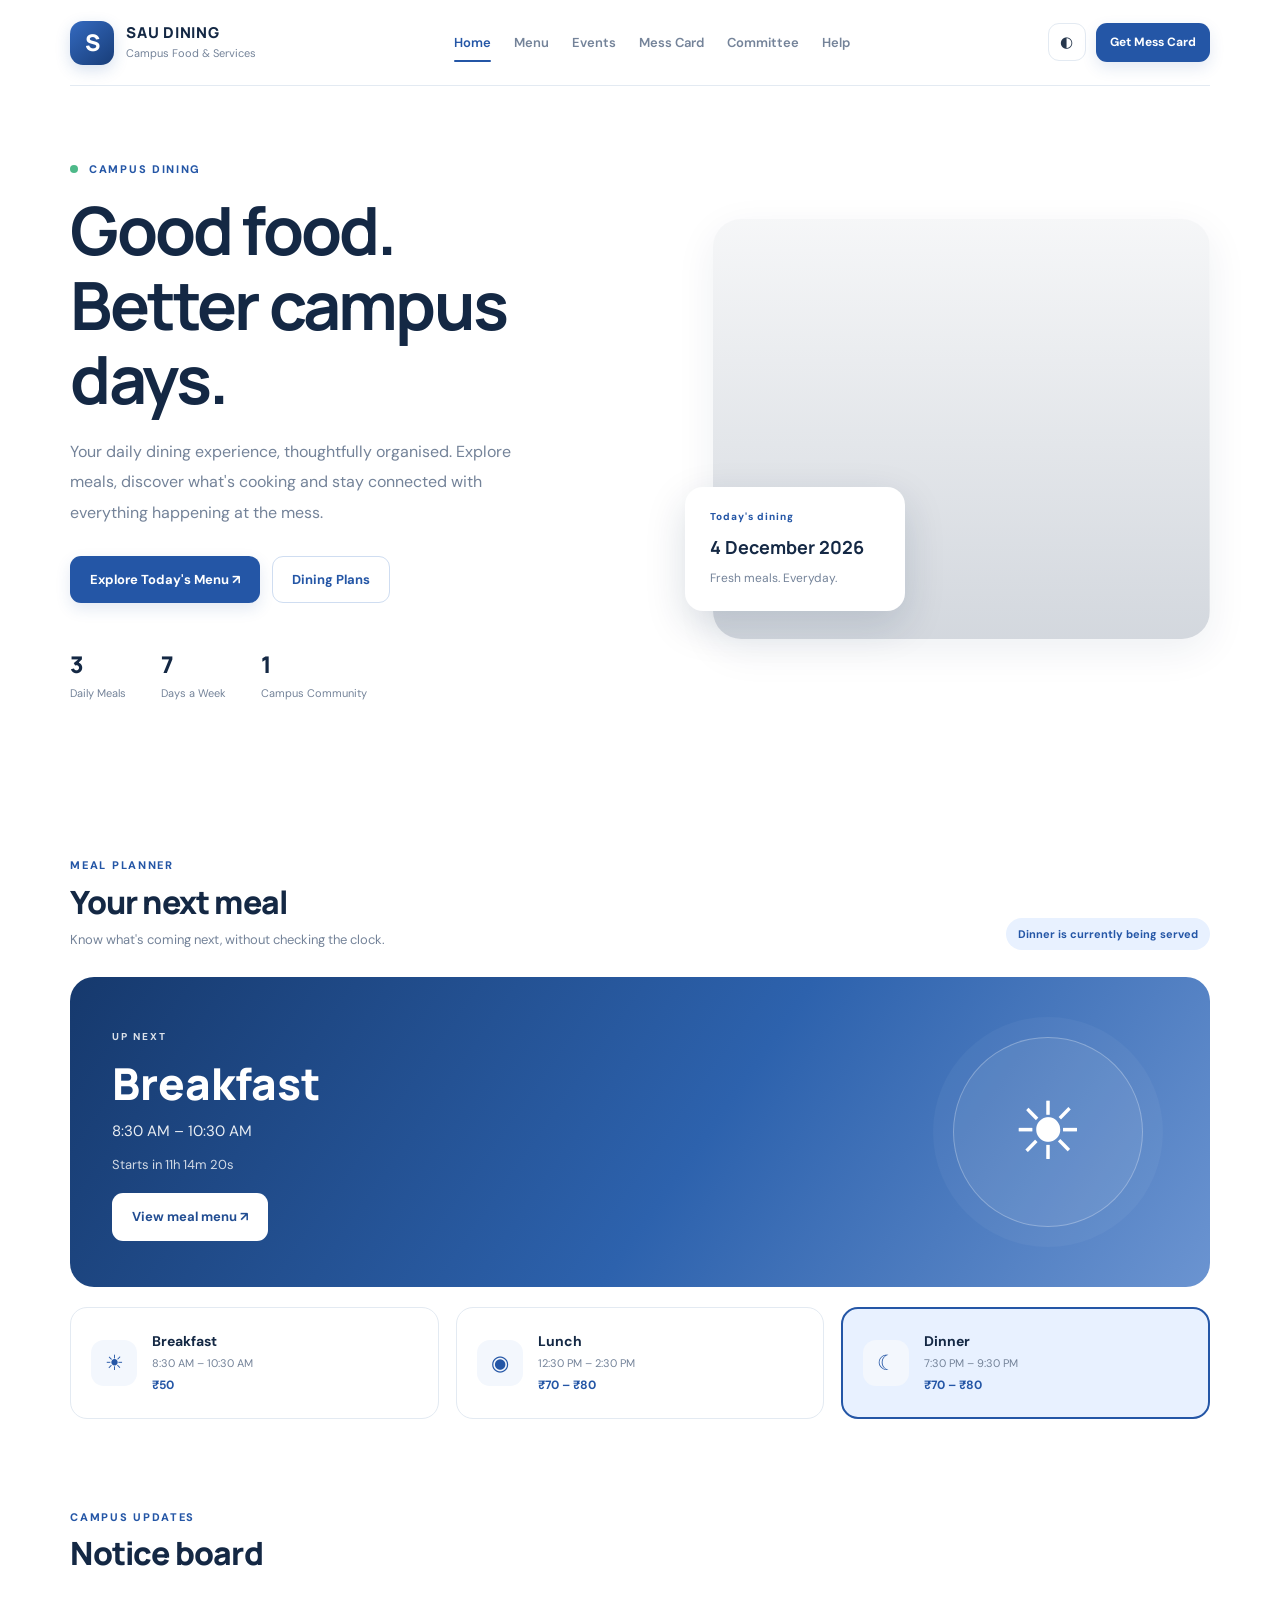
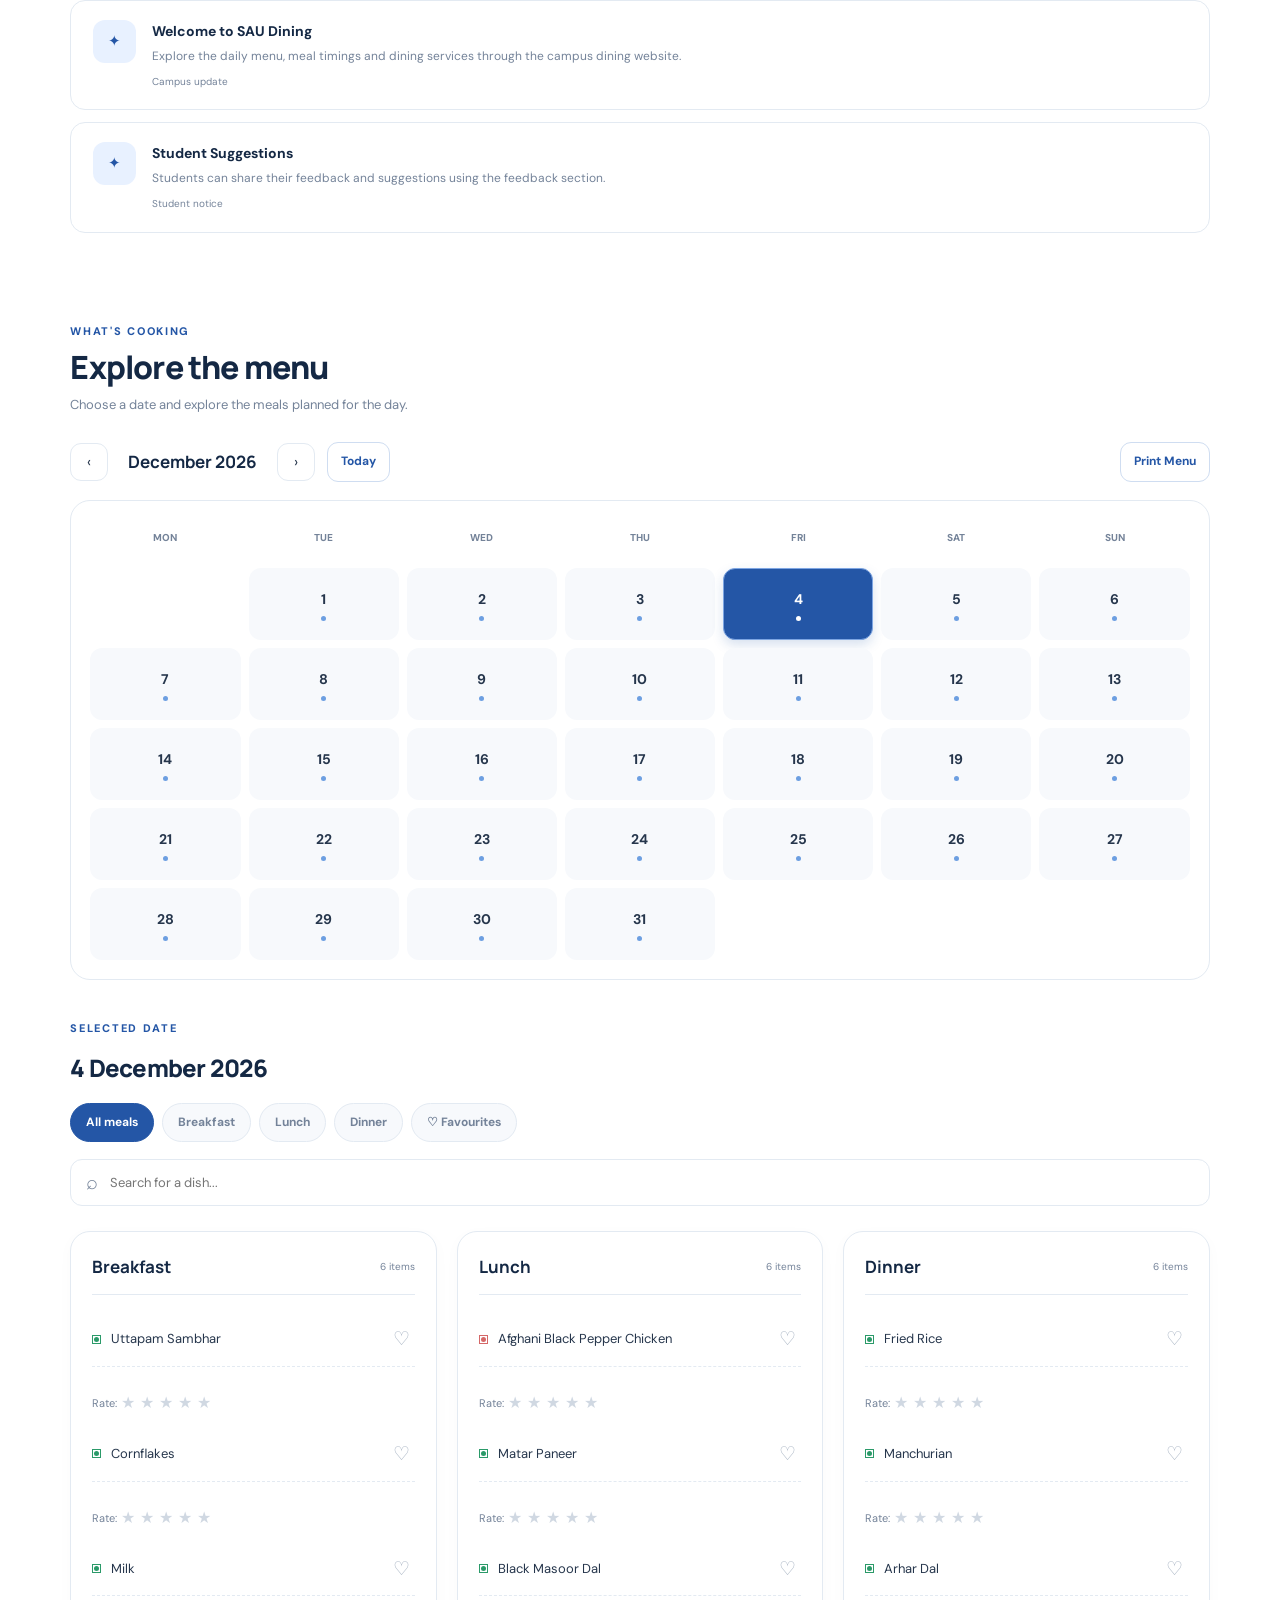
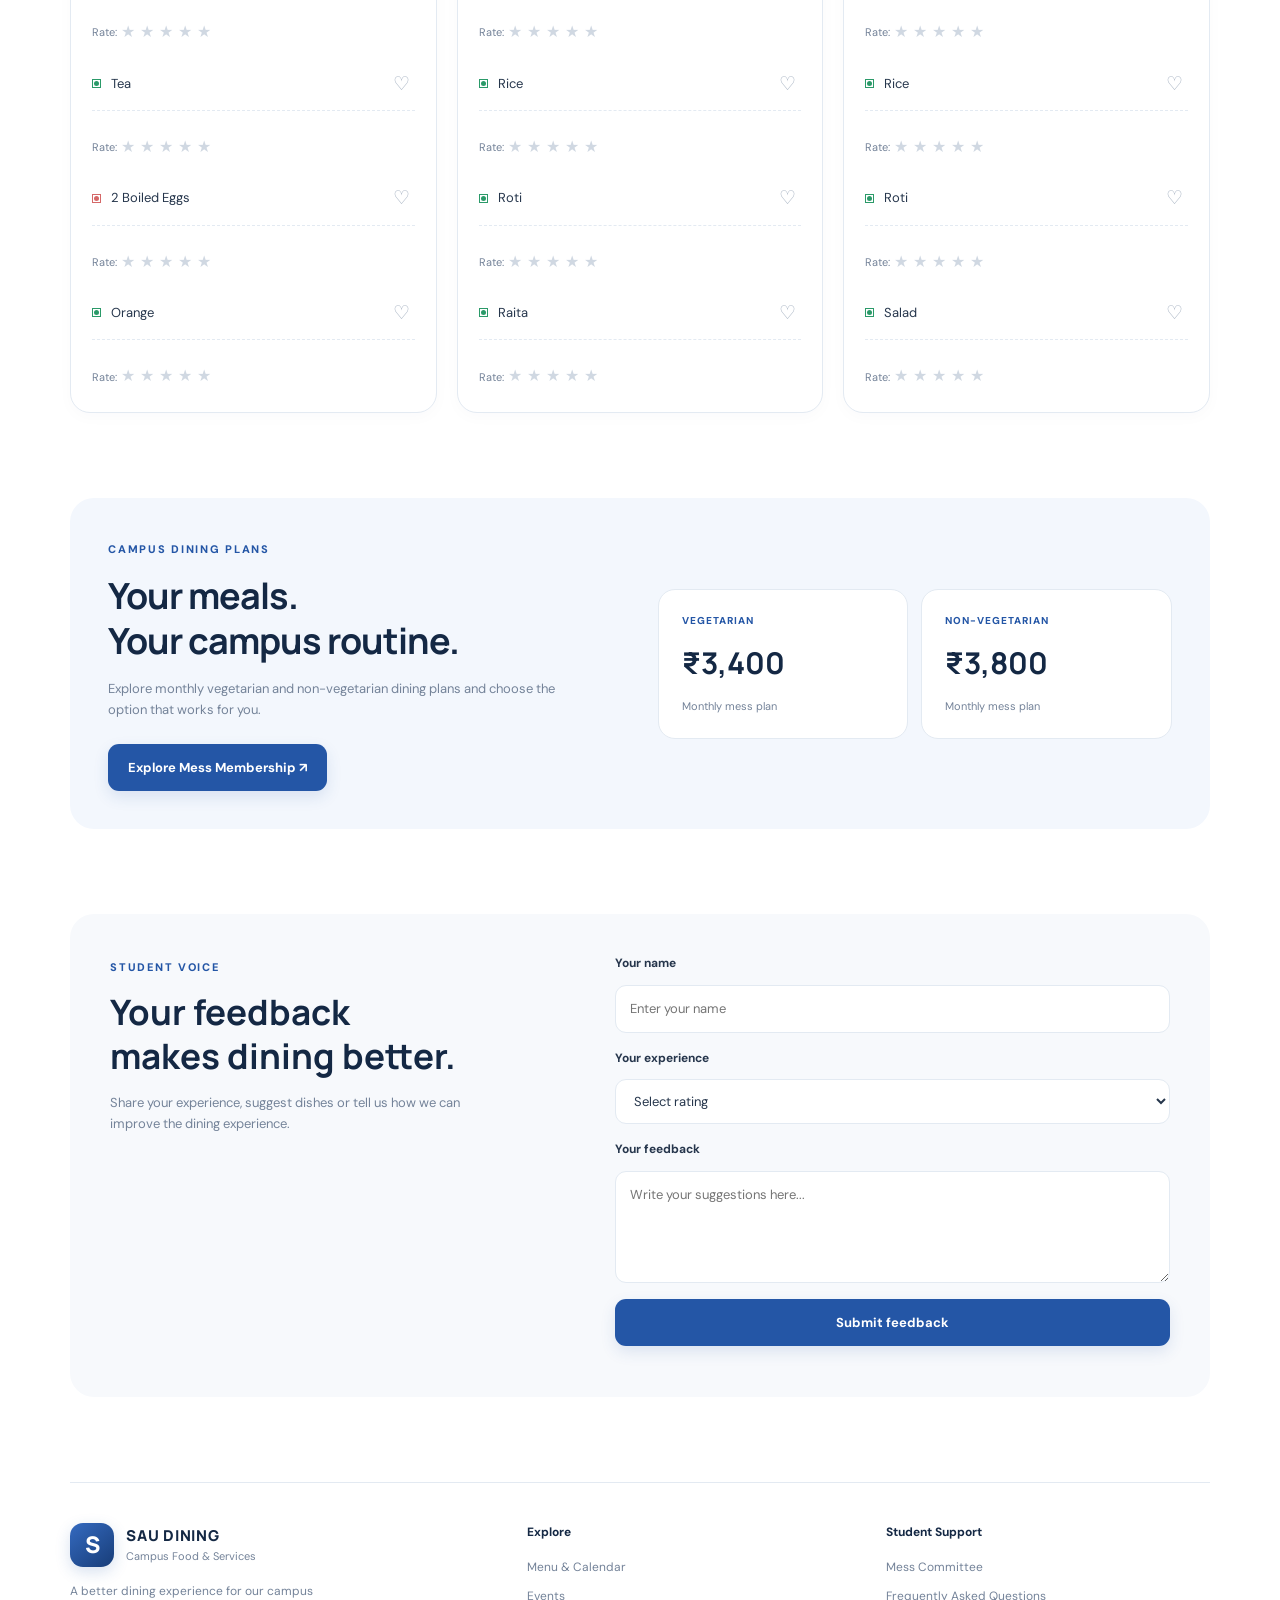
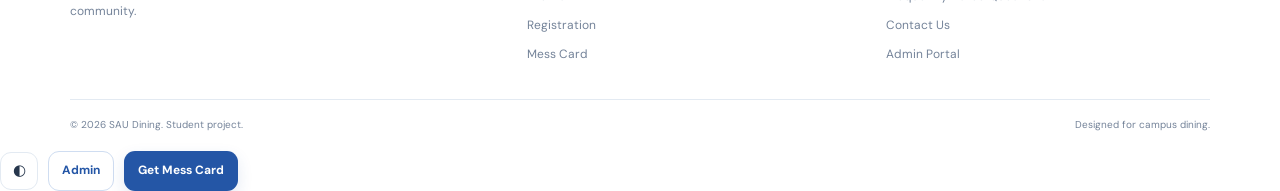
<file: index.html>
<!DOCTYPE html>
<html lang="en">
<head>
  <meta charset="UTF-8">
  <meta name="viewport" content="width=device-width, initial-scale=1.0">
  <title>SAU Dining | Campus Food & Menu</title>
  <meta name="description" content="South Asian University dining menu, meal timings, food plans and student dining services.">
  <link rel="preconnect" href="https://fonts.googleapis.com">
  <link rel="preconnect" href="https://fonts.gstatic.com" crossorigin>
  <link href="https://fonts.googleapis.com/css2?family=DM+Sans:wght@400;500;600;700&family=Manrope:wght@400;500;600;700;800&display=swap" rel="stylesheet">
  <link rel="stylesheet" href="assets/css/style.css">
</head>

<body data-page="home">

<div class="site-shell">

  <header class="topbar">
    <a href="index.html" class="brand">
      <span class="brand-mark">S</span>
      <span class="brand-text">
        <strong>SAU DINING</strong>
        <small>Campus Food & Services</small>
      </span>
    </a>

    <button class="mobile-menu-btn" id="mobileMenuBtn" aria-label="Open menu">☰</button>

    <nav class="main-nav" id="mainNav">
      <a class="nav-link active" href="index.html">Home</a>
      <a class="nav-link" href="#menuSection">Menu</a>
      <a class="nav-link" href="events.html">Events</a>
      <a class="nav-link" href="mess-card.html">Mess Card</a>
      <a class="nav-link" href="committee.html">Committee</a>
      <a class="nav-link" href="faq.html">Help</a>
    </nav>

    <div class="header-actions">
      <button class="icon-button" id="themeToggle" title="Toggle theme">◐</button>
      <a class="button button-primary button-small" href="mess-card.html">Get Mess Card</a>
    </div>
  </header>

  <main>

    <section class="hero-section">
      <div class="hero-copy">
        <span class="eyebrow">
          <span class="live-dot"></span>
          CAMPUS DINING
        </span>

        <h1>Good food.<br>Better campus days.</h1>

        <p>
          Your daily dining experience, thoughtfully organised.
          Explore meals, discover what's cooking and stay connected
          with everything happening at the mess.
        </p>

        <div class="hero-actions">
          <a href="#menuSection" class="button button-primary">Explore Today's Menu ↗</a>
          <a href="mess-card.html" class="button button-outline">Dining Plans</a>
        </div>

        <div class="hero-mini-stats">
          <div>
            <strong>3</strong>
            <span>Daily Meals</span>
          </div>
          <div>
            <strong>7</strong>
            <span>Days a Week</span>
          </div>
          <div>
            <strong>1</strong>
            <span>Campus Community</span>
          </div>
        </div>
      </div>

      <div class="hero-visual">
        <div class="hero-food-image"></div>
        <div class="hero-floating-card">
          <span class="floating-label">Today's dining</span>
          <strong id="heroDate">Loading date...</strong>
          <span class="floating-subtext">Fresh meals. Everyday.</span>
        </div>
      </div>
    </section>

    <!-- SMART NEXT MEAL -->
    <section class="next-meal-section">
      <div class="section-heading">
        <div>
          <span class="eyebrow">MEAL PLANNER</span>
          <h2>Your next meal</h2>
          <p>Know what's coming next, without checking the clock.</p>
        </div>
        <span class="status-pill" id="mealStatus">Updating</span>
      </div>

      <div class="next-meal-card" id="nextMealCard">
        <div class="next-meal-content">
          <span class="next-meal-overline">UP NEXT</span>
          <h2 id="nextMealName">Breakfast</h2>
          <p id="nextMealTiming">8:30 AM – 10:30 AM</p>
          <p id="nextMealCountdown" class="countdown">Calculating...</p>
          <a href="#menuSection" class="button button-light">View meal menu ↗</a>
        </div>

        <div class="next-meal-illustration">
          <div class="meal-circle">
            <span id="nextMealIcon">☀</span>
          </div>
        </div>
      </div>

      <div class="meal-timings-grid">
        <article class="timing-card" data-meal="breakfast">
          <span class="timing-icon">☀</span>
          <div>
            <strong>Breakfast</strong>
            <p>8:30 AM – 10:30 AM</p>
            <span>₹50</span>
          </div>
        </article>

        <article class="timing-card" data-meal="lunch">
          <span class="timing-icon">◉</span>
          <div>
            <strong>Lunch</strong>
            <p>12:30 PM – 2:30 PM</p>
            <span>₹70 – ₹80</span>
          </div>
        </article>

        <article class="timing-card" data-meal="dinner">
          <span class="timing-icon">☾</span>
          <div>
            <strong>Dinner</strong>
            <p>7:30 PM – 9:30 PM</p>
            <span>₹70 – ₹80</span>
          </div>
        </article>
      </div>
    </section>

    <!-- ANNOUNCEMENTS -->
    <section class="announcement-section" id="announcementsSection">
      <div class="section-heading">
        <div>
          <span class="eyebrow">CAMPUS UPDATES</span>
          <h2>Notice board</h2>
        </div>
      </div>

      <div class="announcement-list" id="announcementList">
        <div class="empty-state">Loading announcements...</div>
      </div>
    </section>

    <!-- MENU -->
    <section class="menu-section" id="menuSection">
      <div class="section-heading">
        <div>
          <span class="eyebrow">WHAT'S COOKING</span>
          <h2>Explore the menu</h2>
          <p>Choose a date and explore the meals planned for the day.</p>
        </div>
      </div>

      <div class="menu-toolbar">
        <div class="calendar-controls">
          <button class="icon-button" id="prevMonth" aria-label="Previous month">‹</button>
          <strong id="calendarMonth">Month</strong>
          <button class="icon-button" id="nextMonth" aria-label="Next month">›</button>
          <button class="button button-outline button-small" id="todayBtn">Today</button>
        </div>

        <button class="button button-outline button-small" id="printMenuBtn">Print Menu</button>
      </div>

      <div class="calendar-panel">
        <div class="calendar-weekdays">
          <span>MON</span><span>TUE</span><span>WED</span>
          <span>THU</span><span>FRI</span><span>SAT</span><span>SUN</span>
        </div>
        <div class="calendar-grid" id="calendarGrid"></div>
      </div>

      <div class="selected-date-heading">
        <div>
          <span class="eyebrow">SELECTED DATE</span>
          <h3 id="selectedDateTitle">Today's Menu</h3>
        </div>
      </div>

      <div class="meal-filter-row">
        <button class="filter-button active" data-meal-filter="all">All meals</button>
        <button class="filter-button" data-meal-filter="breakfast">Breakfast</button>
        <button class="filter-button" data-meal-filter="lunch">Lunch</button>
        <button class="filter-button" data-meal-filter="dinner">Dinner</button>
        <button class="filter-button" id="favouritesFilter">♡ Favourites</button>
      </div>

      <div class="menu-search">
        <span>⌕</span>
        <input type="search" id="menuSearch" placeholder="Search for a dish...">
      </div>

      <div class="menu-meals-container" id="menuMealsContainer">
        <div class="empty-state">Loading menu...</div>
      </div>
    </section>

    <!-- MESS MEMBERSHIP PREVIEW -->
    <section class="membership-preview">
      <div class="membership-preview-copy">
        <span class="eyebrow">CAMPUS DINING PLANS</span>
        <h2>Your meals.<br>Your campus routine.</h2>
        <p>
          Explore monthly vegetarian and non-vegetarian dining plans
          and choose the option that works for you.
        </p>
        <a href="mess-card.html" class="button button-primary">Explore Mess Membership ↗</a>
      </div>

      <div class="membership-price-preview">
        <div class="price-preview">
          <span>VEGETARIAN</span>
          <strong>₹3,400</strong>
          <small>Monthly mess plan</small>
        </div>
        <div class="price-preview">
          <span>NON-VEGETARIAN</span>
          <strong>₹3,800</strong>
          <small>Monthly mess plan</small>
        </div>
      </div>
    </section>

    <!-- FEEDBACK -->
    <section class="feedback-section" id="feedbackSection">
      <div class="feedback-layout">
        <div class="feedback-copy">
          <span class="eyebrow">STUDENT VOICE</span>
          <h2>Your feedback<br>makes dining better.</h2>
          <p>
            Share your experience, suggest dishes or tell us how
            we can improve the dining experience.
          </p>
        </div>

        <form id="feedbackForm" class="feedback-form">
          <label for="feedbackName">Your name</label>
          <input id="feedbackName" name="name" type="text" placeholder="Enter your name" required>

          <label for="feedbackRating">Your experience</label>
          <select id="feedbackRating" name="rating" required>
            <option value="">Select rating</option>
            <option value="5">Excellent</option>
            <option value="4">Very good</option>
            <option value="3">Good</option>
            <option value="2">Needs improvement</option>
            <option value="1">Poor</option>
          </select>

          <label for="feedbackMessage">Your feedback</label>
          <textarea id="feedbackMessage" name="message" rows="4" placeholder="Write your suggestions here..." required></textarea>

          <button class="button button-primary button-full" type="submit">Submit feedback</button>
          <p class="form-status" id="feedbackStatus"></p>
        </form>
      </div>
    </section>

  </main>

  <!-- FOOTER -->
  <footer class="site-footer">
    <div class="footer-main">
      <div class="footer-brand">
        <a href="index.html" class="brand">
          <span class="brand-mark">S</span>
          <span class="brand-text">
            <strong>SAU DINING</strong>
            <small>Campus Food & Services</small>
          </span>
        </a>
        <p>A better dining experience for our campus community.</p>
      </div>

      <div class="footer-links">
        <strong>Explore</strong>
        <a href="index.html#menuSection">Menu & Calendar</a>
        <a href="events.html">Events</a>
        <a href="registration.html">Registration</a>
        <a href="mess-card.html">Mess Card</a>
      </div>

      <div class="footer-links">
        <strong>Student Support</strong>
        <a href="committee.html">Mess Committee</a>
        <a href="faq.html">Frequently Asked Questions</a>
        <a href="contacts.html">Contact Us</a>
        <a href="admin.html">Admin Portal</a>
      </div>
    </div>

    <div class="footer-bottom">
      <span>© <span id="footerYear"></span> SAU Dining. Student project.</span>
      <span>Designed for campus dining.</span>
    </div>
  </footer>

</div>

<div id="toastContainer" class="toast-container"></div>



<div class="header-actions">
  <button class="icon-button" id="themeToggle" title="Toggle theme">◐</button>
  <a href="admin.html" class="button button-outline button-small">Admin</a>
  <a href="mess-card.html" class="button button-primary button-small">Get Mess Card</a>
</div>
<script src="assets/js/script.js"></script>

</body>
</html>
</file>
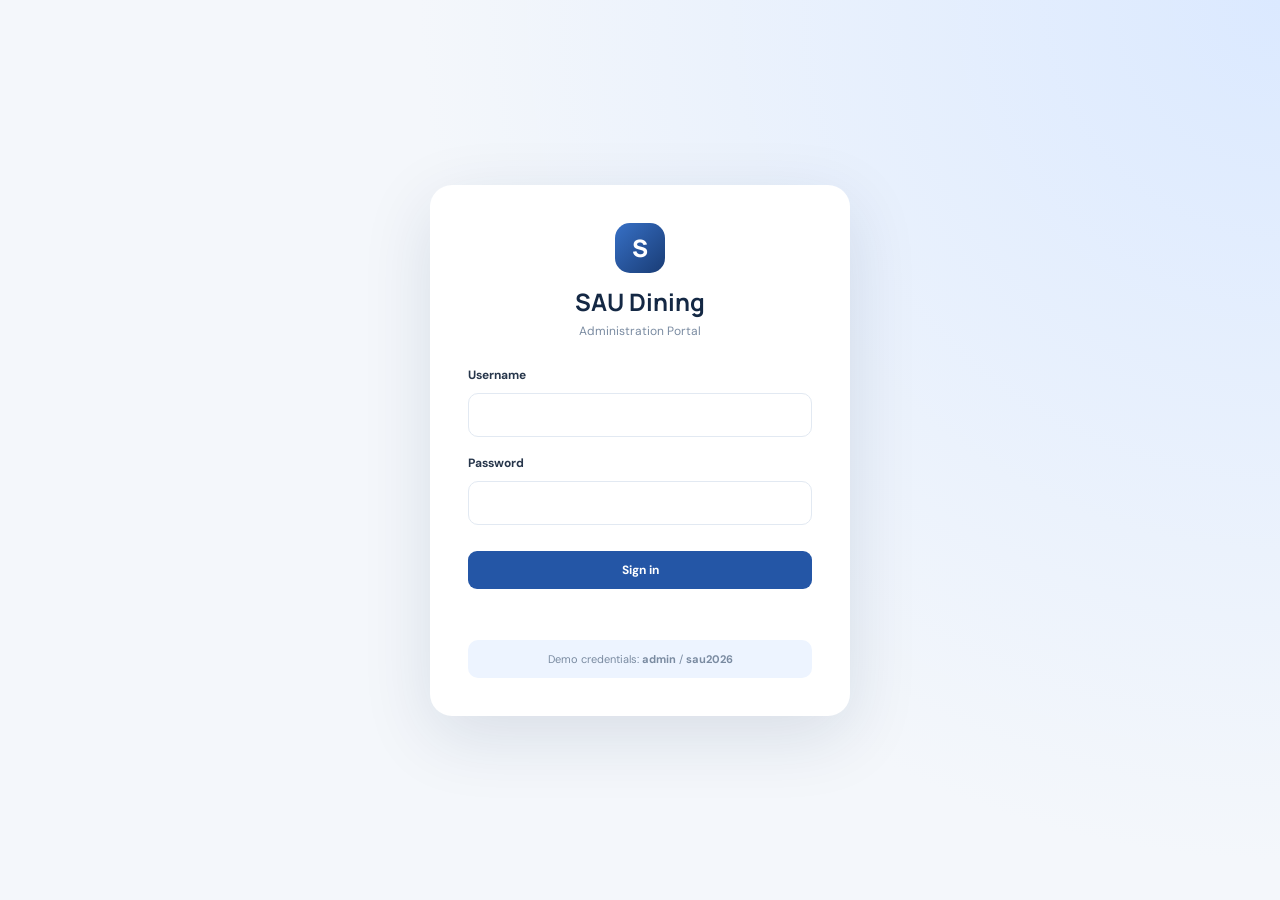
<file: admin.html>
<!DOCTYPE html>
<html lang="en">
<head>
<meta charset="UTF-8">
<meta name="viewport" content="width=device-width, initial-scale=1">
<title>SAU Dining | Admin Portal</title>
<link href="https://fonts.googleapis.com/css2?family=DM+Sans:wght@400;500;600;700&family=Manrope:wght@400;700;800&display=swap" rel="stylesheet">
<link rel="stylesheet" href="assets/css/admin.css">
</head>
<body>

<div class="admin-login-screen" id="loginScreen">
<div class="login-card">
<div class="login-brand">
<div class="admin-logo">S</div>
<h1>SAU Dining</h1>
<p>Administration Portal</p>
</div>

<form id="adminLoginForm">
<label for="adminUsername">Username</label>
<input id="adminUsername" autocomplete="username" required>

<label for="adminPassword">Password</label>
<input id="adminPassword" type="password" autocomplete="current-password" required>

<button class="admin-button primary full" type="submit">Sign in</button>
<p id="loginError" class="admin-error"></p>
</form>

<div class="login-note">
Demo credentials: <strong>admin</strong> / <strong>sau2026</strong>
</div>
</div>
</div>

<div class="admin-app hidden" id="adminApp">

<aside class="admin-sidebar">
<div class="admin-sidebar-brand">
<div class="admin-logo">S</div>
<div><strong>SAU Dining</strong><small>Admin Console</small></div>
</div>

<nav class="admin-navigation">
<button class="admin-nav active" data-panel="overview">▦ Overview</button>
<button class="admin-nav" data-panel="menu">☷ Menu Manager</button>
<button class="admin-nav" data-panel="announcements">✦ Announcements</button>
<button class="admin-nav" data-panel="data">▤ Student Data</button>
</nav>

<div class="admin-sidebar-bottom">
<a href="index.html" class="admin-nav">↗ View Website</a>
<button id="adminLogout" class="admin-nav">⇥ Sign Out</button>
</div>
</aside>

<main class="admin-main">

<header class="admin-header">
<div>
<span class="admin-kicker">ADMINISTRATION</span>
<h1 id="adminPageTitle">Dashboard Overview</h1>
</div>
<div class="admin-header-actions">
<button class="admin-button outline" id="exportMenuBtn">Export Menu JSON</button>
<button class="admin-button primary" id="saveDraftBtn">Save Changes</button>
</div>
</header>

<div class="admin-notice">
<strong>Local editing mode.</strong>
Changes are stored in this browser. Export your menu JSON and replace
the website's menu.json to publish updates.
</div>

<!-- OVERVIEW -->
<section class="admin-panel active" id="panel-overview">
<div class="admin-stat-grid">
<div class="admin-stat-card"><span>Menu Days</span><strong id="statMenuDays">7</strong><small>Weekly menu structure</small></div>
<div class="admin-stat-card"><span>Announcements</span><strong id="statAnnouncements">0</strong><small>Saved notices</small></div>
<div class="admin-stat-card"><span>Feedback</span><strong id="statFeedback">0</strong><small>Browser records</small></div>
<div class="admin-stat-card"><span>Questions</span><strong id="statQuestions">0</strong><small>Student submissions</small></div>
</div>

<div class="admin-card">
<div class="admin-card-heading">
<div><h2>Quick actions</h2><p>Manage dining information from here.</p></div>
</div>
<div class="admin-quick-actions">
<button class="admin-quick-action" data-goto="menu"><span>☷</span><strong>Edit Menu</strong><small>Update dishes and meals</small></button>
<button class="admin-quick-action" data-goto="announcements"><span>✦</span><strong>Announcements</strong><small>Create dining notices</small></button>
<button class="admin-quick-action" data-goto="data"><span>▤</span><strong>Student Records</strong><small>Review local submissions</small></button>
</div>
</div>

<div class="admin-card">
<div class="admin-card-heading"><div><h2>Meal timings & rates</h2><p>Displayed on the student website.</p></div></div>
<div class="admin-rate-grid">
<div><strong>Breakfast</strong><span>8:30 AM – 10:30 AM</span><b>₹50</b></div>
<div><strong>Lunch</strong><span>12:30 PM – 2:30 PM</span><b>₹70–₹80</b></div>
<div><strong>Dinner</strong><span>7:30 PM – 9:30 PM</span><b>₹70–₹80</b></div>
</div>
</div>

<div class="admin-card">
<div class="admin-card-heading"><div><h2>Menu data status</h2><p>Loaded from menu.json or saved local draft.</p></div></div>
<p id="menuStatus" class="admin-status">Loading menu...</p>
<button id="reloadMenuBtn" class="admin-button outline">Reload Original menu.json</button>
</div>
</section>

<!-- MENU MANAGER -->
<section class="admin-panel" id="panel-menu">

<div class="admin-card">
<div class="admin-card-heading">
<div><h2>Menu editor</h2><p>Select a date and meal to manage dishes.</p></div>
</div>

<div class="admin-form-grid">
<div>
<label for="adminMenuDate">Menu date</label>
<input type="date" id="adminMenuDate">
</div>

<div>
<label for="adminMealSelect">Meal</label>
<select id="adminMealSelect">
<option value="breakfast">Breakfast</option>
<option value="lunch">Lunch</option>
<option value="dinner">Dinner</option>
</select>
</div>

<div class="admin-form-grid">
<div>
<label for="adminDishName">Dish name</label>
<input id="adminDishName" placeholder="Enter dish name">
</div>
<div>
<label for="adminDishType">Dish category</label>
<select id="adminDishType">
<option value="veg">Vegetarian</option>
<option value="nonveg">Non-vegetarian</option>
</select>
</div>
</div>

<button id="addDishBtn" class="admin-button primary">+ Add Dish</button>
<button id="copyWeekBtn" class="admin-button outline">Fill selected month from weekly menu</button>
<button id="clearDayBtn" class="admin-button danger">Clear selected meal</button>
</div>

<div class="admin-card">
<div class="admin-card-heading">
<div><h2>Selected menu</h2><p>Remove dishes using the delete control.</p></div>
</div>
<div id="adminDishList" class="admin-dish-list"></div>
</div>

<div class="admin-card">
<div class="admin-card-heading">
<div><h2>Menu data tools</h2><p>Import or export JSON files.</p></div>
</div>
<div class="admin-tools">
<label class="admin-button outline file-button">
Import menu JSON
<input type="file" id="importMenuFile" accept=".json,application/json">
</label>
<button id="exportMenuBtn" class="admin-button outline">Download menu.json</button>
<button id="resetDraftBtn" class="admin-button danger">Delete local draft</button>
</div>
</div>

</section>

<!-- ANNOUNCEMENTS -->
<section class="admin-panel" id="panel-announcements">

<div class="admin-card">
<div class="admin-card-heading"><div><h2>Create announcement</h2><p>Write a message to display on the homepage.</p></div></div>

<form id="announcementForm">
<label for="announcementTitle">Announcement title</label>
<input id="announcementTitle" required placeholder="Enter announcement title">

<label for="announcementMessage">Announcement message</label>
<textarea id="announcementMessage" rows="4" required placeholder="Write your message"></textarea>

<label for="announcementDate">Display date</label>
<input id="announcementDate" placeholder="Campus update">

<button class="admin-button primary" type="submit">Add announcement</button>
</form>
</div>

<div class="admin-card">
<div class="admin-card-heading"><div><h2>Current announcements</h2></div></div>
<div id="adminAnnouncementList"></div>
</div>
</section>

<!-- DATA -->
<section class="admin-panel" id="panel-data">
<div class="admin-card">
<div class="admin-card-heading"><div><h2>Student data</h2><p>Records stored in this browser only.</p></div></div>
</div>

<div class="admin-data-tabs">
<button class="admin-data-tab active" data-data-type="feedback">Feedback</button>
<button class="admin-data-tab" data-data-type="registrations">Registrations</button>
<button class="admin-data-tab" data-data-type="questions">Questions</button>
<button class="admin-data-tab" data-data-type="messApplications">Mess Applications</button>
<button class="admin-data-tab" data-data-type="contacts">Contact Messages</button>
</div>

<div class="admin-card">
<div id="adminRecords"></div>
<button class="admin-button outline" id="exportRecordsBtn">Export displayed data</button>
<button class="admin-button danger" id="clearRecordsBtn">Clear displayed records</button>
</div>
</section>

</main>
</div>

<script src="assets/js/admin.js"></script>
</body>
</html>
</file>
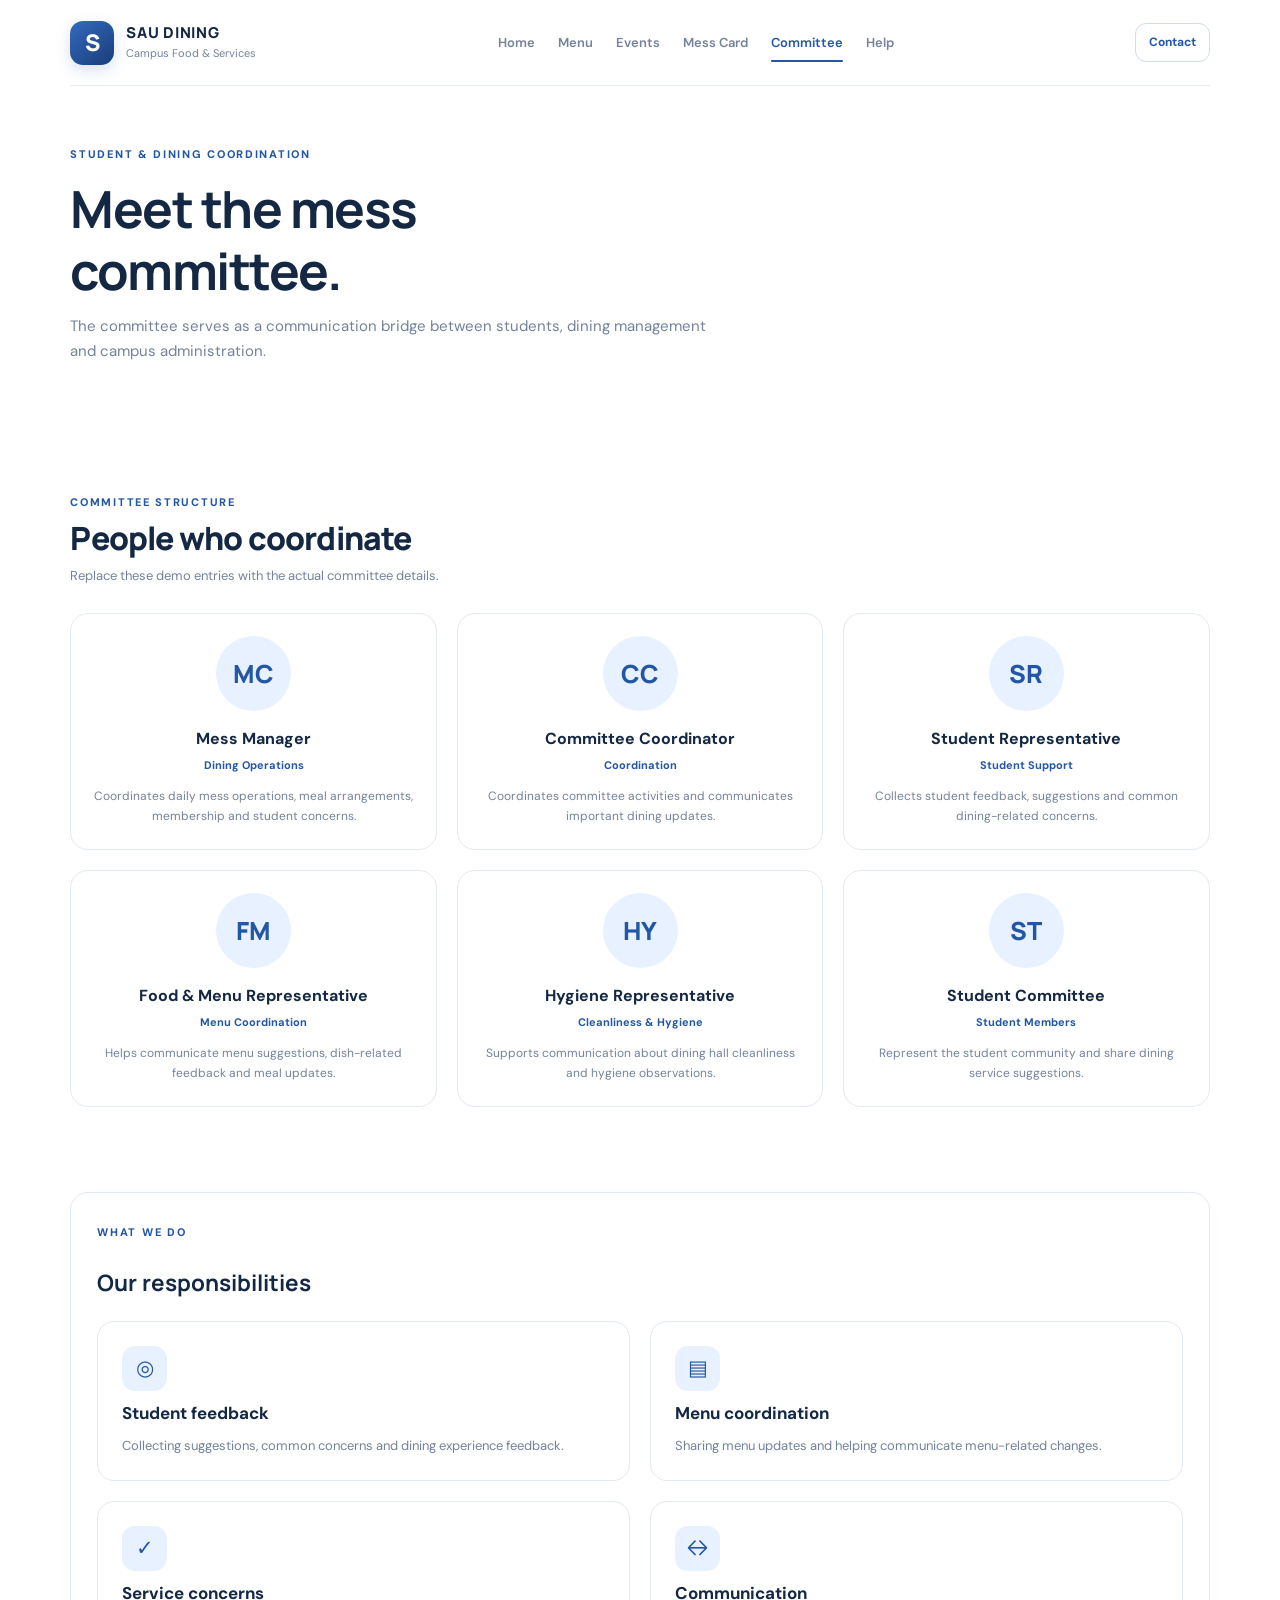
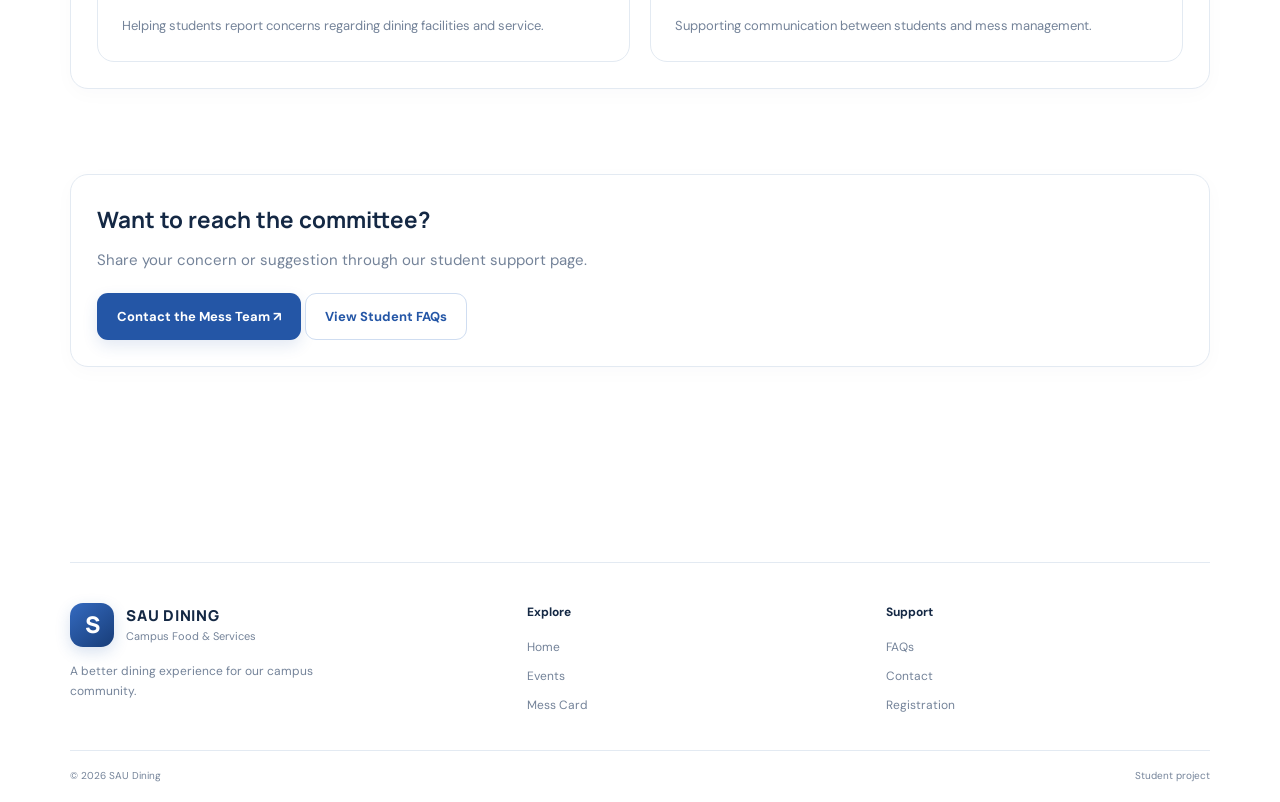
<file: committee.html>
<!DOCTYPE html>
<html lang="en">
<head>
<meta charset="UTF-8">
<meta name="viewport" content="width=device-width, initial-scale=1">
<title>Mess Committee | SAU Dining</title>
<link href="https://fonts.googleapis.com/css2?family=DM+Sans:wght@400;500;600;700&family=Manrope:wght@400;700;800&display=swap" rel="stylesheet">
<link rel="stylesheet" href="assets/css/style.css">
</head>
<body data-page="committee">
<div class="site-shell">
<header class="topbar">
<a href="index.html" class="brand">
<span class="brand-mark">S</span>
<span class="brand-text"><strong>SAU DINING</strong><small>Campus Food & Services</small></span>
</a>
<button class="mobile-menu-btn" id="mobileMenuBtn">☰</button>
<nav class="main-nav" id="mainNav">
<a class="nav-link" href="index.html">Home</a>
<a class="nav-link" href="index.html#menuSection">Menu</a>
<a class="nav-link" href="events.html">Events</a>
<a class="nav-link" href="mess-card.html">Mess Card</a>
<a class="nav-link active" href="committee.html">Committee</a>
<a class="nav-link" href="faq.html">Help</a>
</nav>
<div class="header-actions">
<a href="contacts.html" class="button button-outline button-small">Contact</a>
</div>
</header>

<section class="page-hero">
<span class="eyebrow">STUDENT & DINING COORDINATION</span>
<h1>Meet the mess<br>committee.</h1>
<p>The committee serves as a communication bridge between students, dining management and campus administration.</p>
</section>

<main class="page-content">

<section>
<div class="section-heading">
<div>
<span class="eyebrow">COMMITTEE STRUCTURE</span>
<h2>People who coordinate</h2>
<p>Replace these demo entries with the actual committee details.</p>
</div>
</div>

<div class="card-grid">
<article class="member-card">
<div class="member-avatar">MC</div>
<h3>Mess Manager</h3>
<span class="member-role">Dining Operations</span>
<p>Coordinates daily mess operations, meal arrangements, membership and student concerns.</p>
</article>

<article class="member-card">
<div class="member-avatar">CC</div>
<h3>Committee Coordinator</h3>
<span class="member-role">Coordination</span>
<p>Coordinates committee activities and communicates important dining updates.</p>
</article>

<article class="member-card">
<div class="member-avatar">SR</div>
<h3>Student Representative</h3>
<span class="member-role">Student Support</span>
<p>Collects student feedback, suggestions and common dining-related concerns.</p>
</article>

<article class="member-card">
<div class="member-avatar">FM</div>
<h3>Food & Menu Representative</h3>
<span class="member-role">Menu Coordination</span>
<p>Helps communicate menu suggestions, dish-related feedback and meal updates.</p>
</article>

<article class="member-card">
<div class="member-avatar">HY</div>
<h3>Hygiene Representative</h3>
<span class="member-role">Cleanliness & Hygiene</span>
<p>Supports communication about dining hall cleanliness and hygiene observations.</p>
</article>

<article class="member-card">
<div class="member-avatar">ST</div>
<h3>Student Committee</h3>
<span class="member-role">Student Members</span>
<p>Represent the student community and share dining service suggestions.</p>
</article>
</div>
</section>

<section>
<div class="content-card">
<span class="eyebrow">WHAT WE DO</span>
<h2 style="font-family:var(--heading);color:var(--navy);margin:8px 0 20px">Our responsibilities</h2>
<div class="card-grid two-column">
<div class="info-card">
<div class="card-icon">◎</div>
<h3>Student feedback</h3>
<p>Collecting suggestions, common concerns and dining experience feedback.</p>
</div>
<div class="info-card">
<div class="card-icon">▤</div>
<h3>Menu coordination</h3>
<p>Sharing menu updates and helping communicate menu-related changes.</p>
</div>
<div class="info-card">
<div class="card-icon">✓</div>
<h3>Service concerns</h3>
<p>Helping students report concerns regarding dining facilities and service.</p>
</div>
<div class="info-card">
<div class="card-icon">↔</div>
<h3>Communication</h3>
<p>Supporting communication between students and mess management.</p>
</div>
</div>
</div>
</section>

<section>
<div class="content-card">
<h2 style="font-family:var(--heading);color:var(--navy)">Want to reach the committee?</h2>
<p style="color:var(--muted);margin:10px 0 20px">Share your concern or suggestion through our student support page.</p>
<a href="contacts.html" class="button button-primary">Contact the Mess Team ↗</a>
<a href="faq.html" class="button button-outline">View Student FAQs</a>
</div>
</section>

</main>

<footer class="site-footer">
<div class="footer-main">
<div class="footer-brand">
<a href="index.html" class="brand"><span class="brand-mark">S</span><span class="brand-text"><strong>SAU DINING</strong><small>Campus Food & Services</small></span></a>
<p>A better dining experience for our campus community.</p>
</div>
<div class="footer-links"><strong>Explore</strong><a href="index.html">Home</a><a href="events.html">Events</a><a href="mess-card.html">Mess Card</a></div>
<div class="footer-links"><strong>Support</strong><a href="faq.html">FAQs</a><a href="contacts.html">Contact</a><a href="registration.html">Registration</a></div>
</div>
<div class="footer-bottom"><span>© 2026 SAU Dining</span><span>Student project</span></div>
</footer>
</div>
<div id="toastContainer" class="toast-container"></div>
<script src="assets/js/script.js"></script>
</body>
</html>
</file>
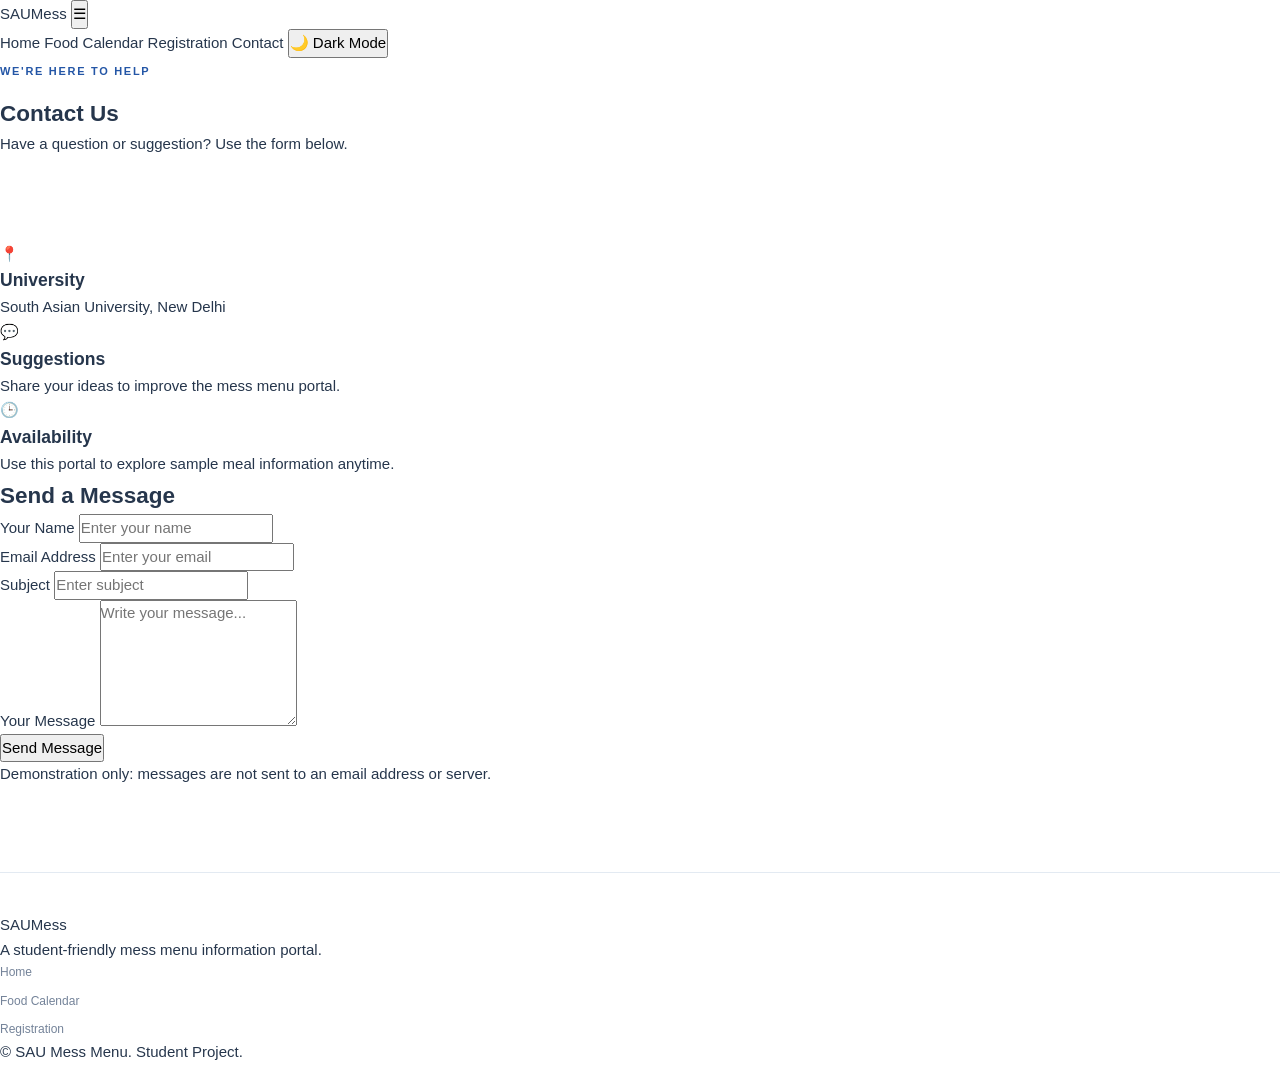
<file: contact.html>
<!DOCTYPE html>
<html lang="en">
<head>
    <meta charset="UTF-8">
    <meta name="viewport" content="width=device-width, initial-scale=1.0">
    <title>Contact Us | SAU Mess Menu</title>
    <link rel="stylesheet" href="style.css">
    <script src="script.js" defer></script>
</head>
<body>

<header class="site-header">
    <nav class="navbar container">
        <a href="index.html" class="logo">SAU<span>Mess</span></a>
        <button class="menu-toggle" id="menuToggle" aria-label="Toggle navigation">☰</button>
        <div class="nav-links" id="navLinks">
            <a href="index.html">Home</a>
            <a href="events.html">Food Calendar</a>
            <a href="registration.html">Registration</a>
            <a class="active" href="contact.html">Contact</a>
            <button class="theme-toggle" id="themeToggle" type="button">🌙 Dark Mode</button>
        </div>
    </nav>
</header>

<main class="container page-main">
    <section class="page-heading">
        <span class="eyebrow">WE'RE HERE TO HELP</span>
        <h1>Contact Us</h1>
        <p>Have a question or suggestion? Use the form below.</p>
    </section>

    <section class="contact-layout section">
        <div class="contact-info">
            <div class="contact-card">
                <span class="feature-icon">📍</span>
                <h3>University</h3>
                <p>South Asian University, New Delhi</p>
            </div>
            <div class="contact-card">
                <span class="feature-icon">💬</span>
                <h3>Suggestions</h3>
                <p>Share your ideas to improve the mess menu portal.</p>
            </div>
            <div class="contact-card">
                <span class="feature-icon">🕒</span>
                <h3>Availability</h3>
                <p>Use this portal to explore sample meal information anytime.</p>
            </div>
        </div>

        <form id="contactForm" class="panel form-card">
            <h2>Send a Message</h2>

            <div class="form-group">
                <label for="contactName">Your Name</label>
                <input type="text" id="contactName" placeholder="Enter your name" required>
            </div>

            <div class="form-group">
                <label for="contactEmail">Email Address</label>
                <input type="email" id="contactEmail" placeholder="Enter your email" required>
            </div>

            <div class="form-group">
                <label for="contactSubject">Subject</label>
                <input type="text" id="contactSubject" placeholder="Enter subject" required>
            </div>

            <div class="form-group">
                <label for="contactMessage">Your Message</label>
                <textarea id="contactMessage" rows="5" placeholder="Write your message..." required></textarea>
            </div>

            <button type="submit" class="btn btn-primary">Send Message</button>
            <p id="contactResponse" class="form-message" aria-live="polite"></p>

            <p class="small-note">
                Demonstration only: messages are not sent to an email address or server.
            </p>
        </form>
    </section>
</main>

<footer class="site-footer">
    <div class="container footer-content">
        <div>
            <a href="index.html" class="logo footer-logo">SAU<span>Mess</span></a>
            <p>A student-friendly mess menu information portal.</p>
        </div>
        <div class="footer-links">
            <a href="index.html">Home</a>
            <a href="events.html">Food Calendar</a>
            <a href="registration.html">Registration</a>
        </div>
    </div>
    <p class="copyright">© <span class="current-year"></span> SAU Mess Menu. Student Project.</p>
</footer>

</body>
</html>
</file>
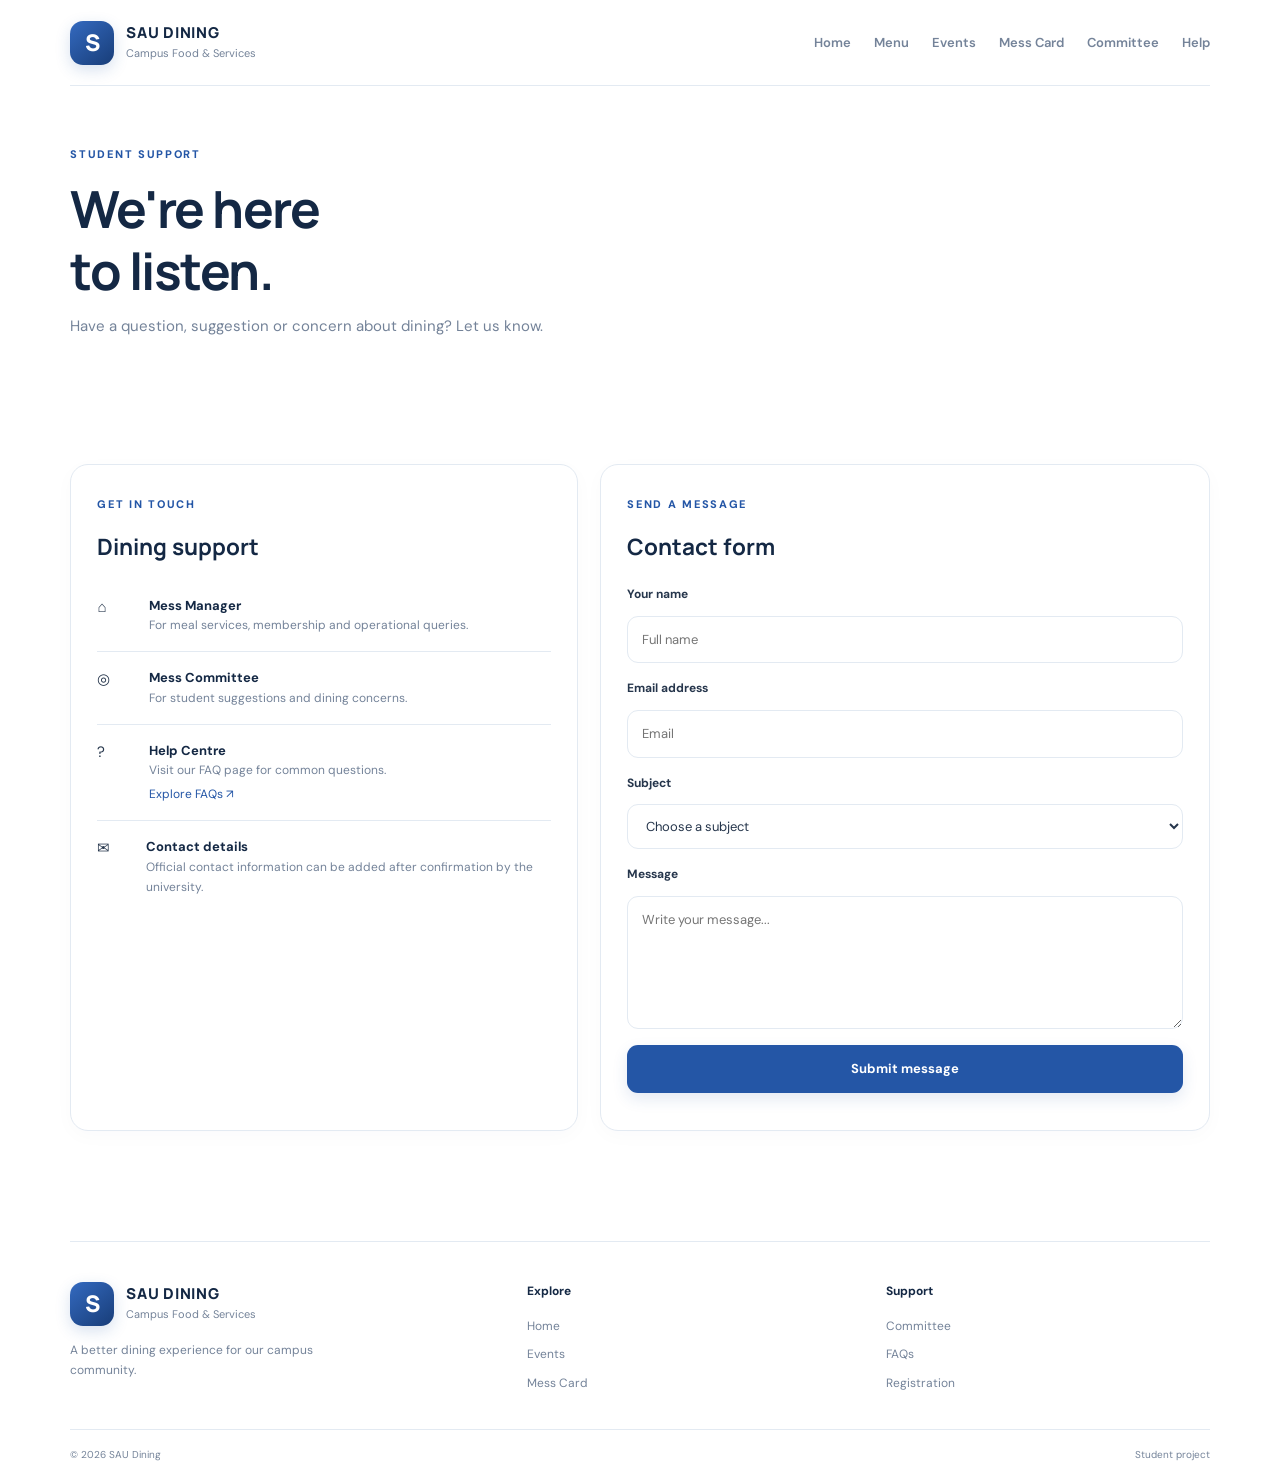
<file: contacts.html>
<!DOCTYPE html>
<html lang="en">
<head>
<meta charset="UTF-8">
<meta name="viewport" content="width=device-width, initial-scale=1">
<title>Contact | SAU Dining</title>
<link href="https://fonts.googleapis.com/css2?family=DM+Sans:wght@400;500;600;700&family=Manrope:wght@400;700;800&display=swap" rel="stylesheet">
<link rel="stylesheet" href="assets/css/style.css">
</head>
<body data-page="contact">
<div class="site-shell">
<header class="topbar">
<a href="index.html" class="brand">
<span class="brand-mark">S</span>
<span class="brand-text"><strong>SAU DINING</strong><small>Campus Food & Services</small></span>
</a>
<button class="mobile-menu-btn" id="mobileMenuBtn">☰</button>
<nav class="main-nav" id="mainNav">
<a class="nav-link" href="index.html">Home</a>
<a class="nav-link" href="index.html#menuSection">Menu</a>
<a class="nav-link" href="events.html">Events</a>
<a class="nav-link" href="mess-card.html">Mess Card</a>
<a class="nav-link" href="committee.html">Committee</a>
<a class="nav-link" href="faq.html">Help</a>
</nav>
</header>

<section class="page-hero">
<span class="eyebrow">STUDENT SUPPORT</span>
<h1>We're here<br>to listen.</h1>
<p>Have a question, suggestion or concern about dining? Let us know.</p>
</section>

<main class="page-content">
<div class="contact-grid">

<div class="content-card">
<span class="eyebrow">GET IN TOUCH</span>
<h2 style="font-family:var(--heading);color:var(--navy);margin-bottom:15px">Dining support</h2>

<div class="contact-detail">
<div class="card-icon">⌂</div>
<div><strong>Mess Manager</strong><p>For meal services, membership and operational queries.</p></div>
</div>

<div class="contact-detail">
<div class="card-icon">◎</div>
<div><strong>Mess Committee</strong><p>For student suggestions and dining concerns.</p></div>
</div>

<div class="contact-detail">
<div class="card-icon">?</div>
<div><strong>Help Centre</strong><p>Visit our FAQ page for common questions.</p><a href="faq.html" style="color:var(--primary);font-size:12px">Explore FAQs ↗</a></div>
</div>

<div class="contact-detail">
<div class="card-icon">✉</div>
<div><strong>Contact details</strong><p>Official contact information can be added after confirmation by the university.</p></div>
</div>
</div>

<div class="content-card">
<span class="eyebrow">SEND A MESSAGE</span>
<h2 style="font-family:var(--heading);color:var(--navy);margin-bottom:20px">Contact form</h2>

<form id="contactForm" class="standard-form">
<label for="contactName">Your name</label>
<input id="contactName" required placeholder="Full name">

<label for="contactEmail">Email address</label>
<input id="contactEmail" type="email" required placeholder="Email">

<label for="contactSubject">Subject</label>
<select id="contactSubject" required>
<option value="">Choose a subject</option>
<option>Menu query</option>
<option>Mess membership</option>
<option>Food feedback</option>
<option>Dining facility</option>
<option>Other</option>
</select>

<label for="contactMessage">Message</label>
<textarea id="contactMessage" rows="5" required placeholder="Write your message..."></textarea>

<button class="button button-primary button-full" type="submit">Submit message</button>
<p class="form-status" id="contactStatus"></p>
</form>
</div>

</div>
</main>

<footer class="site-footer">
<div class="footer-main">
<div class="footer-brand"><a href="index.html" class="brand"><span class="brand-mark">S</span><span class="brand-text"><strong>SAU DINING</strong><small>Campus Food & Services</small></span></a><p>A better dining experience for our campus community.</p></div>
<div class="footer-links"><strong>Explore</strong><a href="index.html">Home</a><a href="events.html">Events</a><a href="mess-card.html">Mess Card</a></div>
<div class="footer-links"><strong>Support</strong><a href="committee.html">Committee</a><a href="faq.html">FAQs</a><a href="registration.html">Registration</a></div>
</div>
<div class="footer-bottom"><span>© 2026 SAU Dining</span><span>Student project</span></div>
</footer>
</div>
<div id="toastContainer" class="toast-container"></div>
<script src="assets/js/script.js"></script>
</body>
</html>
</file>
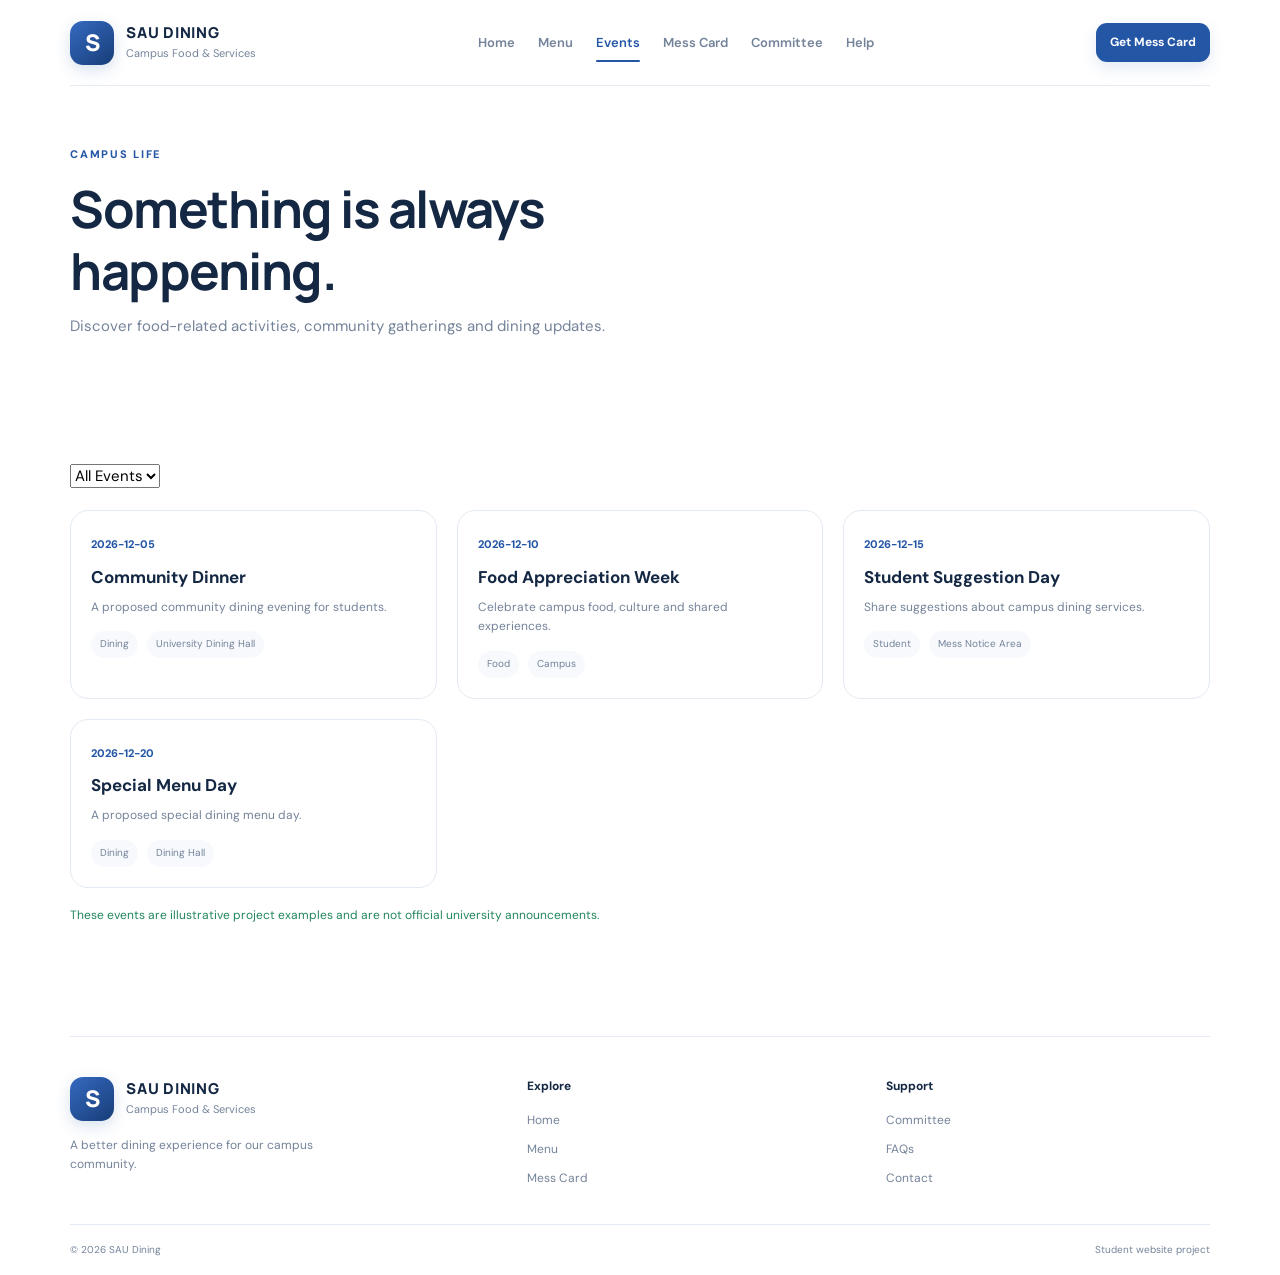
<file: events.html>
<!DOCTYPE html>
<html lang="en">
<head>
<meta charset="UTF-8">
<meta name="viewport" content="width=device-width, initial-scale=1.0">
<title>Events | SAU Dining</title>
<link href="https://fonts.googleapis.com/css2?family=DM+Sans:wght@400;500;600;700&family=Manrope:wght@400;700;800&display=swap" rel="stylesheet">
<link rel="stylesheet" href="assets/css/style.css">
</head>
<body data-page="events">
<div class="site-shell">
<header class="topbar">
<a href="index.html" class="brand">
<span class="brand-mark">S</span>
<span class="brand-text"><strong>SAU DINING</strong><small>Campus Food & Services</small></span>
</a>
<button class="mobile-menu-btn" id="mobileMenuBtn">☰</button>
<nav class="main-nav" id="mainNav">
<a class="nav-link" href="index.html">Home</a>
<a class="nav-link" href="index.html#menuSection">Menu</a>
<a class="nav-link active" href="events.html">Events</a>
<a class="nav-link" href="mess-card.html">Mess Card</a>
<a class="nav-link" href="committee.html">Committee</a>
<a class="nav-link" href="faq.html">Help</a>
</nav>
<div class="header-actions">
<a href="mess-card.html" class="button button-primary button-small">Get Mess Card</a>
</div>
</header>

<section class="page-hero">
<span class="eyebrow">CAMPUS LIFE</span>
<h1>Something is always<br>happening.</h1>
<p>Discover food-related activities, community gatherings and dining updates.</p>
</section>

<main class="page-content">
<div class="events-filter">
<select id="eventFilter">
<option value="all">All Events</option>
<option value="Dining">Dining</option>
<option value="Food">Food</option>
<option value="Student">Student</option>
</select>
</div>

<div class="card-grid" id="eventsGrid"></div>
<p class="form-status" style="margin-top:18px">
These events are illustrative project examples and are not official university announcements.
</p>
</main>

<footer class="site-footer">
<div class="footer-main">
<div class="footer-brand">
<a href="index.html" class="brand"><span class="brand-mark">S</span><span class="brand-text"><strong>SAU DINING</strong><small>Campus Food & Services</small></span></a>
<p>A better dining experience for our campus community.</p>
</div>
<div class="footer-links">
<strong>Explore</strong>
<a href="index.html">Home</a>
<a href="index.html#menuSection">Menu</a>
<a href="mess-card.html">Mess Card</a>
</div>
<div class="footer-links">
<strong>Support</strong>
<a href="committee.html">Committee</a>
<a href="faq.html">FAQs</a>
<a href="contacts.html">Contact</a>
</div>
</div>
<div class="footer-bottom"><span>© <span id="eventYear"></span> SAU Dining</span><span>Student website project</span></div>
</footer>
</div>
<div id="toastContainer" class="toast-container"></div>
<script src="assets/js/script.js"></script>
</body>
</html>
</file>
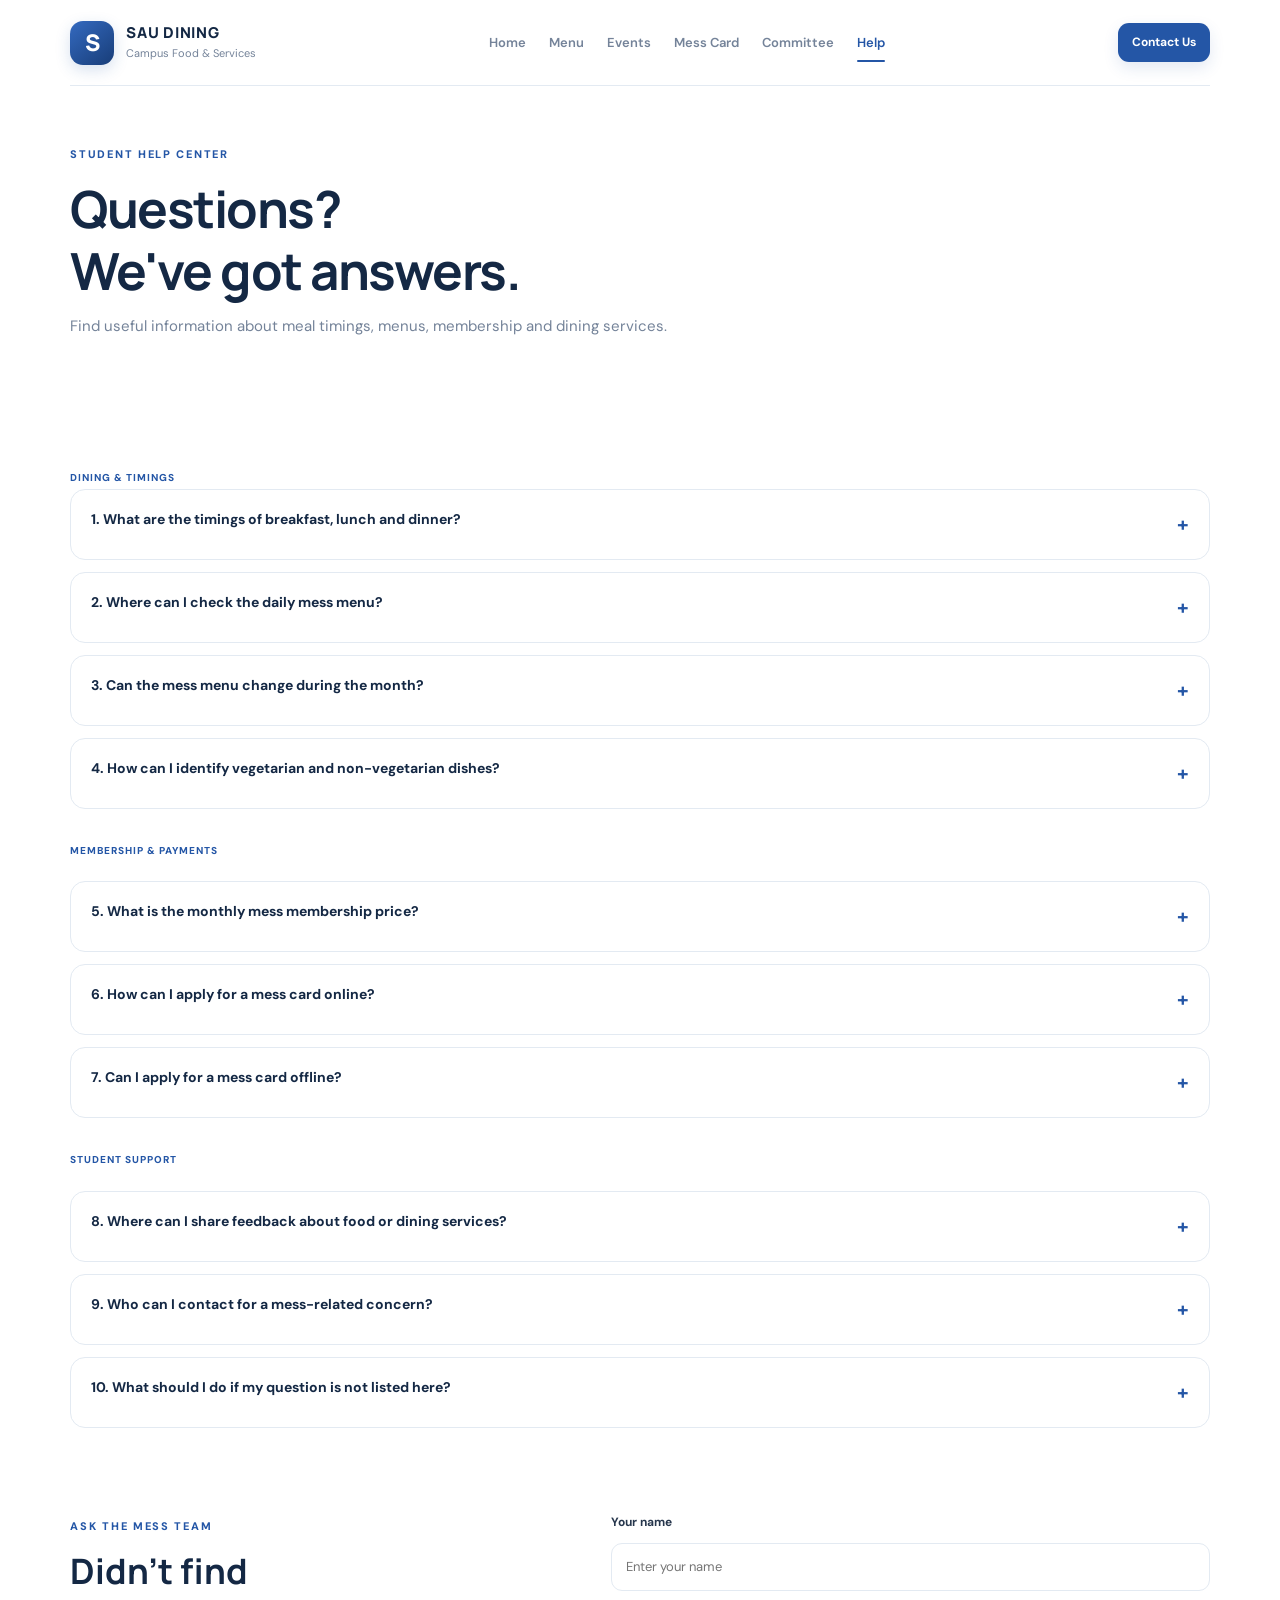
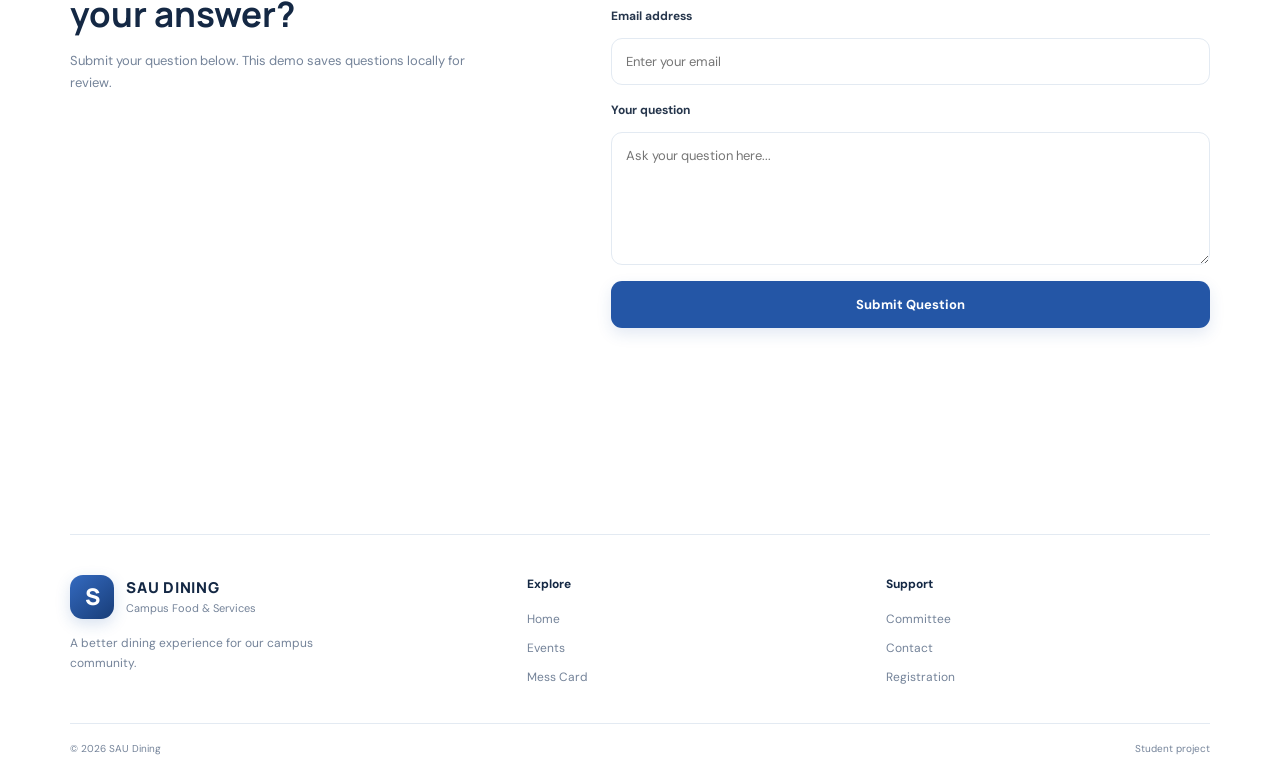
<file: faq.html>
<!DOCTYPE html>
<html lang="en">
<head>
<meta charset="UTF-8">
<meta name="viewport" content="width=device-width, initial-scale=1">
<title>FAQs | SAU Dining</title>
<link href="https://fonts.googleapis.com/css2?family=DM+Sans:wght@400;500;600;700&family=Manrope:wght@400;700;800&display=swap" rel="stylesheet">
<link rel="stylesheet" href="assets/css/style.css">
</head>
<body data-page="faq">
<div class="site-shell">
<header class="topbar">
<a href="index.html" class="brand">
<span class="brand-mark">S</span>
<span class="brand-text"><strong>SAU DINING</strong><small>Campus Food & Services</small></span>
</a>
<button class="mobile-menu-btn" id="mobileMenuBtn">☰</button>
<nav class="main-nav" id="mainNav">
<a class="nav-link" href="index.html">Home</a>
<a class="nav-link" href="index.html#menuSection">Menu</a>
<a class="nav-link" href="events.html">Events</a>
<a class="nav-link" href="mess-card.html">Mess Card</a>
<a class="nav-link" href="committee.html">Committee</a>
<a class="nav-link active" href="faq.html">Help</a>
</nav>
<div class="header-actions">
<a href="contacts.html" class="button button-primary button-small">Contact Us</a>
</div>
</header>

<section class="page-hero">
<span class="eyebrow">STUDENT HELP CENTER</span>
<h1>Questions?<br>We've got answers.</h1>
<p>Find useful information about meal timings, menus, membership and dining services.</p>
</section>

<main class="page-content">

<section>
<span class="faq-category">DINING & TIMINGS</span>
<div class="faq-list">

<details class="faq-item">
<summary>1. What are the timings of breakfast, lunch and dinner?</summary>
<div class="faq-answer">
<p>Breakfast is served from 8:30 AM to 10:30 AM, lunch from 12:30 PM to 2:30 PM and dinner from 7:30 PM to 9:30 PM, according to the demonstration schedule on this website.</p>
<p>Students should check official mess notices if timings change.</p>
</div>
</details>

<details class="faq-item">
<summary>2. Where can I check the daily mess menu?</summary>
<div class="faq-answer">
<p>Open the Home page and go to the Menu section. You can use the calendar to select a date and view breakfast, lunch and dinner planned for that day.</p>
<p>You can also use the dish search and meal filters to quickly find menu items.</p>
</div>
</details>

<details class="faq-item">
<summary>3. Can the mess menu change during the month?</summary>
<div class="faq-answer">
<p>Yes. Menu items may change due to availability, operational requirements or other circumstances. The menu displayed on this website is a project demonstration and should not replace official mess notices.</p>
</div>
</details>

<details class="faq-item">
<summary>4. How can I identify vegetarian and non-vegetarian dishes?</summary>
<div class="faq-answer">
<p>Each dish has a small category marker. A green marker indicates vegetarian dishes and a red marker indicates non-vegetarian dishes in the current menu display.</p>
</div>
</details>

<span class="faq-category">MEMBERSHIP & PAYMENTS</span>

<details class="faq-item">
<summary>5. What is the monthly mess membership price?</summary>
<div class="faq-answer">
<p>The illustrative monthly membership rates displayed on this website are ₹3,400 for the vegetarian plan and ₹3,800 for the non-vegetarian plan.</p>
<p>These amounts are demonstration rates and should be verified with mess management before making any payment.</p>
</div>
</details>

<details class="faq-item">
<summary>6. How can I apply for a mess card online?</summary>
<div class="faq-answer">
<p>Open the Mess Card page, select your plan and fill in your name, student ID, email and course details. The website then displays a simulated payment screen for demonstration purposes.</p>
<p>This version does not process actual payments or issue official mess cards.</p>
</div>
</details>

<details class="faq-item">
<summary>7. Can I apply for a mess card offline?</summary>
<div class="faq-answer">
<p>Yes, the demonstration process is to visit the mess manager, provide your student details, select a membership plan and complete payment through the officially available method.</p>
<p>After verification, ask the mess manager about membership confirmation and card collection.</p>
</div>
</details>

<span class="faq-category">STUDENT SUPPORT</span>

<details class="faq-item">
<summary>8. Where can I share feedback about food or dining services?</summary>
<div class="faq-answer">
<p>Use the feedback form on the homepage. You can share your experience, rate it and suggest changes.</p>
<p>In this demo version, feedback is stored locally in the browser and is not automatically delivered to the mess administration.</p>
</div>
</details>

<details class="faq-item">
<summary>9. Who can I contact for a mess-related concern?</summary>
<div class="faq-answer">
<p>You can visit the Contacts page to use the student support form. You can also approach the mess manager or the relevant committee representative in person.</p>
<p>Actual official contact details should be added once confirmed.</p>
</div>
</details>

<details class="faq-item">
<summary>10. What should I do if my question is not listed here?</summary>
<div class="faq-answer">
<p>Scroll down to the Ask a Question section. Enter your name, email and query. Your question will be saved locally in this demonstration website.</p>
<p>For an urgent real-life issue, contact the appropriate university or mess official directly.</p>
</div>
</details>
</div>
</section>

<section>
<div class="feedback-layout">
<div class="feedback-copy">
<span class="eyebrow">ASK THE MESS TEAM</span>
<h2>Didn't find<br>your answer?</h2>
<p>Submit your question below. This demo saves questions locally for review.</p>
</div>

<form id="faqQuestionForm" class="feedback-form">
<label for="questionName">Your name</label>
<input id="questionName" required placeholder="Enter your name">

<label for="questionEmail">Email address</label>
<input id="questionEmail" type="email" required placeholder="Enter your email">

<label for="questionText">Your question</label>
<textarea id="questionText" rows="5" required placeholder="Ask your question here..."></textarea>

<button type="submit" class="button button-primary button-full">Submit Question</button>
<p class="form-status" id="questionStatus"></p>
</form>
</div>
</section>

</main>

<footer class="site-footer">
<div class="footer-main">
<div class="footer-brand">
<a href="index.html" class="brand"><span class="brand-mark">S</span><span class="brand-text"><strong>SAU DINING</strong><small>Campus Food & Services</small></span></a>
<p>A better dining experience for our campus community.</p>
</div>
<div class="footer-links"><strong>Explore</strong><a href="index.html">Home</a><a href="events.html">Events</a><a href="mess-card.html">Mess Card</a></div>
<div class="footer-links"><strong>Support</strong><a href="committee.html">Committee</a><a href="contacts.html">Contact</a><a href="registration.html">Registration</a></div>
</div>
<div class="footer-bottom"><span>© 2026 SAU Dining</span><span>Student project</span></div>
</footer>
</div>
<div id="toastContainer" class="toast-container"></div>
<script src="assets/js/script.js"></script>
</body>
</html>
</file>
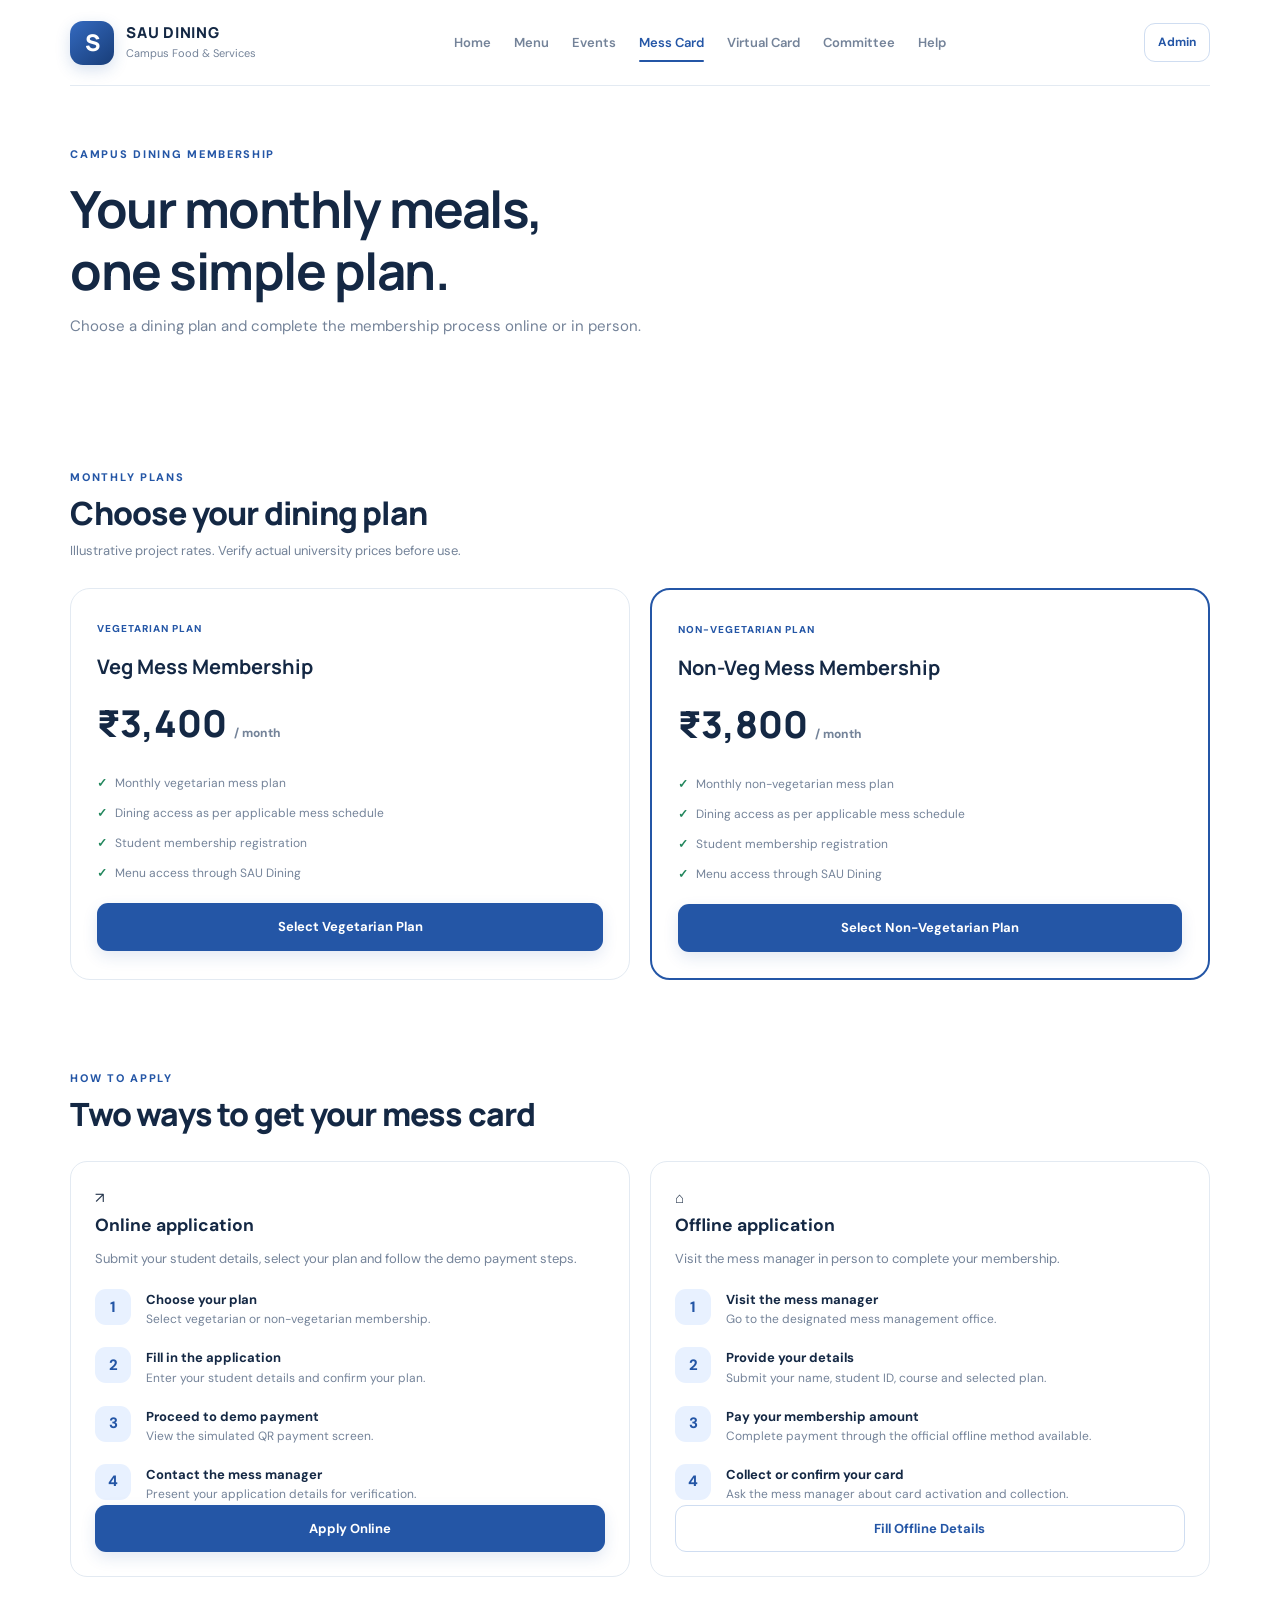
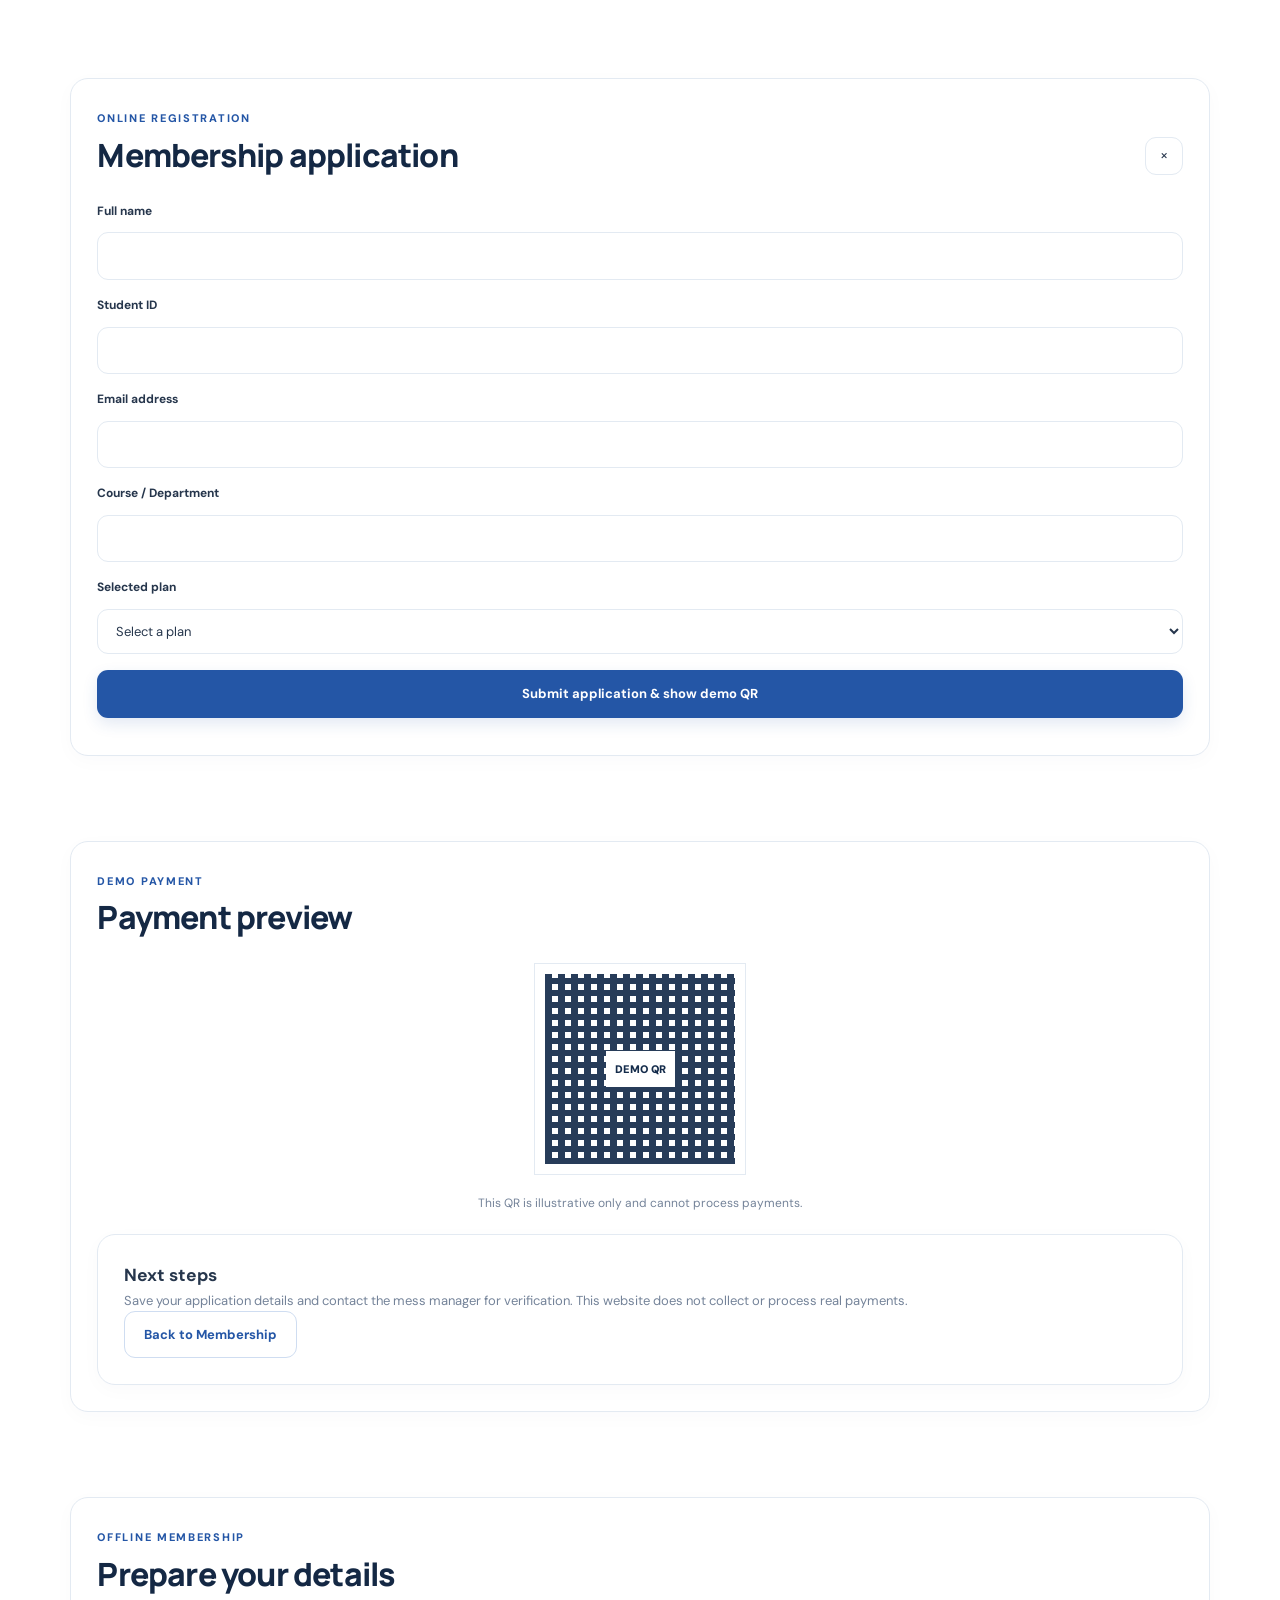
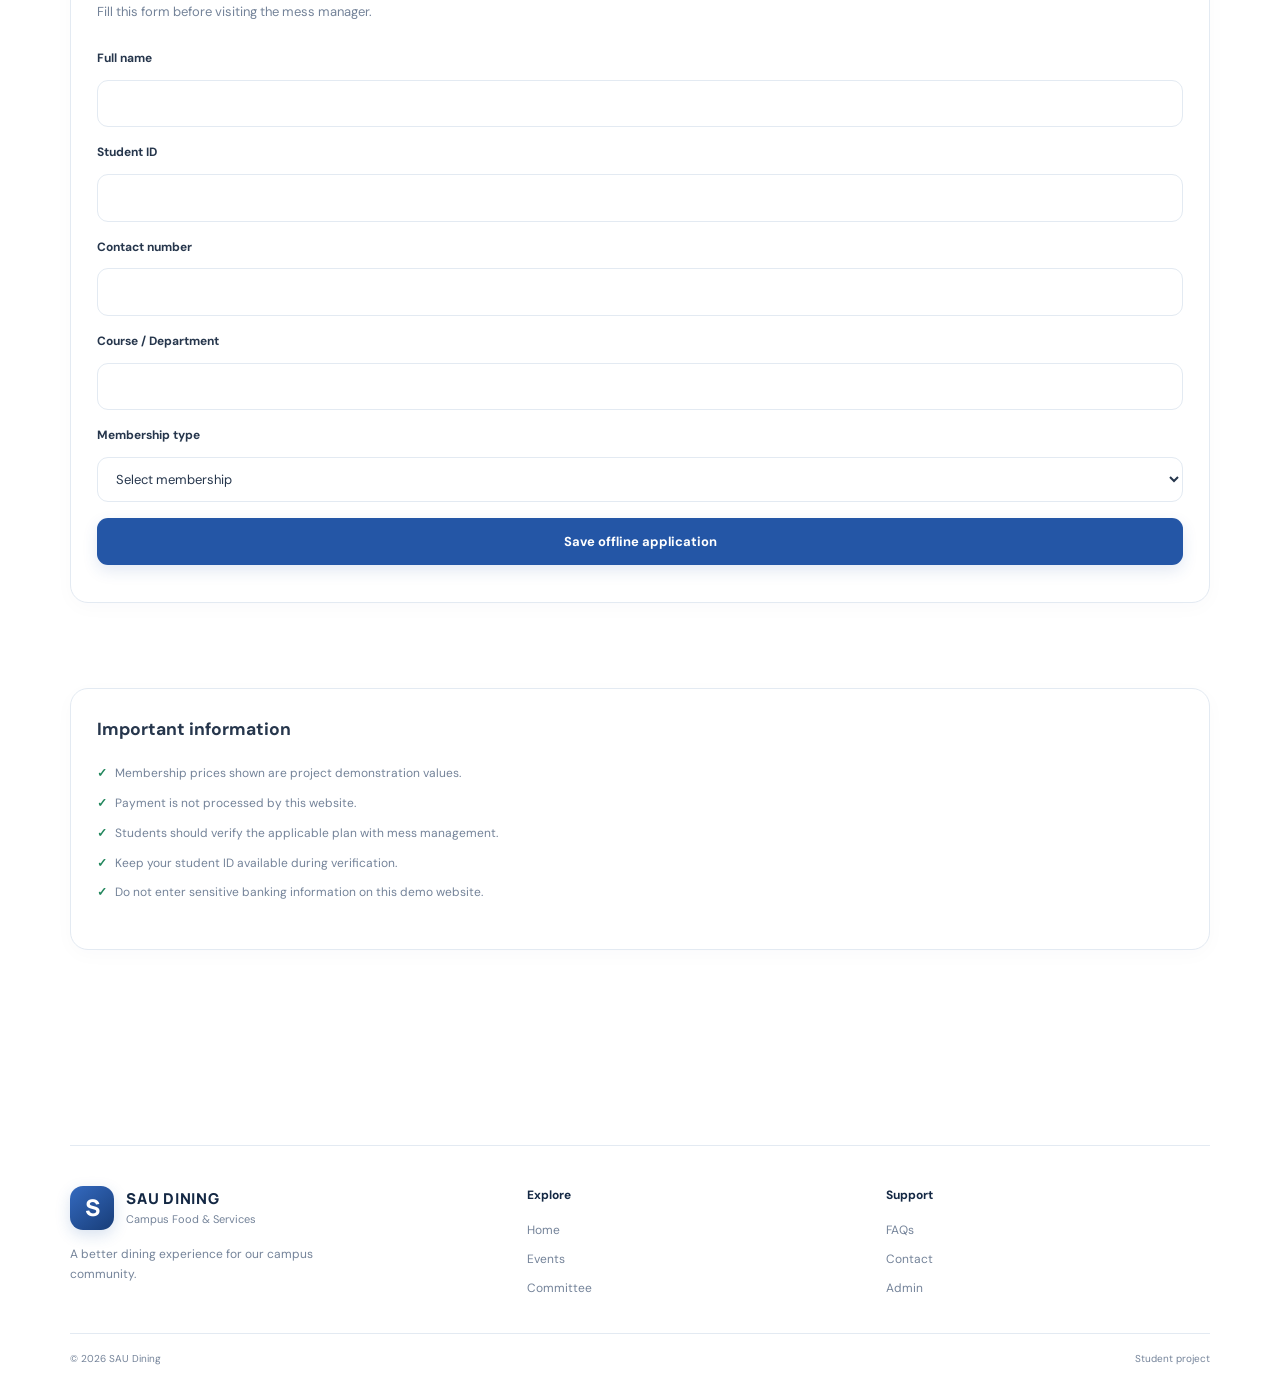
<file: mess-card.html>
<!DOCTYPE html>
<html lang="en">
<head>
<meta charset="UTF-8">
<meta name="viewport" content="width=device-width, initial-scale=1.0">
<title>Mess Membership | SAU Dining</title>
<link href="https://fonts.googleapis.com/css2?family=DM+Sans:wght@400;500;600;700&family=Manrope:wght@400;700;800&display=swap" rel="stylesheet">
<link rel="stylesheet" href="assets/css/style.css">
</head>
<body data-page="mess-card">

<div class="site-shell">
<header class="topbar">
<a href="index.html" class="brand">
<span class="brand-mark">S</span>
<span class="brand-text"><strong>SAU DINING</strong><small>Campus Food & Services</small></span>
</a>
<button class="mobile-menu-btn" id="mobileMenuBtn">☰</button>
<nav class="main-nav" id="mainNav">
<a class="nav-link" href="index.html">Home</a>
<a class="nav-link" href="index.html#menuSection">Menu</a>
<a class="nav-link" href="events.html">Events</a>
<a class="nav-link active" href="mess-card.html">Mess Card</a>
<a class="nav-link" href="virtual-card.html">Virtual Card</a>
<a class="nav-link" href="committee.html">Committee</a>
<a class="nav-link" href="faq.html">Help</a>
</nav>
<div class="header-actions">
<a href="admin.html" class="button button-outline button-small">Admin</a>
</div>
</header>

<section class="page-hero">
<span class="eyebrow">CAMPUS DINING MEMBERSHIP</span>
<h1>Your monthly meals,<br>one simple plan.</h1>
<p>Choose a dining plan and complete the membership process online or in person.</p>
</section>

<main class="page-content">

<section>
<div class="section-heading">
<div>
<span class="eyebrow">MONTHLY PLANS</span>
<h2>Choose your dining plan</h2>
<p>Illustrative project rates. Verify actual university prices before use.</p>
</div>
</div>

<div class="card-grid two-column">
<article class="plan-card">
<span class="plan-label">VEGETARIAN PLAN</span>
<h3>Veg Mess Membership</h3>
<div class="plan-price">₹3,400 <small>/ month</small></div>
<ul class="plan-features">
<li>Monthly vegetarian mess plan</li>
<li>Dining access as per applicable mess schedule</li>
<li>Student membership registration</li>
<li>Menu access through SAU Dining</li>
</ul>
<button class="button button-primary button-full choosePlan" data-plan="Vegetarian" data-price="3400">Select Vegetarian Plan</button>
</article>

<article class="plan-card recommended">
<span class="plan-label">NON-VEGETARIAN PLAN</span>
<h3>Non-Veg Mess Membership</h3>
<div class="plan-price">₹3,800 <small>/ month</small></div>
<ul class="plan-features">
<li>Monthly non-vegetarian mess plan</li>
<li>Dining access as per applicable mess schedule</li>
<li>Student membership registration</li>
<li>Menu access through SAU Dining</li>
</ul>
<button class="button button-primary button-full choosePlan" data-plan="Non-Vegetarian" data-price="3800">Select Non-Vegetarian Plan</button>
</article>
</div>
</section>

<section>
<div class="section-heading">
<div>
<span class="eyebrow">HOW TO APPLY</span>
<h2>Two ways to get your mess card</h2>
</div>
</div>

<div class="card-grid two-column">
<article class="payment-method-card">
<div class="card-icon">↗</div>
<h3>Online application</h3>
<p>Submit your student details, select your plan and follow the demo payment steps.</p>
<div class="steps-list">
<div class="step-item"><span class="step-number">1</span><div><h4>Choose your plan</h4><p>Select vegetarian or non-vegetarian membership.</p></div></div>
<div class="step-item"><span class="step-number">2</span><div><h4>Fill in the application</h4><p>Enter your student details and confirm your plan.</p></div></div>
<div class="step-item"><span class="step-number">3</span><div><h4>Proceed to demo payment</h4><p>View the simulated QR payment screen.</p></div></div>
<div class="step-item"><span class="step-number">4</span><div><h4>Contact the mess manager</h4><p>Present your application details for verification.</p></div></div>
</div>
<button class="button button-primary button-full" id="onlinePaymentBtn">Apply Online</button>
</article>

<article class="payment-method-card">
<div class="card-icon">⌂</div>
<h3>Offline application</h3>
<p>Visit the mess manager in person to complete your membership.</p>
<div class="steps-list">
<div class="step-item"><span class="step-number">1</span><div><h4>Visit the mess manager</h4><p>Go to the designated mess management office.</p></div></div>
<div class="step-item"><span class="step-number">2</span><div><h4>Provide your details</h4><p>Submit your name, student ID, course and selected plan.</p></div></div>
<div class="step-item"><span class="step-number">3</span><div><h4>Pay your membership amount</h4><p>Complete payment through the official offline method available.</p></div></div>
<div class="step-item"><span class="step-number">4</span><div><h4>Collect or confirm your card</h4><p>Ask the mess manager about card activation and collection.</p></div></div>
</div>
<a href="#offlineApplication" class="button button-outline button-full">Fill Offline Details</a>
</article>
</div>
</section>

<!-- ONLINE APPLICATION -->
<section id="onlineApplication" class="content-card hidden">
<div class="section-heading">
<div>
<span class="eyebrow">ONLINE REGISTRATION</span>
<h2>Membership application</h2>
</div>
<button class="icon-button" id="closeOnlineForm">×</button>
</div>

<form id="messOnlineForm" class="standard-form">
<label for="onlineName">Full name</label>
<input id="onlineName" required>

<label for="onlineStudentId">Student ID</label>
<input id="onlineStudentId" required>

<label for="onlineEmail">Email address</label>
<input id="onlineEmail" type="email" required>

<label for="onlineCourse">Course / Department</label>
<input id="onlineCourse" required>

<label for="onlinePlan">Selected plan</label>
<select id="onlinePlan" required>
<option value="">Select a plan</option>
<option value="Vegetarian">Vegetarian — ₹3,400</option>
<option value="Non-Vegetarian">Non-Vegetarian — ₹3,800</option>
</select>

<button type="submit" class="button button-primary button-full">Submit application & show demo QR</button>
<p class="form-status" id="onlineFormStatus"></p>
</form>
</section>

<!-- DEMO PAYMENT SCREEN -->
<section id="demoPayment" class="content-card hidden">
<div class="section-heading">
<div>
<span class="eyebrow">DEMO PAYMENT</span>
<h2>Payment preview</h2>
</div>
</div>

<div style="text-align:center">
<p id="paymentPlanText"></p>
<div class="qr-demo" aria-label="Illustrative QR code, not a real payment QR"></div>
<strong id="paymentAmount" style="font-size:26px;color:var(--navy)"></strong>
<p style="font-size:12px;color:var(--muted);margin-top:8px">
This QR is illustrative only and cannot process payments.
</p>
</div>
<div class="content-card" style="margin-top:20px">
<h3>Next steps</h3>
<p style="color:var(--muted);font-size:13px">
Save your application details and contact the mess manager for
verification. This website does not collect or process real payments.
</p>
<button id="paymentDoneBtn" class="button button-outline">Back to Membership</button>
</div>
</section>

<!-- OFFLINE APPLICATION -->
<section id="offlineApplication" class="content-card">
<div class="section-heading">
<div>
<span class="eyebrow">OFFLINE MEMBERSHIP</span>
<h2>Prepare your details</h2>
<p>Fill this form before visiting the mess manager.</p>
</div>
</div>

<form id="messOfflineForm" class="standard-form">
<label for="offlineName">Full name</label>
<input id="offlineName" required>

<label for="offlineStudentId">Student ID</label>
<input id="offlineStudentId" required>

<label for="offlinePhone">Contact number</label>
<input id="offlinePhone" type="tel" required>

<label for="offlineCourse">Course / Department</label>
<input id="offlineCourse" required>

<label for="offlinePlan">Membership type</label>
<select id="offlinePlan" required>
<option value="">Select membership</option>
<option value="Vegetarian">Vegetarian — ₹3,400</option>
<option value="Non-Vegetarian">Non-Vegetarian — ₹3,800</option>
</select>

<button class="button button-primary" type="submit">Save offline application</button>
<p id="offlineStatus" class="form-status"></p>
</form>
</section>

<section>
<div class="content-card">
<h3>Important information</h3>
<ul class="plan-features">
<li>Membership prices shown are project demonstration values.</li>
<li>Payment is not processed by this website.</li>
<li>Students should verify the applicable plan with mess management.</li>
<li>Keep your student ID available during verification.</li>
<li>Do not enter sensitive banking information on this demo website.</li>
</ul>
</div>
</section>

</main>

<footer class="site-footer">
<div class="footer-main">
<div class="footer-brand">
<a href="index.html" class="brand"><span class="brand-mark">S</span><span class="brand-text"><strong>SAU DINING</strong><small>Campus Food & Services</small></span></a>
<p>A better dining experience for our campus community.</p>
</div>
<div class="footer-links">
<strong>Explore</strong>
<a href="index.html">Home</a>
<a href="events.html">Events</a>
<a href="committee.html">Committee</a>
</div>
<div class="footer-links">
<strong>Support</strong>
<a href="faq.html">FAQs</a>
<a href="contacts.html">Contact</a>
<a href="admin.html">Admin</a>
</div>
</div>
<div class="footer-bottom"><span>© 2026 SAU Dining</span><span>Student project</span></div>
</footer>
</div>

<div id="toastContainer" class="toast-container"></div>
<script src="assets/js/script.js"></script>
</body>
</html>
</file>
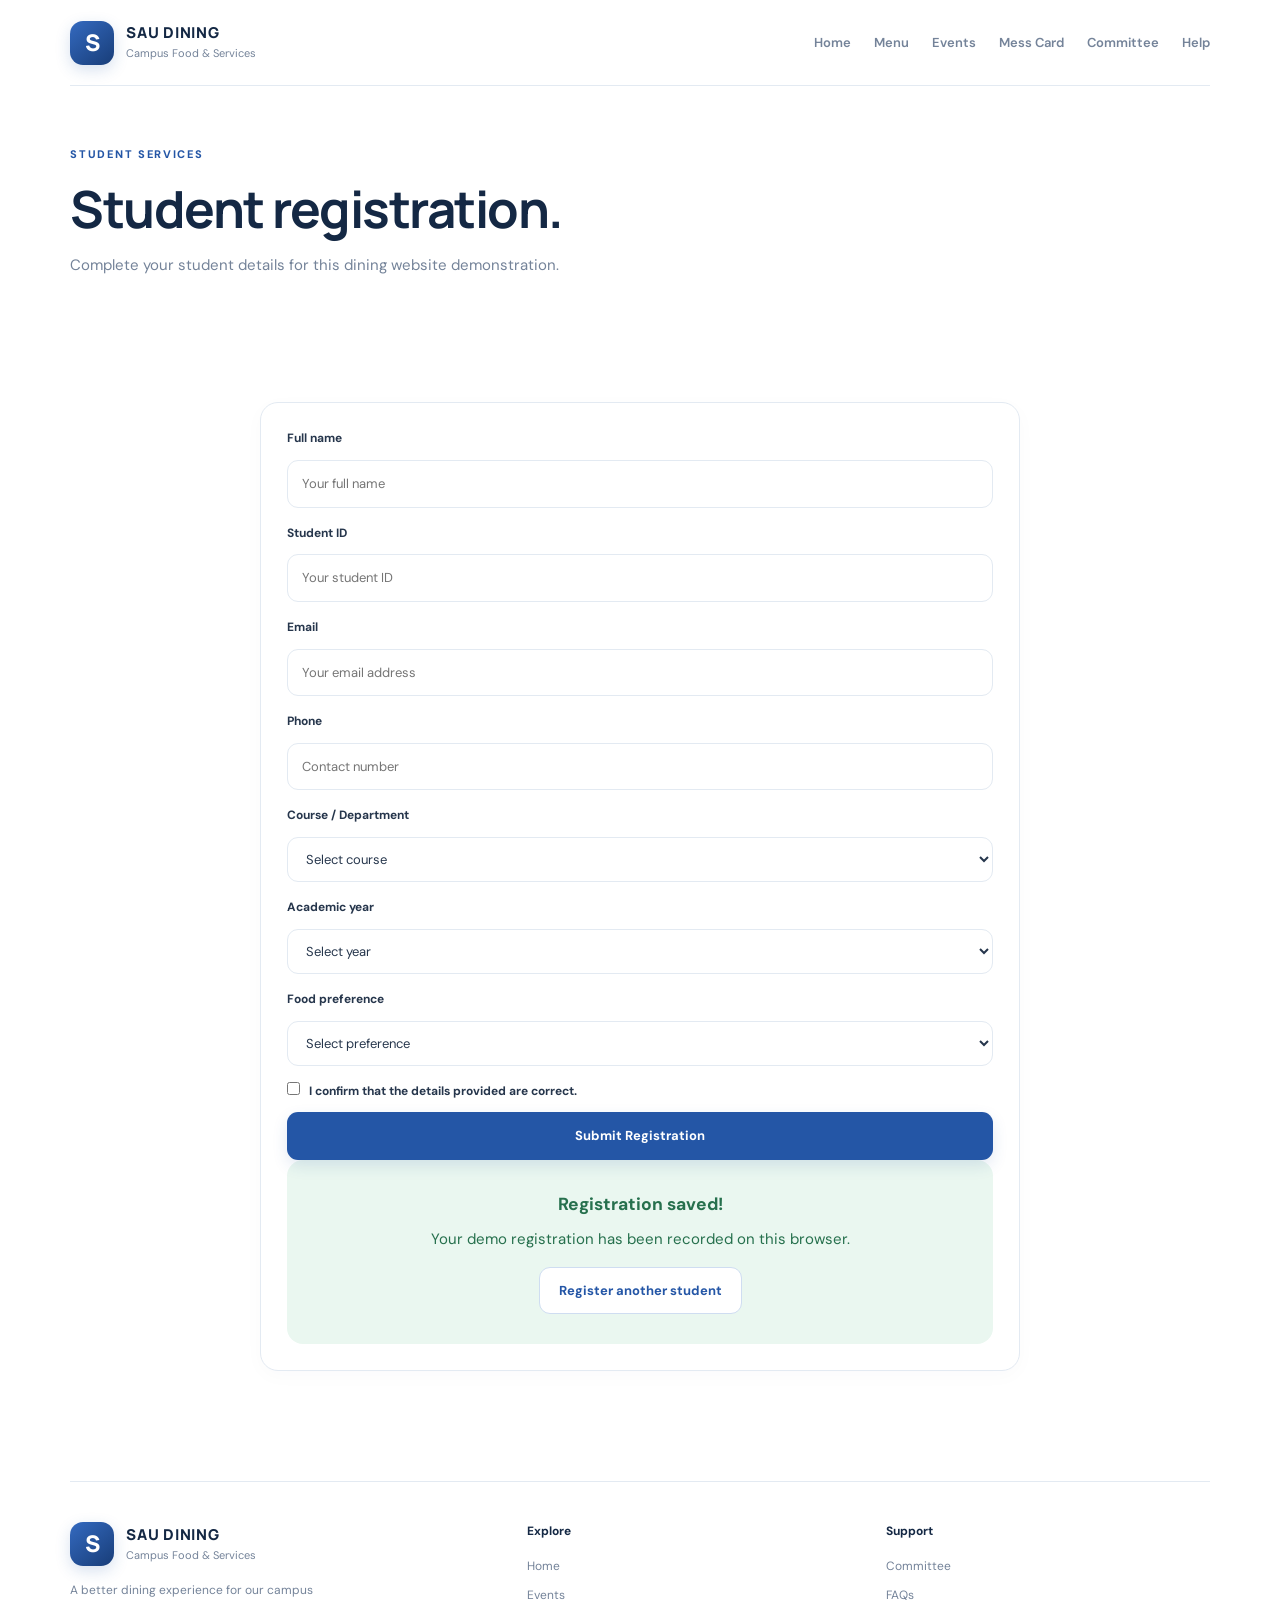
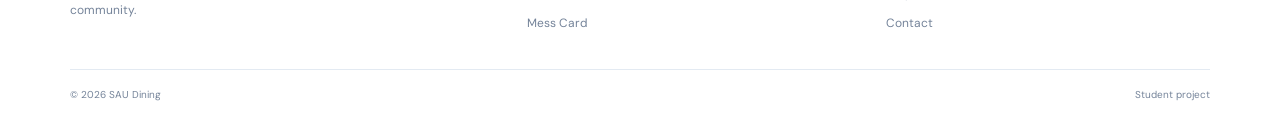
<file: registration.html>
<!DOCTYPE html>
<html lang="en">
<head>
<meta charset="UTF-8">
<meta name="viewport" content="width=device-width, initial-scale=1">
<title>Student Registration | SAU Dining</title>
<link href="https://fonts.googleapis.com/css2?family=DM+Sans:wght@400;500;600;700&family=Manrope:wght@400;700;800&display=swap" rel="stylesheet">
<link rel="stylesheet" href="assets/css/style.css">
</head>
<body data-page="registration">
<div class="site-shell">
<header class="topbar">
<a href="index.html" class="brand">
<span class="brand-mark">S</span>
<span class="brand-text"><strong>SAU DINING</strong><small>Campus Food & Services</small></span>
</a>
<button class="mobile-menu-btn" id="mobileMenuBtn">☰</button>
<nav class="main-nav" id="mainNav">
<a class="nav-link" href="index.html">Home</a>
<a class="nav-link" href="index.html#menuSection">Menu</a>
<a class="nav-link" href="events.html">Events</a>
<a class="nav-link" href="mess-card.html">Mess Card</a>
<a class="nav-link" href="committee.html">Committee</a>
<a class="nav-link" href="faq.html">Help</a>
</nav>
</header>

<section class="page-hero">
<span class="eyebrow">STUDENT SERVICES</span>
<h1>Student registration.</h1>
<p>Complete your student details for this dining website demonstration.</p>
</section>

<main class="page-content">
<div class="content-card" style="max-width:760px;margin:auto">
<form id="registrationForm" class="standard-form">

<label for="studentName">Full name</label>
<input id="studentName" required placeholder="Your full name">

<label for="studentId">Student ID</label>
<input id="studentId" required placeholder="Your student ID">

<label for="studentEmail">Email</label>
<input id="studentEmail" type="email" required placeholder="Your email address">

<label for="studentPhone">Phone</label>
<input id="studentPhone" type="tel" required placeholder="Contact number">

<label for="studentCourse">Course / Department</label>
<select id="studentCourse" required>
<option value="">Select course</option>
<option>B.Tech</option>
<option>M.Tech</option>
<option>M.Sc.</option>
<option>MA</option>
<option>PhD</option>
<option>Other</option>
</select>

<label for="studentYear">Academic year</label>
<select id="studentYear" required>
<option value="">Select year</option>
<option>First Year</option>
<option>Second Year</option>
<option>Third Year</option>
<option>Fourth Year</option>
<option>Other</option>
</select>

<label for="studentDiet">Food preference</label>
<select id="studentDiet" required>
<option value="">Select preference</option>
<option>Vegetarian</option>
<option>Non-Vegetarian</option>
<option>Other</option>
</select>

<label style="display:flex;align-items:flex-start;gap:9px">
<input type="checkbox" id="registrationConsent" required style="width:auto">
<span>I confirm that the details provided are correct.</span>
</label>

<button class="button button-primary button-full" type="submit">Submit Registration</button>
</form>

<div id="registrationSuccess" class="registration-success hidden">
<h3>Registration saved!</h3>
<p>Your demo registration has been recorded on this browser.</p>
<button id="registerAnother" class="button button-outline" style="margin-top:15px">Register another student</button>
</div>
</div>
</main>

<footer class="site-footer">
<div class="footer-main">
<div class="footer-brand"><a href="index.html" class="brand"><span class="brand-mark">S</span><span class="brand-text"><strong>SAU DINING</strong><small>Campus Food & Services</small></span></a><p>A better dining experience for our campus community.</p></div>
<div class="footer-links"><strong>Explore</strong><a href="index.html">Home</a><a href="events.html">Events</a><a href="mess-card.html">Mess Card</a></div>
<div class="footer-links"><strong>Support</strong><a href="committee.html">Committee</a><a href="faq.html">FAQs</a><a href="contacts.html">Contact</a></div>
</div>
<div class="footer-bottom"><span>© 2026 SAU Dining</span><span>Student project</span></div>
</footer>
</div>
<div id="toastContainer" class="toast-container"></div>
<script src="assets/js/script.js"></script>
</body>
</html>
</file>
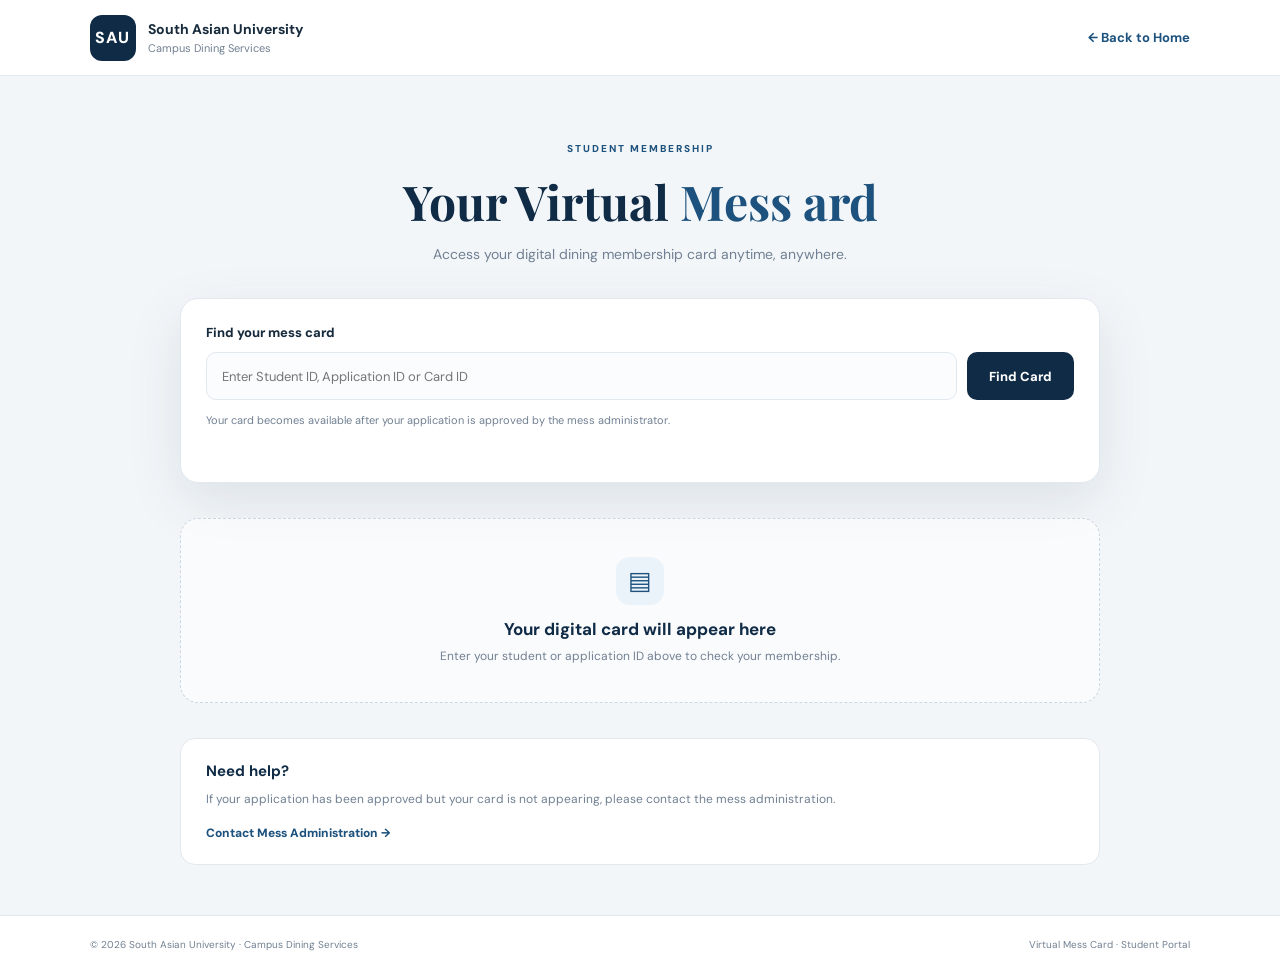
<file: virtual-card.html>
<!DOCTYPE html>
<html lang="en">
<head>
  <meta charset="UTF-8">
  <meta name="viewport" content="width=device-width, initial-scale=1.0">
  <title>Virtual Mess Card | SAU</title>
  <link rel="stylesheet" href="assets/css/virtual-card.css">
  <link rel="preconnect" href="https://fonts.googleapis.com">
  <link rel="preconnect" href="https://fonts.gstatic.com" crossorigin>
  <link href="https://fonts.googleapis.com/css2?family=DM+Sans:wght@400;500;600;700;800&family=Playfair+Display:wght@600;700&display=swap" rel="stylesheet">
</head>
<body>
  <header class="topbar">
    <a class="brand" href="index.html">
      <span class="brand-mark">SAU</span>
      <span>
        <strong>South Asian University</strong>
        <small>Campus Dining Services</small>
      </span>
    </a>
    <a class="back-link" href="index.html">← Back to Home</a>
  </header>

  <main class="page">
    <section class="intro">
      <span class="eyebrow">STUDENT MEMBERSHIP</span>
      <h1>Your Virtual <span>Mess ard</span></h1>
      <p>Access your digital dining membership card anytime, anywhere.</p>
    </section>

    <section class="search-panel">
      <label for="studentLookup">Find your mess card</label>
      <div class="search-row">
        <input
          type="text"
          id="studentLookup"
          placeholder="Enter Student ID, Application ID or Card ID"
          autocomplete="off"
        >
        <button id="searchButton" type="button">Find Card</button>
      </div>
      <p class="search-hint">Your card becomes available after your application is approved by the mess administrator.</p>
      <p id="searchMessage" class="message" aria-live="polite"></p>
    </section>

    <section id="cardSection" class="card-section" hidden>
      <div class="card-heading">
        <div>
          <span class="eyebrow">DIGITAL MEMBERSHIP</span>
          <h2>Your SAU Mess ID</h2>
        </div>
        <span id="statusBadge" class="status-badge">ACTIVE</span>
      </div>

      <article class="mess-card" id="printableCard">
        <div class="card-top">
          <div class="card-brand">
            <div class="card-logo">SAU</div>
            <div>
              <h3>SOUTH ASIAN UNIVERSITY</h3>
              <p>CAMPUS DINING SERVICES</p>
            </div>
          </div>
          <span class="card-type">VIRTUAL ID</span>
        </div>

        <div class="card-main">
          <div class="student-info">
            <span class="card-label">STUDENT MESS MEMBERSHIP</span>
            <h2 id="cardName">Student Name</h2>

            <div class="info-grid">
              <div>
                <span>STUDENT ID</span>
                <strong id="cardStudentId">—</strong>
              </div>
              <div>
                <span>CARD NUMBER</span>
                <strong id="cardNumber">—</strong>
              </div>
              <div>
                <span>MEMBERSHIP PLAN</span>
                <strong id="cardPlan">—</strong>
              </div>
              <div>
                <span>VALID UNTIL</span>
                <strong id="cardValidity">—</strong>
              </div>
            </div>
          </div>

          <div class="qr-area">
            <div class="qr-placeholder" aria-label="Decorative demo QR graphic">
              <span class="qr-corner top-left"></span>
              <span class="qr-corner top-right"></span>
              <span class="qr-corner bottom-left"></span>
              <span class="qr-pattern">SAU</span>
            </div>
            <small>DEMO QR</small>
          </div>
        </div>

        <div class="card-bottom">
          <span>OFFICIAL CAMPUS DINING MEMBERSHIP</span>
          <strong id="cardValidityLine">MEMBERSHIP ACTIVE</strong>
        </div>
      </article>

      <div class="card-actions">
        <button id="printButton" class="primary-button" type="button">Print / Save as PDF</button>
        <button id="resetButton" class="secondary-button" type="button">Search Another Card</button>
      </div>

      <p class="demo-note">
        This is a demonstration virtual card for the student project. The QR graphic is decorative
        and is not a scannable payment or identity QR code.
      </p>
    </section>

    <section id="emptyState" class="empty-state">
      <div class="empty-icon">▤</div>
      <h2>Your digital card will appear here</h2>
      <p>Enter your student or application ID above to check your membership.</p>
    </section>

    <section class="help-panel">
      <h3>Need help?</h3>
      <p>If your application has been approved but your card is not appearing, please contact the mess administration.</p>
      <a href="contacts.html">Contact Mess Administration →</a>
    </section>
  </main>

  <footer class="footer">
    <p>© 2026 South Asian University · Campus Dining Services</p>
    <span>Virtual Mess Card · Student Portal</span>
  </footer>

  <script src="assets/js/virtual-card.js"></script>
</body>
</html>
</file>
<file: assets/css/style.css>
/* =========================================================
   SAU DINING — PROFESSIONAL DESIGN SYSTEM
   Theme: Midnight Blue / Royal Blue / White
   ========================================================= */

:root {
  --primary: #2456a6;
  --primary-dark: #163b75;
  --primary-light: #e8f1ff;
  --blue-soft: #f3f7fd;
  --navy: #142844;
  --text: #26364c;
  --muted: #748399;
  --white: #ffffff;
  --border: #e3eaf2;
  --surface: #f7f9fc;
  --success: #22865c;
  --danger: #c44f55;
  --shadow: 0 12px 40px rgba(20, 45, 85, .07);
  --radius: 18px;
  --font: "DM Sans", sans-serif;
  --heading: "Manrope", sans-serif;
}

* {
  margin: 0;
  padding: 0;
  box-sizing: border-box;
}

html {
  scroll-behavior: smooth;
  scroll-padding-top: 100px;
}

body {
  font-family: var(--font);
  color: var(--text);
  background: var(--white);
  line-height: 1.65;
  font-size: 15px;
  transition: background .25s, color .25s;
}

body.dark-mode {
  --white: #111b2a;
  --surface: #182538;
  --blue-soft: #192b43;
  --primary-light: #1c3353;
  --text: #e7eef8;
  --muted: #a3b1c5;
  --border: #2c3b50;
  --navy: #e9f2ff;
  background: #101a29;
  color: var(--text);
}

button,
input,
select,
textarea {
  font: inherit;
}

button,
a {
  -webkit-tap-highlight-color: transparent;
}

button {
  cursor: pointer;
}

a {
  text-decoration: none;
  color: inherit;
}

img {
  max-width: 100%;
}

.site-shell {
  max-width: 1500px;
  margin: auto;
  padding: 0 5.5%;
}

/* TOP NAVIGATION */

.topbar {
  min-height: 86px;
  display: flex;
  align-items: center;
  justify-content: space-between;
  gap: 26px;
  border-bottom: 1px solid var(--border);
  position: relative;
  z-index: 10;
}

.brand {
  display: flex;
  align-items: center;
  gap: 12px;
  flex-shrink: 0;
}

.brand-mark {
  width: 44px;
  height: 44px;
  display: grid;
  place-items: center;
  border-radius: 13px;
  background: linear-gradient(140deg, #346ac0, #183d78);
  color: #fff;
  font-family: var(--heading);
  font-size: 23px;
  font-weight: 800;
  box-shadow: 0 5px 15px rgba(36, 86, 166, .18);
}

.brand-text {
  display: flex;
  flex-direction: column;
  line-height: 1.25;
}

.brand-text strong {
  font-family: var(--heading);
  font-size: 15px;
  font-weight: 800;
  color: var(--navy);
  letter-spacing: .7px;
}

.brand-text small {
  font-size: 11px;
  color: var(--muted);
  margin-top: 4px;
}

.main-nav {
  display: flex;
  align-items: center;
  justify-content: center;
  gap: 23px;
}

.nav-link {
  color: var(--muted);
  font-size: 13px;
  font-weight: 600;
  padding: 10px 0;
  position: relative;
  transition: color .2s;
}

.nav-link:hover,
.nav-link.active {
  color: var(--primary);
}

.nav-link.active::after {
  content: "";
  position: absolute;
  bottom: 1px;
  left: 0;
  right: 0;
  height: 2px;
  background: var(--primary);
  border-radius: 5px;
}

.header-actions {
  display: flex;
  align-items: center;
  gap: 10px;
}

.mobile-menu-btn {
  display: none;
  border: 0;
  background: var(--surface);
  color: var(--text);
  padding: 10px;
  border-radius: 10px;
}

.icon-button {
  width: 38px;
  height: 38px;
  display: inline-grid;
  place-items: center;
  border: 1px solid var(--border);
  background: var(--white);
  color: var(--text);
  border-radius: 11px;
  transition: .2s;
}

.icon-button:hover {
  border-color: var(--primary);
  color: var(--primary);
  background: var(--primary-light);
}

/* BUTTONS */

.button {
  display: inline-flex;
  justify-content: center;
  align-items: center;
  gap: 9px;
  border: 1px solid transparent;
  border-radius: 11px;
  padding: 12px 19px;
  font-weight: 700;
  font-size: 13px;
  transition: transform .2s, background .2s, box-shadow .2s;
}

.button:hover {
  transform: translateY(-2px);
}

.button-primary {
  background: var(--primary);
  color: #fff;
  box-shadow: 0 6px 15px rgba(36, 86, 166, .13);
}

.button-primary:hover {
  background: var(--primary-dark);
}

.button-outline {
  background: var(--white);
  color: var(--primary);
  border-color: #cfddf1;
}

.button-outline:hover {
  background: var(--primary-light);
}

.button-light {
  background: #fff;
  color: #214d92;
}

.button-small {
  padding: 9px 13px;
  font-size: 12px;
}

.button-full {
  width: 100%;
}

/* HERO */

.hero-section {
  padding: 70px 0 65px;
  display: grid;
  grid-template-columns: 1.08fr .92fr;
  align-items: center;
  gap: 60px;
}

.hero-copy {
  max-width: 660px;
}

.eyebrow {
  display: inline-block;
  color: var(--primary);
  font-size: 11px;
  font-weight: 800;
  letter-spacing: 1.7px;
  margin-bottom: 15px;
}

.live-dot {
  display: inline-block;
  width: 8px;
  height: 8px;
  border-radius: 50%;
  background: #4db989;
  margin-right: 6px;
}

.hero-copy h1 {
  font-family: var(--heading);
  font-size: clamp(42px, 5.2vw, 69px);
  line-height: 1.12;
  letter-spacing: -2.8px;
  color: var(--navy);
  margin-bottom: 20px;
}

.hero-copy > p {
  max-width: 490px;
  color: var(--muted);
  font-size: 16px;
  line-height: 1.9;
}

.hero-actions {
  display: flex;
  flex-wrap: wrap;
  gap: 12px;
  margin-top: 28px;
}

.hero-mini-stats {
  display: flex;
  gap: 35px;
  margin-top: 43px;
}

.hero-mini-stats div {
  display: flex;
  flex-direction: column;
}

.hero-mini-stats strong {
  color: var(--navy);
  font-family: var(--heading);
  font-size: 23px;
  font-weight: 800;
}

.hero-mini-stats span {
  font-size: 11px;
  color: var(--muted);
}

.hero-visual {
  position: relative;
  min-height: 420px;
}

.hero-food-image {
  position: absolute;
  inset: 0;
  border-radius: 28px;
  background:
    linear-gradient(180deg, rgba(12, 37, 72, .04), rgba(12, 37, 72, .18)),
    url("https://images.unsplash.com/photo-1547592180-85f173990554?auto=format&fit=crop&w=1000&q=85");
  background-size: cover;
  background-position: center;
  box-shadow: var(--shadow);
}

.hero-floating-card {
  position: absolute;
  left: -28px;
  bottom: 28px;
  background: var(--white);
  padding: 22px 25px;
  border-radius: 18px;
  box-shadow: 0 14px 40px rgba(15, 40, 75, .15);
  display: flex;
  flex-direction: column;
  min-width: 220px;
}

.floating-label {
  color: var(--primary);
  font-size: 10px;
  font-weight: 800;
  letter-spacing: 1px;
}

.hero-floating-card strong {
  font-family: var(--heading);
  color: var(--navy);
  font-size: 18px;
  margin: 7px 0;
}

.floating-subtext {
  font-size: 12px;
  color: var(--muted);
}

/* SECTION COMMON */

section {
  margin-bottom: 85px;
}

.section-heading {
  display: flex;
  justify-content: space-between;
  align-items: flex-end;
  gap: 20px;
  margin-bottom: 27px;
}

.section-heading .eyebrow {
  margin-bottom: 7px;
}

.section-heading h2,
.selected-date-heading h3 {
  font-family: var(--heading);
  color: var(--navy);
  font-weight: 800;
  letter-spacing: -.8px;
  font-size: 32px;
  line-height: 1.25;
}

.section-heading p {
  color: var(--muted);
  font-size: 13px;
  margin-top: 7px;
}

.status-pill {
  background: var(--primary-light);
  color: var(--primary);
  padding: 7px 12px;
  border-radius: 30px;
  font-size: 11px;
  font-weight: 700;
}

/* NEXT MEAL */

.next-meal-card {
  overflow: hidden;
  position: relative;
  min-height: 265px;
  padding: 35px 42px;
  border-radius: 24px;
  color: #fff;
  background: linear-gradient(125deg, #16396d 0%, #2d62ad 55%, #6b94d1 100%);
  display: flex;
  justify-content: space-between;
  align-items: center;
}

.next-meal-content {
  position: relative;
  z-index: 2;
}

.next-meal-overline {
  font-size: 10px;
  letter-spacing: 2px;
  font-weight: 800;
  opacity: .85;
}

.next-meal-content h2 {
  font-family: var(--heading);
  font-size: 44px;
  font-weight: 800;
  line-height: 1.2;
  margin: 9px 0;
}

.next-meal-content > p {
  font-size: 15px;
  opacity: .9;
}

.next-meal-content .countdown {
  font-size: 13px;
  margin: 10px 0 18px;
  opacity: .8;
}

.next-meal-illustration {
  display: flex;
  align-items: center;
  justify-content: center;
  width: 240px;
  height: 240px;
  position: relative;
}

.meal-circle {
  display: grid;
  place-items: center;
  width: 190px;
  height: 190px;
  border: 1px solid rgba(255, 255, 255, .27);
  border-radius: 50%;
  background: rgba(255, 255, 255, .1);
  box-shadow: 0 0 0 20px rgba(255, 255, 255, .04);
}

.meal-circle span {
  font-size: 80px;
}

.meal-timings-grid {
  display: grid;
  grid-template-columns: repeat(3, 1fr);
  gap: 17px;
  margin-top: 20px;
}

.timing-card {
  border: 1px solid var(--border);
  border-radius: 17px;
  padding: 20px;
  display: flex;
  align-items: center;
  gap: 15px;
  background: var(--white);
  transition: .2s;
}

.timing-card:hover {
  transform: translateY(-3px);
  box-shadow: var(--shadow);
}

.timing-card.current-meal {
  border: 2px solid var(--primary);
  background: var(--primary-light);
}

.timing-icon {
  width: 46px;
  height: 46px;
  border-radius: 13px;
  background: var(--blue-soft);
  display: grid;
  place-items: center;
  font-size: 21px;
  color: var(--primary);
}

.timing-card strong {
  font-size: 14px;
  color: var(--navy);
}

.timing-card p {
  font-size: 11px;
  color: var(--muted);
}

.timing-card div > span {
  color: var(--primary);
  font-weight: 700;
  font-size: 12px;
}

/* ANNOUNCEMENTS */

.announcement-list {
  display: grid;
  gap: 12px;
}

.announcement-item {
  display: flex;
  gap: 16px;
  align-items: flex-start;
  border: 1px solid var(--border);
  padding: 19px 22px;
  border-radius: 15px;
  background: var(--white);
}

.announcement-icon {
  width: 43px;
  height: 43px;
  border-radius: 12px;
  display: grid;
  place-items: center;
  background: var(--primary-light);
  color: var(--primary);
  flex-shrink: 0;
}

.announcement-item h3 {
  color: var(--navy);
  font-size: 14px;
  margin-bottom: 4px;
}

.announcement-item p {
  color: var(--muted);
  font-size: 12px;
}

.announcement-item time {
  display: block;
  color: var(--muted);
  font-size: 10px;
  margin-top: 7px;
}

/* CALENDAR */

.menu-toolbar {
  display: flex;
  justify-content: space-between;
  align-items: center;
  gap: 15px;
  flex-wrap: wrap;
  margin-bottom: 18px;
}

.calendar-controls {
  display: flex;
  align-items: center;
  gap: 12px;
}

.calendar-controls strong {
  min-width: 145px;
  text-align: center;
  font-family: var(--heading);
  color: var(--navy);
  font-size: 17px;
}

.calendar-panel {
  border: 1px solid var(--border);
  border-radius: 20px;
  padding: 19px;
  background: var(--white);
}

.calendar-weekdays,
.calendar-grid {
  display: grid;
  grid-template-columns: repeat(7, minmax(0, 1fr));
  gap: 8px;
}

.calendar-weekdays {
  margin-bottom: 12px;
}

.calendar-weekdays span {
  text-align: center;
  color: var(--muted);
  font-size: 10px;
  font-weight: 800;
  padding: 10px 0;
}

.calendar-day {
  min-height: 72px;
  border: 1px solid transparent;
  border-radius: 12px;
  background: var(--surface);
  color: var(--text);
  display: flex;
  flex-direction: column;
  align-items: center;
  justify-content: center;
  gap: 5px;
  transition: .2s;
}

.calendar-day:hover {
  border-color: var(--primary);
  background: var(--primary-light);
}

.calendar-day .day-number {
  font-size: 14px;
  font-weight: 700;
}

.calendar-day .day-dot {
  width: 5px;
  height: 5px;
  background: #6d9fe1;
  border-radius: 50%;
}

.calendar-day.today {
  border: 1px solid #7da5e2;
  color: var(--primary);
}

.calendar-day.selected {
  background: var(--primary);
  color: white;
  box-shadow: 0 5px 12px rgba(36, 86, 166, .18);
}

.calendar-day.selected .day-dot {
  background: white;
}

.calendar-day.empty {
  background: transparent;
  border: 0;
  pointer-events: none;
}

/* MENU CONTROLS */

.selected-date-heading {
  margin: 35px 0 20px;
}

.selected-date-heading h3 {
  font-size: 24px;
}

.meal-filter-row {
  display: flex;
  gap: 8px;
  flex-wrap: wrap;
  margin-bottom: 17px;
}

.filter-button {
  padding: 9px 15px;
  border-radius: 30px;
  background: var(--surface);
  color: var(--muted);
  border: 1px solid var(--border);
  font-size: 12px;
  font-weight: 700;
  transition: .2s;
}

.filter-button:hover {
  border-color: var(--primary);
}

.filter-button.active {
  background: var(--primary);
  color: #fff;
  border-color: var(--primary);
}

.menu-search {
  display: flex;
  align-items: center;
  gap: 12px;
  padding: 0 15px;
  border: 1px solid var(--border);
  border-radius: 12px;
  height: 47px;
  margin-bottom: 25px;
  background: var(--white);
}

.menu-search span {
  font-size: 20px;
  color: var(--muted);
}

.menu-search input {
  width: 100%;
  height: 100%;
  border: 0;
  outline: none;
  color: var(--text);
  background: transparent;
  font-size: 13px;
}

/* MEAL MENU CARDS */

.menu-meals-container {
  display: grid;
  grid-template-columns: repeat(3, minmax(0, 1fr));
  gap: 20px;
}

.meal-group {
  border: 1px solid var(--border);
  border-radius: 20px;
  background: var(--white);
  padding: 21px;
  min-width: 0;
  box-shadow: 0 4px 16px rgba(20, 45, 85, .025);
}

.meal-group-header {
  display: flex;
  align-items: center;
  justify-content: space-between;
  gap: 10px;
  margin-bottom: 17px;
  padding-bottom: 13px;
  border-bottom: 1px solid var(--border);
}

.meal-group-header h3 {
  font-family: var(--heading);
  color: var(--navy);
  font-size: 17px;
}

.meal-group-header span {
  font-size: 10px;
  color: var(--muted);
}

.dish-list {
  list-style: none;
  display: grid;
  gap: 10px;
}

.dish-item {
  display: flex;
  align-items: center;
  gap: 10px;
  color: var(--text);
  font-size: 13px;
  padding: 9px 0;
  border-bottom: 1px dashed var(--border);
}

.dish-item:last-child {
  border-bottom: 0;
}

.dish-type-dot {
  width: 9px;
  height: 9px;
  border: 1px solid var(--success);
  flex-shrink: 0;
  display: grid;
  place-items: center;
}

.dish-type-dot.veg {
  border-color: #2b9a69;
}

.dish-type-dot.veg::after {
  content: "";
  width: 5px;
  height: 5px;
  background: #2b9a69;
  border-radius: 50%;
}

.dish-type-dot.nonveg {
  border-color: #d56868;
}

.dish-type-dot.nonveg::after {
  content: "";
  width: 5px;
  height: 5px;
  background: #d56868;
  border-radius: 50%;
}

.dish-name {
  flex: 1;
}

.favourite-button {
  border: 0;
  background: transparent;
  color: #a5b1c1;
  font-size: 19px;
  padding: 2px 5px;
}

.favourite-button.favourited {
  color: #e35f84;
}

.dish-rating {
  display: flex;
  gap: 3px;
  margin-top: 12px;
  align-items: center;
  font-size: 11px;
  color: var(--muted);
}

.dish-rating button {
  border: 0;
  background: transparent;
  font-size: 16px;
  color: #d0d8e2;
  padding: 1px;
}

.dish-rating button.rated {
  color: #f4b740;
}

.empty-state {
  padding: 35px 20px;
  border: 1px dashed var(--border);
  border-radius: 16px;
  color: var(--muted);
  text-align: center;
  font-size: 13px;
}

/* MEMBERSHIP PREVIEW */

.membership-preview {
  border-radius: 24px;
  padding: 38px;
  background: var(--blue-soft);
  display: grid;
  grid-template-columns: 1fr 1fr;
  gap: 35px;
  align-items: center;
}

.membership-preview-copy h2 {
  font-family: var(--heading);
  font-size: 36px;
  color: var(--navy);
  line-height: 1.25;
  letter-spacing: -1px;
  margin-bottom: 15px;
}

.membership-preview-copy p {
  max-width: 450px;
  font-size: 13px;
  color: var(--muted);
  margin-bottom: 23px;
}

.membership-price-preview {
  display: grid;
  grid-template-columns: 1fr 1fr;
  gap: 13px;
}

.price-preview {
  padding: 23px;
  border: 1px solid var(--border);
  border-radius: 17px;
  background: var(--white);
  display: flex;
  flex-direction: column;
}

.price-preview span {
  font-size: 10px;
  color: var(--primary);
  letter-spacing: 1px;
  font-weight: 800;
}

.price-preview strong {
  font-family: var(--heading);
  font-size: 30px;
  color: var(--navy);
  margin: 9px 0;
}

.price-preview small {
  font-size: 11px;
  color: var(--muted);
}

/* FEEDBACK */

.feedback-section {
  background: var(--surface);
  border-radius: 24px;
  padding: 40px;
}

.feedback-layout {
  display: grid;
  grid-template-columns: .9fr 1.1fr;
  gap: 50px;
}

.feedback-copy h2 {
  font-family: var(--heading);
  font-size: 35px;
  line-height: 1.25;
  color: var(--navy);
  margin-bottom: 13px;
}

.feedback-copy p {
  color: var(--muted);
  font-size: 13px;
  max-width: 400px;
}

.feedback-form,
.standard-form {
  display: flex;
  flex-direction: column;
  gap: 11px;
}

.feedback-form label,
.standard-form label {
  font-size: 12px;
  font-weight: 700;
  color: var(--text);
}

.feedback-form input,
.feedback-form select,
.feedback-form textarea,
.standard-form input,
.standard-form select,
.standard-form textarea {
  width: 100%;
  border: 1px solid var(--border);
  border-radius: 11px;
  background: var(--white);
  color: var(--text);
  padding: 12px 14px;
  outline: none;
  font-size: 13px;
  margin-bottom: 5px;
}

.feedback-form input:focus,
.feedback-form select:focus,
.feedback-form textarea:focus,
.standard-form input:focus,
.standard-form select:focus,
.standard-form textarea:focus {
  border-color: #75a0db;
  box-shadow: 0 0 0 3px rgba(36, 86, 166, .08);
}

.form-status {
  color: var(--success);
  font-size: 12px;
}

/* COMMON INTERNAL PAGE HERO */

.page-hero {
  padding: 55px 0 40px;
}

.page-hero h1 {
  font-family: var(--heading);
  color: var(--navy);
  font-size: clamp(34px, 4vw, 52px);
  line-height: 1.2;
  letter-spacing: -1.5px;
  margin-bottom: 13px;
}

.page-hero p {
  color: var(--muted);
  max-width: 650px;
}

.page-content {
  padding-bottom: 70px;
}

.content-card {
  border: 1px solid var(--border);
  border-radius: var(--radius);
  background: var(--white);
  padding: 26px;
  box-shadow: 0 5px 20px rgba(20, 45, 85, .025);
}

.card-grid {
  display: grid;
  grid-template-columns: repeat(3, minmax(0, 1fr));
  gap: 20px;
}

.card-grid.two-column {
  grid-template-columns: repeat(2, minmax(0, 1fr));
}

.info-card {
  border: 1px solid var(--border);
  background: var(--white);
  border-radius: 17px;
  padding: 24px;
  transition: .2s;
}

.info-card:hover {
  transform: translateY(-3px);
  box-shadow: var(--shadow);
}

.info-card h3 {
  color: var(--navy);
  font-size: 17px;
  margin: 8px 0;
}

.info-card p {
  color: var(--muted);
  font-size: 13px;
}

.info-card .card-icon {
  width: 45px;
  height: 45px;
  display: grid;
  place-items: center;
  border-radius: 13px;
  color: var(--primary);
  background: var(--primary-light);
  font-size: 21px;
}

/* EVENTS */

.events-filter {
  display: flex;
  flex-wrap: wrap;
  gap: 9px;
  margin-bottom: 22px;
}

.event-card {
  overflow: hidden;
  border: 1px solid var(--border);
  border-radius: 18px;
  background: var(--white);
}

.event-card-body {
  padding: 20px;
}

.event-date-label {
  color: var(--primary);
  font-size: 11px;
  font-weight: 800;
}

.event-card h3 {
  font-size: 17px;
  color: var(--navy);
  margin: 7px 0;
}

.event-card p {
  color: var(--muted);
  font-size: 12px;
}

.event-meta {
  display: flex;
  flex-wrap: wrap;
  gap: 9px;
  margin-top: 14px;
}

.event-meta span {
  font-size: 10px;
  padding: 5px 9px;
  border-radius: 20px;
  background: var(--surface);
  color: var(--muted);
}

/* MESS CARD PAGE */

.plan-card {
  border: 1px solid var(--border);
  border-radius: 20px;
  padding: 26px;
  background: var(--white);
  position: relative;
}

.plan-card.recommended {
  border: 2px solid var(--primary);
}

.plan-card .plan-label {
  font-size: 10px;
  color: var(--primary);
  letter-spacing: 1px;
  font-weight: 800;
}

.plan-card h3 {
  font-family: var(--heading);
  color: var(--navy);
  font-size: 20px;
  margin: 10px 0;
}

.plan-price {
  font-family: var(--heading);
  font-size: 37px;
  font-weight: 800;
  color: var(--navy);
}

.plan-price small {
  font-family: var(--font);
  font-size: 12px;
  color: var(--muted);
}

.plan-features {
  list-style: none;
  margin: 20px 0;
  display: grid;
  gap: 10px;
}

.plan-features li {
  font-size: 12px;
  color: var(--muted);
}

.plan-features li::before {
  content: "✓";
  color: var(--success);
  font-weight: 800;
  margin-right: 8px;
}

.payment-method-card {
  border: 1px solid var(--border);
  border-radius: 17px;
  padding: 24px;
  background: var(--white);
  margin-bottom: 16px;
}

.payment-method-card h3 {
  color: var(--navy);
  margin-bottom: 8px;
}

.payment-method-card p {
  color: var(--muted);
  font-size: 13px;
}

.steps-list {
  display: grid;
  gap: 17px;
  margin-top: 20px;
}

.step-item {
  display: flex;
  gap: 15px;
  align-items: flex-start;
}

.step-number {
  width: 36px;
  height: 36px;
  flex-shrink: 0;
  border-radius: 11px;
  background: var(--primary-light);
  color: var(--primary);
  display: grid;
  place-items: center;
  font-weight: 800;
}

.step-item h4 {
  color: var(--navy);
  font-size: 13px;
}

.step-item p {
  color: var(--muted);
  font-size: 12px;
}

/* DEMO PAYMENT QR */

.qr-demo {
  width: 210px;
  height: 210px;
  background: #fff;
  border: 10px solid #fff;
  outline: 1px solid var(--border);
  margin: 20px auto;
  display: grid;
  place-items: center;
  position: relative;
  overflow: hidden;
}

.qr-demo::before {
  content: "";
  position: absolute;
  inset: 0;
  background:
    repeating-linear-gradient(90deg, #152c4b 0 7px, transparent 7px 13px),
    repeating-linear-gradient(0deg, #152c4b 0 6px, transparent 6px 12px);
  opacity: .92;
}

.qr-demo::after {
  content: "DEMO QR";
  position: relative;
  background: #fff;
  padding: 9px;
  font-weight: 900;
  font-size: 11px;
  color: #152c4b;
  z-index: 2;
}

/* COMMITTEE */

.member-card {
  border: 1px solid var(--border);
  border-radius: 18px;
  background: var(--white);
  padding: 22px;
  text-align: center;
}

.member-avatar {
  width: 75px;
  height: 75px;
  margin: auto;
  border-radius: 50%;
  background: var(--primary-light);
  color: var(--primary);
  display: grid;
  place-items: center;
  font-family: var(--heading);
  font-size: 25px;
  font-weight: 800;
}

.member-card h3 {
  color: var(--navy);
  margin-top: 15px;
  font-size: 16px;
}

.member-card .member-role {
  color: var(--primary);
  font-size: 11px;
  font-weight: 700;
}

.member-card p {
  font-size: 12px;
  color: var(--muted);
  margin-top: 10px;
}

/* FAQ */

.faq-list {
  display: grid;
  gap: 12px;
}

.faq-item {
  border: 1px solid var(--border);
  border-radius: 15px;
  background: var(--white);
  overflow: hidden;
}

.faq-item summary {
  padding: 18px 20px;
  cursor: pointer;
  list-style: none;
  font-size: 14px;
  font-weight: 700;
  color: var(--navy);
  display: flex;
  justify-content: space-between;
  gap: 15px;
}

.faq-item summary::-webkit-details-marker {
  display: none;
}

.faq-item summary::after {
  content: "+";
  color: var(--primary);
  font-size: 20px;
}

.faq-item[open] summary::after {
  content: "−";
}

.faq-answer {
  padding: 0 20px 20px;
  font-size: 13px;
  color: var(--muted);
  line-height: 1.85;
}

.faq-answer p + p {
  margin-top: 10px;
}

.faq-category {
  color: var(--primary);
  font-size: 10px;
  font-weight: 800;
  letter-spacing: 1px;
  margin: 22px 0 10px;
}

/* CONTACT */

.contact-grid {
  display: grid;
  grid-template-columns: 1fr 1.2fr;
  gap: 22px;
}

.contact-detail {
  display: flex;
  align-items: flex-start;
  gap: 13px;
  padding: 15px 0;
  border-bottom: 1px solid var(--border);
}

.contact-detail:last-child {
  border-bottom: 0;
}

.contact-detail .card-icon {
  width: 39px;
  height: 39px;
}

.contact-detail strong {
  display: block;
  font-size: 13px;
  color: var(--navy);
}

.contact-detail p {
  font-size: 12px;
  color: var(--muted);
}

/* REGISTRATION */

.registration-success {
  padding: 30px;
  background: #eaf7f0;
  color: #26704d;
  border-radius: 16px;
  text-align: center;
}

.registration-success h3 {
  margin-bottom: 8px;
}

/* TOAST */

.toast-container {
  position: fixed;
  bottom: 24px;
  right: 24px;
  z-index: 100;
  display: grid;
  gap: 9px;
}

.toast {
  background: #183a69;
  color: #fff;
  border-radius: 11px;
  padding: 13px 18px;
  box-shadow: var(--shadow);
  font-size: 12px;
  animation: toastIn .25s ease;
}

@keyframes toastIn {
  from {
    transform: translateY(10px);
    opacity: 0;
  }
  to {
    transform: translateY(0);
    opacity: 1;
  }
}

/* FOOTER */

.site-footer {
  border-top: 1px solid var(--border);
  padding-top: 40px;
  margin-top: 40px;
}

.footer-main {
  display: grid;
  grid-template-columns: 1.3fr 1fr 1fr;
  gap: 35px;
  padding-bottom: 35px;
}

.footer-brand p {
  color: var(--muted);
  font-size: 12px;
  margin-top: 15px;
  max-width: 270px;
}

.footer-links {
  display: flex;
  flex-direction: column;
  gap: 9px;
}

.footer-links strong {
  color: var(--navy);
  font-size: 12px;
  margin-bottom: 6px;
}

.footer-links a {
  color: var(--muted);
  font-size: 12px;
  transition: .2s;
}

.footer-links a:hover {
  color: var(--primary);
}

.footer-bottom {
  border-top: 1px solid var(--border);
  padding: 17px 0;
  display: flex;
  justify-content: space-between;
  flex-wrap: wrap;
  gap: 10px;
  font-size: 10px;
  color: var(--muted);
}

/* TABLES */

.table-wrap {
  overflow-x: auto;
  border: 1px solid var(--border);
  border-radius: 14px;
}

table {
  width: 100%;
  border-collapse: collapse;
  background: var(--white);
}

th,
td {
  text-align: left;
  padding: 14px 16px;
  border-bottom: 1px solid var(--border);
  font-size: 12px;
}

th {
  background: var(--surface);
  color: var(--navy);
  font-weight: 800;
}

td {
  color: var(--muted);
}

tr:last-child td {
  border-bottom: 0;
}

/* PRINT MENU */

@media print {
  body {
    background: white;
    color: black;
  }

  .topbar,
  .hero-section,
  .announcement-section,
  .feedback-section,
  .membership-preview,
  .site-footer,
  .menu-toolbar,
  .meal-filter-row,
  .menu-search,
  .toast-container {
    display: none !important;
  }

  .menu-section {
    margin: 0;
  }

  .menu-meals-container {
    grid-template-columns: repeat(3, 1fr);
  }

  .meal-group {
    border: 1px solid #ccc;
    break-inside: avoid;
  }
}

/* RESPONSIVE: TABLET */

@media (max-width: 1050px) {
  .site-shell {
    padding: 0 4%;
  }

  .main-nav {
    gap: 13px;
  }

  .nav-link {
    font-size: 12px;
  }

  .hero-section {
    gap: 35px;
  }

  .hero-visual {
    min-height: 350px;
  }

  .menu-meals-container {
    grid-template-columns: repeat(2, minmax(0, 1fr));
  }

  .card-grid {
    grid-template-columns: repeat(2, minmax(0, 1fr));
  }
}

/* RESPONSIVE: MOBILE */

@media (max-width: 760px) {
  .site-shell {
    padding: 0 20px;
  }

  .topbar {
    min-height: 72px;
    gap: 10px;
  }

  .brand-mark {
    width: 39px;
    height: 39px;
  }

  .brand-text strong {
    font-size: 13px;
  }

  .brand-text small {
    font-size: 10px;
  }

  .mobile-menu-btn {
    display: block;
    margin-left: auto;
  }

  .main-nav {
    display: none;
    position: absolute;
    top: 71px;
    left: 0;
    right: 0;
    flex-direction: column;
    align-items: stretch;
    gap: 0;
    padding: 12px;
    background: var(--white);
    border: 1px solid var(--border);
    border-radius: 15px;
    box-shadow: var(--shadow);
  }

  .main-nav.open {
    display: flex;
  }

  .nav-link {
    padding: 12px;
  }

  .nav-link.active::after {
    display: none;
  }

  .header-actions {
    gap: 6px;
  }

  .header-actions .button {
    padding: 8px 10px;
    font-size: 10px;
  }

  .hero-section {
    grid-template-columns: 1fr;
    padding: 45px 0 50px;
    gap: 35px;
  }

  .hero-copy h1 {
    font-size: 48px;
    letter-spacing: -2px;
  }

  .hero-copy > p {
    font-size: 14px;
  }

  .hero-mini-stats {
    gap: 24px;
    margin-top: 30px;
  }

  .hero-visual {
    min-height: 320px;
  }

  .hero-floating-card {
    left: 12px;
    bottom: 12px;
    padding: 16px;
  }

  section {
    margin-bottom: 60px;
  }

  .section-heading h2 {
    font-size: 27px;
  }

  .next-meal-card {
    min-height: 230px;
    padding: 25px;
  }

  .next-meal-content h2 {
    font-size: 36px;
  }

  .next-meal-illustration {
    width: 130px;
    height: 130px;
  }

  .meal-circle {
    width: 115px;
    height: 115px;
  }

  .meal-circle span {
    font-size: 50px;
  }

  .meal-timings-grid {
    grid-template-columns: 1fr;
    gap: 10px;
  }

  .timing-card {
    padding: 14px;
  }

  .calendar-panel {
    padding: 10px;
  }

  .calendar-weekdays,
  .calendar-grid {
    gap: 4px;
  }

  .calendar-day {
    min-height: 49px;
    border-radius: 8px;
  }

  .calendar-day .day-number {
    font-size: 12px;
  }

  .calendar-weekdays span {
    font-size: 8px;
  }

  .menu-meals-container {
    grid-template-columns: 1fr;
  }

  .membership-preview {
    grid-template-columns: 1fr;
    padding: 25px;
    gap: 23px;
  }

  .membership-preview-copy h2 {
    font-size: 30px;
  }

  .membership-price-preview {
    gap: 10px;
  }

  .price-preview {
    padding: 16px;
  }

  .price-preview strong {
    font-size: 24px;
  }

  .feedback-section {
    padding: 23px;
  }

  .feedback-layout {
    grid-template-columns: 1fr;
    gap: 25px;
  }

  .feedback-copy h2 {
    font-size: 29px;
  }

  .page-hero {
    padding: 40px 0 28px;
  }

  .page-hero h1 {
    font-size: 37px;
  }

  .card-grid,
  .card-grid.two-column {
    grid-template-columns: 1fr;
  }

  .contact-grid {
    grid-template-columns: 1fr;
  }

  .footer-main {
    grid-template-columns: 1fr 1fr;
    gap: 25px;
  }

  .footer-brand {
    grid-column: 1 / -1;
  }

  .footer-bottom {
    flex-direction: column;
  }
}

@media (max-width: 420px) {
  .site-shell {
    padding: 0 15px;
  }

  .hero-copy h1 {
    font-size: 41px;
  }

  .header-actions .button {
    display: none;
  }

  .next-meal-illustration {
    width: 90px;
    height: 90px;
  }

  .meal-circle {
    width: 85px;
    height: 85px;
  }

  .meal-circle span {
    font-size: 39px;
  }

  .next-meal-content h2 {
    font-size: 31px;
  }

  .calendar-controls {
    gap: 6px;
  }

  .calendar-controls strong {
    min-width: 112px;
    font-size: 13px;
  }

  .membership-price-preview {
    grid-template-columns: 1fr;
  }

  .footer-main {
    grid-template-columns: 1fr;
  }
}
</file>
<file: assets/css/admin.css>
/* SAU DINING ADMIN */

:root {
  --admin-primary: #2456a6;
  --admin-navy: #142844;
  --admin-light: #edf4ff;
  --admin-bg: #f4f7fb;
  --admin-card: #fff;
  --admin-text: #27364b;
  --admin-muted: #7a8ba1;
  --admin-border: #e2e9f2;
  --admin-danger: #c74d57;
  --admin-success: #24815b;
}

* {
  box-sizing: border-box;
  margin: 0;
  padding: 0;
}

body {
  background: var(--admin-bg);
  color: var(--admin-text);
  font-family: "DM Sans", sans-serif;
  font-size: 14px;
}

button,
input,
select,
textarea {
  font: inherit;
}

button {
  cursor: pointer;
}

.hidden {
  display: none !important;
}

.admin-login-screen {
  min-height: 100vh;
  display: grid;
  place-items: center;
  padding: 20px;
  background:
    radial-gradient(circle at top right, #dbe9ff, transparent 55%),
    #f4f7fb;
}

.login-card {
  width: min(100%, 420px);
  padding: 38px;
  border-radius: 22px;
  background: white;
  box-shadow: 0 20px 70px rgba(18, 45, 86, .12);
}

.login-brand {
  text-align: center;
  margin-bottom: 28px;
}

.admin-logo {
  width: 50px;
  height: 50px;
  display: grid;
  place-items: center;
  margin: auto auto 12px;
  border-radius: 15px;
  background: linear-gradient(135deg, #3770c6, #193c75);
  color: white;
  font-size: 24px;
  font-weight: 800;
  font-family: Manrope, sans-serif;
}

.login-brand h1 {
  color: var(--admin-navy);
  font-family: Manrope, sans-serif;
  font-size: 24px;
}

.login-brand p {
  color: var(--admin-muted);
  margin-top: 5px;
  font-size: 12px;
}

.login-card form {
  display: flex;
  flex-direction: column;
  gap: 10px;
}

.login-card label,
.admin-app label {
  font-size: 12px;
  font-weight: 700;
  color: var(--admin-text);
}

.login-card input,
.admin-app input,
.admin-app select,
.admin-app textarea {
  width: 100%;
  padding: 12px 13px;
  border-radius: 10px;
  border: 1px solid var(--admin-border);
  outline: none;
  color: var(--admin-text);
  background: white;
  margin-bottom: 8px;
}

.login-card input:focus,
.admin-app input:focus,
.admin-app select:focus,
.admin-app textarea:focus {
  border-color: #7ba7de;
  box-shadow: 0 0 0 3px rgba(36, 86, 166, .07);
}

.login-note {
  margin-top: 23px;
  padding: 12px;
  border-radius: 10px;
  background: var(--admin-light);
  color: var(--admin-muted);
  font-size: 11px;
  text-align: center;
}

.admin-error {
  color: var(--admin-danger);
  font-size: 12px;
  min-height: 18px;
}

.admin-button {
  border: 1px solid transparent;
  border-radius: 9px;
  padding: 10px 15px;
  font-size: 12px;
  font-weight: 700;
  transition: .2s;
  display: inline-flex;
  justify-content: center;
  align-items: center;
  gap: 8px;
}

.admin-button.primary {
  background: var(--admin-primary);
  color: white;
}

.admin-button.primary:hover {
  background: #1a4388;
}

.admin-button.outline {
  border-color: var(--admin-border);
  background: white;
  color: var(--admin-primary);
}

.admin-button.outline:hover {
  background: var(--admin-light);
}

.admin-button.danger {
  background: #fff0f0;
  color: var(--admin-danger);
  border-color: #f2d5d8;
}

.admin-button.full {
  width: 100%;
  margin-top: 8px;
}

/* APP LAYOUT */

.admin-app {
  min-height: 100vh;
  display: flex;
}

.admin-sidebar {
  width: 250px;
  flex-shrink: 0;
  background: #162c49;
  color: white;
  min-height: 100vh;
  padding: 25px 15px;
  display: flex;
  flex-direction: column;
}

.admin-sidebar-brand {
  display: flex;
  align-items: center;
  gap: 12px;
  padding: 0 10px 25px;
  border-bottom: 1px solid rgba(255,255,255,.1);
}

.admin-sidebar-brand .admin-logo {
  width: 40px;
  height: 40px;
  margin: 0;
  border-radius: 12px;
  font-size: 19px;
}

.admin-sidebar-brand strong {
  display: block;
  font-size: 14px;
}

.admin-sidebar-brand small {
  display: block;
  color: #a9bdd8;
  font-size: 10px;
  margin-top: 3px;
}

.admin-navigation {
  display: grid;
  gap: 6px;
  margin-top: 25px;
}

.admin-nav {
  width: 100%;
  text-align: left;
  display: block;
  padding: 12px;
  border: 0;
  border-radius: 9px;
  background: transparent;
  color: #bdcce0;
  font-size: 12px;
  font-weight: 600;
  text-decoration: none;
}

.admin-nav:hover,
.admin-nav.active {
  background: rgba(255,255,255,.1);
  color: white;
}

.admin-sidebar-bottom {
  display: grid;
  gap: 5px;
  margin-top: auto;
  padding-top: 20px;
  border-top: 1px solid rgba(255,255,255,.1);
}

.admin-main {
  flex: 1;
  min-width: 0;
  padding: 32px;
}

.admin-header {
  display: flex;
  align-items: center;
  justify-content: space-between;
  gap: 18px;
  margin-bottom: 22px;
}

.admin-kicker {
  font-size: 10px;
  color: var(--admin-primary);
  font-weight: 800;
  letter-spacing: 1.5px;
}

.admin-header h1 {
  font-family: Manrope, sans-serif;
  font-size: 27px;
  color: var(--admin-navy);
  margin-top: 5px;
}

.admin-header-actions {
  display: flex;
  gap: 9px;
  flex-wrap: wrap;
}

.admin-notice {
  border: 1px solid #cdddf2;
  background: #eaf2ff;
  color: #355a89;
  padding: 14px 17px;
  border-radius: 12px;
  font-size: 12px;
  margin-bottom: 23px;
}

/* PANELS */

.admin-panel {
  display: none;
}

.admin-panel.active {
  display: block;
}

.admin-stat-grid {
  display: grid;
  grid-template-columns: repeat(4, 1fr);
  gap: 15px;
  margin-bottom: 20px;
}

.admin-stat-card {
  background: white;
  border: 1px solid var(--admin-border);
  border-radius: 14px;
  padding: 19px;
}

.admin-stat-card span {
  display: block;
  font-size: 11px;
  color: var(--admin-muted);
}

.admin-stat-card strong {
  display: block;
  color: var(--admin-navy);
  font-size: 28px;
  font-family: Manrope, sans-serif;
  margin: 5px 0;
}

.admin-stat-card small {
  font-size: 10px;
  color: var(--admin-muted);
}

.admin-card {
  background: white;
  border: 1px solid var(--admin-border);
  border-radius: 15px;
  padding: 23px;
  margin-bottom: 20px;
}

.admin-card-heading {
  display: flex;
  align-items: center;
  justify-content: space-between;
  gap: 15px;
  margin-bottom: 20px;
}

.admin-card-heading h2 {
  font-family: Manrope, sans-serif;
  font-size: 17px;
  color: var(--admin-navy);
}

.admin-card-heading p {
  color: var(--admin-muted);
  font-size: 11px;
  margin-top: 5px;
}

.admin-quick-actions {
  display: grid;
  grid-template-columns: repeat(3, 1fr);
  gap: 12px;
}

.admin-quick-action {
  border: 1px solid var(--admin-border);
  background: white;
  border-radius: 12px;
  text-align: left;
  padding: 16px;
  transition: .2s;
}

.admin-quick-action:hover {
  border-color: #98b8e6;
  background: #f5f9ff;
  transform: translateY(-2px);
}

.admin-quick-action span {
  display: block;
  font-size: 22px;
  color: var(--admin-primary);
  margin-bottom: 10px;
}

.admin-quick-action strong {
  display: block;
  color: var(--admin-navy);
  font-size: 12px;
}

.admin-quick-action small {
  display: block;
  color: var(--admin-muted);
  font-size: 10px;
  margin-top: 5px;
}

.admin-rate-grid {
  display: grid;
  grid-template-columns: repeat(3, 1fr);
  gap: 12px;
}

.admin-rate-grid div {
  padding: 17px;
  background: var(--admin-bg);
  border-radius: 11px;
}

.admin-rate-grid strong,
.admin-rate-grid span,
.admin-rate-grid b {
  display: block;
}

.admin-rate-grid strong {
  font-size: 12px;
  color: var(--admin-navy);
}

.admin-rate-grid span {
  color: var(--admin-muted);
  font-size: 10px;
  margin: 5px 0;
}

.admin-rate-grid b {
  color: var(--admin-primary);
  font-size: 16px;
}

.admin-status {
  color: var(--admin-success);
  font-size: 12px;
  margin-bottom: 12px;
}

/* FORMS */

.admin-form-grid {
  display: grid;
  grid-template-columns: 1fr 1fr;
  gap: 15px;
  margin-bottom: 12px;
}

.admin-tools {
  display: flex;
  flex-wrap: wrap;
  gap: 10px;
}

.file-button {
  position: relative;
  overflow: hidden;
}

.file-button input {
  position: absolute;
  inset: 0;
  opacity: 0;
  cursor: pointer;
}

.admin-dish-list {
  display: grid;
  gap: 8px;
}

.admin-dish-row {
  display: flex;
  justify-content: space-between;
  align-items: center;
  gap: 12px;
  padding: 12px;
  border: 1px solid var(--admin-border);
  border-radius: 10px;
}

.admin-dish-row strong {
  color: var(--admin-text);
  font-size: 12px;
}

.admin-dish-row small {
  color: var(--admin-muted);
  margin-left: 8px;
}

.admin-dish-row button {
  border: 0;
  background: #fff0f0;
  color: var(--admin-danger);
  padding: 7px 10px;
  border-radius: 7px;
  font-size: 11px;
}

.admin-announcement {
  padding: 15px;
  border: 1px solid var(--admin-border);
  border-radius: 11px;
  margin-bottom: 10px;
}

.admin-announcement h3 {
  font-size: 13px;
  color: var(--admin-navy);
}

.admin-announcement p {
  color: var(--admin-muted);
  font-size: 12px;
  margin: 7px 0;
}

.admin-announcement button {
  background: #fff0f0;
  border: 0;
  border-radius: 7px;
  padding: 7px 10px;
  color: var(--admin-danger);
  font-size: 11px;
}

.admin-data-tabs {
  display: flex;
  gap: 8px;
  flex-wrap: wrap;
  margin-bottom: 15px;
}

.admin-data-tab {
  border: 1px solid var(--admin-border);
  border-radius: 8px;
  background: white;
  color: var(--admin-muted);
  padding: 9px 13px;
  font-size: 11px;
  font-weight: 700;
}

.admin-data-tab.active {
  background: var(--admin-primary);
  color: white;
  border-color: var(--admin-primary);
}

.admin-record {
  border-bottom: 1px solid var(--admin-border);
  padding: 14px 0;
}

.admin-record:last-child {
  border-bottom: 0;
}

.admin-record strong {
  color: var(--admin-navy);
  font-size: 12px;
}

.admin-record p {
  color: var(--admin-muted);
  font-size: 11px;
  margin-top: 5px;
  overflow-wrap: anywhere;
}

.admin-record small {
  color: var(--admin-muted);
  font-size: 10px;
}

.admin-empty {
  text-align: center;
  padding: 30px;
  color: var(--admin-muted);
  font-size: 12px;
}

/* RESPONSIVE */

@media (max-width: 1000px) {
  .admin-sidebar {
    width: 205px;
  }

  .admin-main {
    padding: 23px;
  }

  .admin-stat-grid {
    grid-template-columns: repeat(2, 1fr);
  }
}

@media (max-width: 720px) {
  .admin-app {
    flex-direction: column;
  }

  .admin-sidebar {
    width: 100%;
    min-height: auto;
    padding: 13px;
  }

  .admin-sidebar-brand {
    padding-bottom: 13px;
  }

  .admin-navigation {
    display: flex;
    overflow-x: auto;
    margin-top: 12px;
  }

  .admin-nav {
    white-space: nowrap;
    width: auto;
  }

  .admin-sidebar-bottom {
    display: flex;
    padding-top: 10px;
    margin-top: 10px;
  }

  .admin-main {
    padding: 18px 13px;
  }

  .admin-header {
    align-items: flex-start;
    flex-direction: column;
  }

  .admin-header h1 {
    font-size: 23px;
  }

  .admin-header-actions {
    width: 100%;
  }

  .admin-header-actions .admin-button {
    flex: 1;
  }

  .admin-stat-grid {
    gap: 9px;
  }

  .admin-stat-card {
    padding: 13px;
  }

  .admin-stat-card strong {
    font-size: 23px;
  }

  .admin-card {
    padding: 16px;
  }

  .admin-quick-actions {
    grid-template-columns: 1fr;
  }

  .admin-form-grid {
    grid-template-columns: 1fr;
    gap: 0;
  }

  .admin-rate-grid {
    grid-template-columns: 1fr;
  }
}
</file>
<file: style.css>
/* =========================================================
   SAU DINING — PROFESSIONAL DESIGN SYSTEM
   Theme: Midnight Blue / Royal Blue / White
   ========================================================= */

:root {
  --primary: #2456a6;
  --primary-dark: #163b75;
  --primary-light: #e8f1ff;
  --blue-soft: #f3f7fd;
  --navy: #142844;
  --text: #26364c;
  --muted: #748399;
  --white: #ffffff;
  --border: #e3eaf2;
  --surface: #f7f9fc;
  --success: #22865c;
  --danger: #c44f55;
  --shadow: 0 12px 40px rgba(20, 45, 85, .07);
  --radius: 18px;
  --font: "DM Sans", sans-serif;
  --heading: "Manrope", sans-serif;
}

* {
  margin: 0;
  padding: 0;
  box-sizing: border-box;
}

html {
  scroll-behavior: smooth;
  scroll-padding-top: 100px;
}

body {
  font-family: var(--font);
  color: var(--text);
  background: var(--white);
  line-height: 1.65;
  font-size: 15px;
  transition: background .25s, color .25s;
}

body.dark-mode {
  --white: #111b2a;
  --surface: #182538;
  --blue-soft: #192b43;
  --primary-light: #1c3353;
  --text: #e7eef8;
  --muted: #a3b1c5;
  --border: #2c3b50;
  --navy: #e9f2ff;
  background: #101a29;
  color: var(--text);
}

button,
input,
select,
textarea {
  font: inherit;
}

button,
a {
  -webkit-tap-highlight-color: transparent;
}

button {
  cursor: pointer;
}

a {
  text-decoration: none;
  color: inherit;
}

img {
  max-width: 100%;
}

.site-shell {
  max-width: 1500px;
  margin: auto;
  padding: 0 5.5%;
}

/* TOP NAVIGATION */

.topbar {
  min-height: 86px;
  display: flex;
  align-items: center;
  justify-content: space-between;
  gap: 26px;
  border-bottom: 1px solid var(--border);
  position: relative;
  z-index: 10;
}

.brand {
  display: flex;
  align-items: center;
  gap: 12px;
  flex-shrink: 0;
}

.brand-mark {
  width: 44px;
  height: 44px;
  display: grid;
  place-items: center;
  border-radius: 13px;
  background: linear-gradient(140deg, #346ac0, #183d78);
  color: #fff;
  font-family: var(--heading);
  font-size: 23px;
  font-weight: 800;
  box-shadow: 0 5px 15px rgba(36, 86, 166, .18);
}

.brand-text {
  display: flex;
  flex-direction: column;
  line-height: 1.25;
}

.brand-text strong {
  font-family: var(--heading);
  font-size: 15px;
  font-weight: 800;
  color: var(--navy);
  letter-spacing: .7px;
}

.brand-text small {
  font-size: 11px;
  color: var(--muted);
  margin-top: 4px;
}

.main-nav {
  display: flex;
  align-items: center;
  justify-content: center;
  gap: 23px;
}

.nav-link {
  color: var(--muted);
  font-size: 13px;
  font-weight: 600;
  padding: 10px 0;
  position: relative;
  transition: color .2s;
}

.nav-link:hover,
.nav-link.active {
  color: var(--primary);
}

.nav-link.active::after {
  content: "";
  position: absolute;
  bottom: 1px;
  left: 0;
  right: 0;
  height: 2px;
  background: var(--primary);
  border-radius: 5px;
}

.header-actions {
  display: flex;
  align-items: center;
  gap: 10px;
}

.mobile-menu-btn {
  display: none;
  border: 0;
  background: var(--surface);
  color: var(--text);
  padding: 10px;
  border-radius: 10px;
}

.icon-button {
  width: 38px;
  height: 38px;
  display: inline-grid;
  place-items: center;
  border: 1px solid var(--border);
  background: var(--white);
  color: var(--text);
  border-radius: 11px;
  transition: .2s;
}

.icon-button:hover {
  border-color: var(--primary);
  color: var(--primary);
  background: var(--primary-light);
}

/* BUTTONS */

.button {
  display: inline-flex;
  justify-content: center;
  align-items: center;
  gap: 9px;
  border: 1px solid transparent;
  border-radius: 11px;
  padding: 12px 19px;
  font-weight: 700;
  font-size: 13px;
  transition: transform .2s, background .2s, box-shadow .2s;
}

.button:hover {
  transform: translateY(-2px);
}

.button-primary {
  background: var(--primary);
  color: #fff;
  box-shadow: 0 6px 15px rgba(36, 86, 166, .13);
}

.button-primary:hover {
  background: var(--primary-dark);
}

.button-outline {
  background: var(--white);
  color: var(--primary);
  border-color: #cfddf1;
}

.button-outline:hover {
  background: var(--primary-light);
}

.button-light {
  background: #fff;
  color: #214d92;
}

.button-small {
  padding: 9px 13px;
  font-size: 12px;
}

.button-full {
  width: 100%;
}

/* HERO */

.hero-section {
  padding: 70px 0 65px;
  display: grid;
  grid-template-columns: 1.08fr .92fr;
  align-items: center;
  gap: 60px;
}

.hero-copy {
  max-width: 660px;
}

.eyebrow {
  display: inline-block;
  color: var(--primary);
  font-size: 11px;
  font-weight: 800;
  letter-spacing: 1.7px;
  margin-bottom: 15px;
}

.live-dot {
  display: inline-block;
  width: 8px;
  height: 8px;
  border-radius: 50%;
  background: #4db989;
  margin-right: 6px;
}

.hero-copy h1 {
  font-family: var(--heading);
  font-size: clamp(42px, 5.2vw, 69px);
  line-height: 1.12;
  letter-spacing: -2.8px;
  color: var(--navy);
  margin-bottom: 20px;
}

.hero-copy > p {
  max-width: 490px;
  color: var(--muted);
  font-size: 16px;
  line-height: 1.9;
}

.hero-actions {
  display: flex;
  flex-wrap: wrap;
  gap: 12px;
  margin-top: 28px;
}

.hero-mini-stats {
  display: flex;
  gap: 35px;
  margin-top: 43px;
}

.hero-mini-stats div {
  display: flex;
  flex-direction: column;
}

.hero-mini-stats strong {
  color: var(--navy);
  font-family: var(--heading);
  font-size: 23px;
  font-weight: 800;
}

.hero-mini-stats span {
  font-size: 11px;
  color: var(--muted);
}

.hero-visual {
  position: relative;
  min-height: 420px;
}

.hero-food-image {
  position: absolute;
  inset: 0;
  border-radius: 28px;
  background:
    linear-gradient(180deg, rgba(12, 37, 72, .04), rgba(12, 37, 72, .18)),
    url("https://images.unsplash.com/photo-1547592180-85f173990554?auto=format&fit=crop&w=1000&q=85");
  background-size: cover;
  background-position: center;
  box-shadow: var(--shadow);
}

.hero-floating-card {
  position: absolute;
  left: -28px;
  bottom: 28px;
  background: var(--white);
  padding: 22px 25px;
  border-radius: 18px;
  box-shadow: 0 14px 40px rgba(15, 40, 75, .15);
  display: flex;
  flex-direction: column;
  min-width: 220px;
}

.floating-label {
  color: var(--primary);
  font-size: 10px;
  font-weight: 800;
  letter-spacing: 1px;
}

.hero-floating-card strong {
  font-family: var(--heading);
  color: var(--navy);
  font-size: 18px;
  margin: 7px 0;
}

.floating-subtext {
  font-size: 12px;
  color: var(--muted);
}

/* SECTION COMMON */

section {
  margin-bottom: 85px;
}

.section-heading {
  display: flex;
  justify-content: space-between;
  align-items: flex-end;
  gap: 20px;
  margin-bottom: 27px;
}

.section-heading .eyebrow {
  margin-bottom: 7px;
}

.section-heading h2,
.selected-date-heading h3 {
  font-family: var(--heading);
  color: var(--navy);
  font-weight: 800;
  letter-spacing: -.8px;
  font-size: 32px;
  line-height: 1.25;
}

.section-heading p {
  color: var(--muted);
  font-size: 13px;
  margin-top: 7px;
}

.status-pill {
  background: var(--primary-light);
  color: var(--primary);
  padding: 7px 12px;
  border-radius: 30px;
  font-size: 11px;
  font-weight: 700;
}

/* NEXT MEAL */

.next-meal-card {
  overflow: hidden;
  position: relative;
  min-height: 265px;
  padding: 35px 42px;
  border-radius: 24px;
  color: #fff;
  background: linear-gradient(125deg, #16396d 0%, #2d62ad 55%, #6b94d1 100%);
  display: flex;
  justify-content: space-between;
  align-items: center;
}

.next-meal-content {
  position: relative;
  z-index: 2;
}

.next-meal-overline {
  font-size: 10px;
  letter-spacing: 2px;
  font-weight: 800;
  opacity: .85;
}

.next-meal-content h2 {
  font-family: var(--heading);
  font-size: 44px;
  font-weight: 800;
  line-height: 1.2;
  margin: 9px 0;
}

.next-meal-content > p {
  font-size: 15px;
  opacity: .9;
}

.next-meal-content .countdown {
  font-size: 13px;
  margin: 10px 0 18px;
  opacity: .8;
}

.next-meal-illustration {
  display: flex;
  align-items: center;
  justify-content: center;
  width: 240px;
  height: 240px;
  position: relative;
}

.meal-circle {
  display: grid;
  place-items: center;
  width: 190px;
  height: 190px;
  border: 1px solid rgba(255, 255, 255, .27);
  border-radius: 50%;
  background: rgba(255, 255, 255, .1);
  box-shadow: 0 0 0 20px rgba(255, 255, 255, .04);
}

.meal-circle span {
  font-size: 80px;
}

.meal-timings-grid {
  display: grid;
  grid-template-columns: repeat(3, 1fr);
  gap: 17px;
  margin-top: 20px;
}

.timing-card {
  border: 1px solid var(--border);
  border-radius: 17px;
  padding: 20px;
  display: flex;
  align-items: center;
  gap: 15px;
  background: var(--white);
  transition: .2s;
}

.timing-card:hover {
  transform: translateY(-3px);
  box-shadow: var(--shadow);
}

.timing-card.current-meal {
  border: 2px solid var(--primary);
  background: var(--primary-light);
}

.timing-icon {
  width: 46px;
  height: 46px;
  border-radius: 13px;
  background: var(--blue-soft);
  display: grid;
  place-items: center;
  font-size: 21px;
  color: var(--primary);
}

.timing-card strong {
  font-size: 14px;
  color: var(--navy);
}

.timing-card p {
  font-size: 11px;
  color: var(--muted);
}

.timing-card div > span {
  color: var(--primary);
  font-weight: 700;
  font-size: 12px;
}

/* ANNOUNCEMENTS */

.announcement-list {
  display: grid;
  gap: 12px;
}

.announcement-item {
  display: flex;
  gap: 16px;
  align-items: flex-start;
  border: 1px solid var(--border);
  padding: 19px 22px;
  border-radius: 15px;
  background: var(--white);
}

.announcement-icon {
  width: 43px;
  height: 43px;
  border-radius: 12px;
  display: grid;
  place-items: center;
  background: var(--primary-light);
  color: var(--primary);
  flex-shrink: 0;
}

.announcement-item h3 {
  color: var(--navy);
  font-size: 14px;
  margin-bottom: 4px;
}

.announcement-item p {
  color: var(--muted);
  font-size: 12px;
}

.announcement-item time {
  display: block;
  color: var(--muted);
  font-size: 10px;
  margin-top: 7px;
}

/* CALENDAR */

.menu-toolbar {
  display: flex;
  justify-content: space-between;
  align-items: center;
  gap: 15px;
  flex-wrap: wrap;
  margin-bottom: 18px;
}

.calendar-controls {
  display: flex;
  align-items: center;
  gap: 12px;
}

.calendar-controls strong {
  min-width: 145px;
  text-align: center;
  font-family: var(--heading);
  color: var(--navy);
  font-size: 17px;
}

.calendar-panel {
  border: 1px solid var(--border);
  border-radius: 20px;
  padding: 19px;
  background: var(--white);
}

.calendar-weekdays,
.calendar-grid {
  display: grid;
  grid-template-columns: repeat(7, minmax(0, 1fr));
  gap: 8px;
}

.calendar-weekdays {
  margin-bottom: 12px;
}

.calendar-weekdays span {
  text-align: center;
  color: var(--muted);
  font-size: 10px;
  font-weight: 800;
  padding: 10px 0;
}

.calendar-day {
  min-height: 72px;
  border: 1px solid transparent;
  border-radius: 12px;
  background: var(--surface);
  color: var(--text);
  display: flex;
  flex-direction: column;
  align-items: center;
  justify-content: center;
  gap: 5px;
  transition: .2s;
}

.calendar-day:hover {
  border-color: var(--primary);
  background: var(--primary-light);
}

.calendar-day .day-number {
  font-size: 14px;
  font-weight: 700;
}

.calendar-day .day-dot {
  width: 5px;
  height: 5px;
  background: #6d9fe1;
  border-radius: 50%;
}

.calendar-day.today {
  border: 1px solid #7da5e2;
  color: var(--primary);
}

.calendar-day.selected {
  background: var(--primary);
  color: white;
  box-shadow: 0 5px 12px rgba(36, 86, 166, .18);
}

.calendar-day.selected .day-dot {
  background: white;
}

.calendar-day.empty {
  background: transparent;
  border: 0;
  pointer-events: none;
}

/* MENU CONTROLS */

.selected-date-heading {
  margin: 35px 0 20px;
}

.selected-date-heading h3 {
  font-size: 24px;
}

.meal-filter-row {
  display: flex;
  gap: 8px;
  flex-wrap: wrap;
  margin-bottom: 17px;
}

.filter-button {
  padding: 9px 15px;
  border-radius: 30px;
  background: var(--surface);
  color: var(--muted);
  border: 1px solid var(--border);
  font-size: 12px;
  font-weight: 700;
  transition: .2s;
}

.filter-button:hover {
  border-color: var(--primary);
}

.filter-button.active {
  background: var(--primary);
  color: #fff;
  border-color: var(--primary);
}

.menu-search {
  display: flex;
  align-items: center;
  gap: 12px;
  padding: 0 15px;
  border: 1px solid var(--border);
  border-radius: 12px;
  height: 47px;
  margin-bottom: 25px;
  background: var(--white);
}

.menu-search span {
  font-size: 20px;
  color: var(--muted);
}

.menu-search input {
  width: 100%;
  height: 100%;
  border: 0;
  outline: none;
  color: var(--text);
  background: transparent;
  font-size: 13px;
}

/* MEAL MENU CARDS */

.menu-meals-container {
  display: grid;
  grid-template-columns: repeat(3, minmax(0, 1fr));
  gap: 20px;
}

.meal-group {
  border: 1px solid var(--border);
  border-radius: 20px;
  background: var(--white);
  padding: 21px;
  min-width: 0;
  box-shadow: 0 4px 16px rgba(20, 45, 85, .025);
}

.meal-group-header {
  display: flex;
  align-items: center;
  justify-content: space-between;
  gap: 10px;
  margin-bottom: 17px;
  padding-bottom: 13px;
  border-bottom: 1px solid var(--border);
}

.meal-group-header h3 {
  font-family: var(--heading);
  color: var(--navy);
  font-size: 17px;
}

.meal-group-header span {
  font-size: 10px;
  color: var(--muted);
}

.dish-list {
  list-style: none;
  display: grid;
  gap: 10px;
}

.dish-item {
  display: flex;
  align-items: center;
  gap: 10px;
  color: var(--text);
  font-size: 13px;
  padding: 9px 0;
  border-bottom: 1px dashed var(--border);
}

.dish-item:last-child {
  border-bottom: 0;
}

.dish-type-dot {
  width: 9px;
  height: 9px;
  border: 1px solid var(--success);
  flex-shrink: 0;
  display: grid;
  place-items: center;
}

.dish-type-dot.veg {
  border-color: #2b9a69;
}

.dish-type-dot.veg::after {
  content: "";
  width: 5px;
  height: 5px;
  background: #2b9a69;
  border-radius: 50%;
}

.dish-type-dot.nonveg {
  border-color: #d56868;
}

.dish-type-dot.nonveg::after {
  content: "";
  width: 5px;
  height: 5px;
  background: #d56868;
  border-radius: 50%;
}

.dish-name {
  flex: 1;
}

.favourite-button {
  border: 0;
  background: transparent;
  color: #a5b1c1;
  font-size: 19px;
  padding: 2px 5px;
}

.favourite-button.favourited {
  color: #e35f84;
}

.dish-rating {
  display: flex;
  gap: 3px;
  margin-top: 12px;
  align-items: center;
  font-size: 11px;
  color: var(--muted);
}

.dish-rating button {
  border: 0;
  background: transparent;
  font-size: 16px;
  color: #d0d8e2;
  padding: 1px;
}

.dish-rating button.rated {
  color: #f4b740;
}

.empty-state {
  padding: 35px 20px;
  border: 1px dashed var(--border);
  border-radius: 16px;
  color: var(--muted);
  text-align: center;
  font-size: 13px;
}

/* MEMBERSHIP PREVIEW */

.membership-preview {
  border-radius: 24px;
  padding: 38px;
  background: var(--blue-soft);
  display: grid;
  grid-template-columns: 1fr 1fr;
  gap: 35px;
  align-items: center;
}

.membership-preview-copy h2 {
  font-family: var(--heading);
  font-size: 36px;
  color: var(--navy);
  line-height: 1.25;
  letter-spacing: -1px;
  margin-bottom: 15px;
}

.membership-preview-copy p {
  max-width: 450px;
  font-size: 13px;
  color: var(--muted);
  margin-bottom: 23px;
}

.membership-price-preview {
  display: grid;
  grid-template-columns: 1fr 1fr;
  gap: 13px;
}

.price-preview {
  padding: 23px;
  border: 1px solid var(--border);
  border-radius: 17px;
  background: var(--white);
  display: flex;
  flex-direction: column;
}

.price-preview span {
  font-size: 10px;
  color: var(--primary);
  letter-spacing: 1px;
  font-weight: 800;
}

.price-preview strong {
  font-family: var(--heading);
  font-size: 30px;
  color: var(--navy);
  margin: 9px 0;
}

.price-preview small {
  font-size: 11px;
  color: var(--muted);
}

/* FEEDBACK */

.feedback-section {
  background: var(--surface);
  border-radius: 24px;
  padding: 40px;
}

.feedback-layout {
  display: grid;
  grid-template-columns: .9fr 1.1fr;
  gap: 50px;
}

.feedback-copy h2 {
  font-family: var(--heading);
  font-size: 35px;
  line-height: 1.25;
  color: var(--navy);
  margin-bottom: 13px;
}

.feedback-copy p {
  color: var(--muted);
  font-size: 13px;
  max-width: 400px;
}

.feedback-form,
.standard-form {
  display: flex;
  flex-direction: column;
  gap: 11px;
}

.feedback-form label,
.standard-form label {
  font-size: 12px;
  font-weight: 700;
  color: var(--text);
}

.feedback-form input,
.feedback-form select,
.feedback-form textarea,
.standard-form input,
.standard-form select,
.standard-form textarea {
  width: 100%;
  border: 1px solid var(--border);
  border-radius: 11px;
  background: var(--white);
  color: var(--text);
  padding: 12px 14px;
  outline: none;
  font-size: 13px;
  margin-bottom: 5px;
}

.feedback-form input:focus,
.feedback-form select:focus,
.feedback-form textarea:focus,
.standard-form input:focus,
.standard-form select:focus,
.standard-form textarea:focus {
  border-color: #75a0db;
  box-shadow: 0 0 0 3px rgba(36, 86, 166, .08);
}

.form-status {
  color: var(--success);
  font-size: 12px;
}

/* COMMON INTERNAL PAGE HERO */

.page-hero {
  padding: 55px 0 40px;
}

.page-hero h1 {
  font-family: var(--heading);
  color: var(--navy);
  font-size: clamp(34px, 4vw, 52px);
  line-height: 1.2;
  letter-spacing: -1.5px;
  margin-bottom: 13px;
}

.page-hero p {
  color: var(--muted);
  max-width: 650px;
}

.page-content {
  padding-bottom: 70px;
}

.content-card {
  border: 1px solid var(--border);
  border-radius: var(--radius);
  background: var(--white);
  padding: 26px;
  box-shadow: 0 5px 20px rgba(20, 45, 85, .025);
}

.card-grid {
  display: grid;
  grid-template-columns: repeat(3, minmax(0, 1fr));
  gap: 20px;
}

.card-grid.two-column {
  grid-template-columns: repeat(2, minmax(0, 1fr));
}

.info-card {
  border: 1px solid var(--border);
  background: var(--white);
  border-radius: 17px;
  padding: 24px;
  transition: .2s;
}

.info-card:hover {
  transform: translateY(-3px);
  box-shadow: var(--shadow);
}

.info-card h3 {
  color: var(--navy);
  font-size: 17px;
  margin: 8px 0;
}

.info-card p {
  color: var(--muted);
  font-size: 13px;
}

.info-card .card-icon {
  width: 45px;
  height: 45px;
  display: grid;
  place-items: center;
  border-radius: 13px;
  color: var(--primary);
  background: var(--primary-light);
  font-size: 21px;
}

/* EVENTS */

.events-filter {
  display: flex;
  flex-wrap: wrap;
  gap: 9px;
  margin-bottom: 22px;
}

.event-card {
  overflow: hidden;
  border: 1px solid var(--border);
  border-radius: 18px;
  background: var(--white);
}

.event-card-body {
  padding: 20px;
}

.event-date-label {
  color: var(--primary);
  font-size: 11px;
  font-weight: 800;
}

.event-card h3 {
  font-size: 17px;
  color: var(--navy);
  margin: 7px 0;
}

.event-card p {
  color: var(--muted);
  font-size: 12px;
}

.event-meta {
  display: flex;
  flex-wrap: wrap;
  gap: 9px;
  margin-top: 14px;
}

.event-meta span {
  font-size: 10px;
  padding: 5px 9px;
  border-radius: 20px;
  background: var(--surface);
  color: var(--muted);
}

/* MESS CARD PAGE */

.plan-card {
  border: 1px solid var(--border);
  border-radius: 20px;
  padding: 26px;
  background: var(--white);
  position: relative;
}

.plan-card.recommended {
  border: 2px solid var(--primary);
}

.plan-card .plan-label {
  font-size: 10px;
  color: var(--primary);
  letter-spacing: 1px;
  font-weight: 800;
}

.plan-card h3 {
  font-family: var(--heading);
  color: var(--navy);
  font-size: 20px;
  margin: 10px 0;
}

.plan-price {
  font-family: var(--heading);
  font-size: 37px;
  font-weight: 800;
  color: var(--navy);
}

.plan-price small {
  font-family: var(--font);
  font-size: 12px;
  color: var(--muted);
}

.plan-features {
  list-style: none;
  margin: 20px 0;
  display: grid;
  gap: 10px;
}

.plan-features li {
  font-size: 12px;
  color: var(--muted);
}

.plan-features li::before {
  content: "✓";
  color: var(--success);
  font-weight: 800;
  margin-right: 8px;
}

.payment-method-card {
  border: 1px solid var(--border);
  border-radius: 17px;
  padding: 24px;
  background: var(--white);
  margin-bottom: 16px;
}

.payment-method-card h3 {
  color: var(--navy);
  margin-bottom: 8px;
}

.payment-method-card p {
  color: var(--muted);
  font-size: 13px;
}

.steps-list {
  display: grid;
  gap: 17px;
  margin-top: 20px;
}

.step-item {
  display: flex;
  gap: 15px;
  align-items: flex-start;
}

.step-number {
  width: 36px;
  height: 36px;
  flex-shrink: 0;
  border-radius: 11px;
  background: var(--primary-light);
  color: var(--primary);
  display: grid;
  place-items: center;
  font-weight: 800;
}

.step-item h4 {
  color: var(--navy);
  font-size: 13px;
}

.step-item p {
  color: var(--muted);
  font-size: 12px;
}

/* DEMO PAYMENT QR */

.qr-demo {
  width: 210px;
  height: 210px;
  background: #fff;
  border: 10px solid #fff;
  outline: 1px solid var(--border);
  margin: 20px auto;
  display: grid;
  place-items: center;
  position: relative;
  overflow: hidden;
}

.qr-demo::before {
  content: "";
  position: absolute;
  inset: 0;
  background:
    repeating-linear-gradient(90deg, #152c4b 0 7px, transparent 7px 13px),
    repeating-linear-gradient(0deg, #152c4b 0 6px, transparent 6px 12px);
  opacity: .92;
}

.qr-demo::after {
  content: "DEMO QR";
  position: relative;
  background: #fff;
  padding: 9px;
  font-weight: 900;
  font-size: 11px;
  color: #152c4b;
  z-index: 2;
}

/* COMMITTEE */

.member-card {
  border: 1px solid var(--border);
  border-radius: 18px;
  background: var(--white);
  padding: 22px;
  text-align: center;
}

.member-avatar {
  width: 75px;
  height: 75px;
  margin: auto;
  border-radius: 50%;
  background: var(--primary-light);
  color: var(--primary);
  display: grid;
  place-items: center;
  font-family: var(--heading);
  font-size: 25px;
  font-weight: 800;
}

.member-card h3 {
  color: var(--navy);
  margin-top: 15px;
  font-size: 16px;
}

.member-card .member-role {
  color: var(--primary);
  font-size: 11px;
  font-weight: 700;
}

.member-card p {
  font-size: 12px;
  color: var(--muted);
  margin-top: 10px;
}

/* FAQ */

.faq-list {
  display: grid;
  gap: 12px;
}

.faq-item {
  border: 1px solid var(--border);
  border-radius: 15px;
  background: var(--white);
  overflow: hidden;
}

.faq-item summary {
  padding: 18px 20px;
  cursor: pointer;
  list-style: none;
  font-size: 14px;
  font-weight: 700;
  color: var(--navy);
  display: flex;
  justify-content: space-between;
  gap: 15px;
}

.faq-item summary::-webkit-details-marker {
  display: none;
}

.faq-item summary::after {
  content: "+";
  color: var(--primary);
  font-size: 20px;
}

.faq-item[open] summary::after {
  content: "−";
}

.faq-answer {
  padding: 0 20px 20px;
  font-size: 13px;
  color: var(--muted);
  line-height: 1.85;
}

.faq-answer p + p {
  margin-top: 10px;
}

.faq-category {
  color: var(--primary);
  font-size: 10px;
  font-weight: 800;
  letter-spacing: 1px;
  margin: 22px 0 10px;
}

/* CONTACT */

.contact-grid {
  display: grid;
  grid-template-columns: 1fr 1.2fr;
  gap: 22px;
}

.contact-detail {
  display: flex;
  align-items: flex-start;
  gap: 13px;
  padding: 15px 0;
  border-bottom: 1px solid var(--border);
}

.contact-detail:last-child {
  border-bottom: 0;
}

.contact-detail .card-icon {
  width: 39px;
  height: 39px;
}

.contact-detail strong {
  display: block;
  font-size: 13px;
  color: var(--navy);
}

.contact-detail p {
  font-size: 12px;
  color: var(--muted);
}

/* REGISTRATION */

.registration-success {
  padding: 30px;
  background: #eaf7f0;
  color: #26704d;
  border-radius: 16px;
  text-align: center;
}

.registration-success h3 {
  margin-bottom: 8px;
}

/* TOAST */

.toast-container {
  position: fixed;
  bottom: 24px;
  right: 24px;
  z-index: 100;
  display: grid;
  gap: 9px;
}

.toast {
  background: #183a69;
  color: #fff;
  border-radius: 11px;
  padding: 13px 18px;
  box-shadow: var(--shadow);
  font-size: 12px;
  animation: toastIn .25s ease;
}

@keyframes toastIn {
  from {
    transform: translateY(10px);
    opacity: 0;
  }
  to {
    transform: translateY(0);
    opacity: 1;
  }
}

/* FOOTER */

.site-footer {
  border-top: 1px solid var(--border);
  padding-top: 40px;
  margin-top: 40px;
}

.footer-main {
  display: grid;
  grid-template-columns: 1.3fr 1fr 1fr;
  gap: 35px;
  padding-bottom: 35px;
}

.footer-brand p {
  color: var(--muted);
  font-size: 12px;
  margin-top: 15px;
  max-width: 270px;
}

.footer-links {
  display: flex;
  flex-direction: column;
  gap: 9px;
}

.footer-links strong {
  color: var(--navy);
  font-size: 12px;
  margin-bottom: 6px;
}

.footer-links a {
  color: var(--muted);
  font-size: 12px;
  transition: .2s;
}

.footer-links a:hover {
  color: var(--primary);
}

.footer-bottom {
  border-top: 1px solid var(--border);
  padding: 17px 0;
  display: flex;
  justify-content: space-between;
  flex-wrap: wrap;
  gap: 10px;
  font-size: 10px;
  color: var(--muted);
}

/* TABLES */

.table-wrap {
  overflow-x: auto;
  border: 1px solid var(--border);
  border-radius: 14px;
}

table {
  width: 100%;
  border-collapse: collapse;
  background: var(--white);
}

th,
td {
  text-align: left;
  padding: 14px 16px;
  border-bottom: 1px solid var(--border);
  font-size: 12px;
}

th {
  background: var(--surface);
  color: var(--navy);
  font-weight: 800;
}

td {
  color: var(--muted);
}

tr:last-child td {
  border-bottom: 0;
}

/* PRINT MENU */

@media print {
  body {
    background: white;
    color: black;
  }

  .topbar,
  .hero-section,
  .announcement-section,
  .feedback-section,
  .membership-preview,
  .site-footer,
  .menu-toolbar,
  .meal-filter-row,
  .menu-search,
  .toast-container {
    display: none !important;
  }

  .menu-section {
    margin: 0;
  }

  .menu-meals-container {
    grid-template-columns: repeat(3, 1fr);
  }

  .meal-group {
    border: 1px solid #ccc;
    break-inside: avoid;
  }
}

/* RESPONSIVE: TABLET */

@media (max-width: 1050px) {
  .site-shell {
    padding: 0 4%;
  }

  .main-nav {
    gap: 13px;
  }

  .nav-link {
    font-size: 12px;
  }

  .hero-section {
    gap: 35px;
  }

  .hero-visual {
    min-height: 350px;
  }

  .menu-meals-container {
    grid-template-columns: repeat(2, minmax(0, 1fr));
  }

  .card-grid {
    grid-template-columns: repeat(2, minmax(0, 1fr));
  }
}

/* RESPONSIVE: MOBILE */

@media (max-width: 760px) {
  .site-shell {
    padding: 0 20px;
  }

  .topbar {
    min-height: 72px;
    gap: 10px;
  }

  .brand-mark {
    width: 39px;
    height: 39px;
  }

  .brand-text strong {
    font-size: 13px;
  }

  .brand-text small {
    font-size: 10px;
  }

  .mobile-menu-btn {
    display: block;
    margin-left: auto;
  }

  .main-nav {
    display: none;
    position: absolute;
    top: 71px;
    left: 0;
    right: 0;
    flex-direction: column;
    align-items: stretch;
    gap: 0;
    padding: 12px;
    background: var(--white);
    border: 1px solid var(--border);
    border-radius: 15px;
    box-shadow: var(--shadow);
  }

  .main-nav.open {
    display: flex;
  }

  .nav-link {
    padding: 12px;
  }

  .nav-link.active::after {
    display: none;
  }

  .header-actions {
    gap: 6px;
  }

  .header-actions .button {
    padding: 8px 10px;
    font-size: 10px;
  }

  .hero-section {
    grid-template-columns: 1fr;
    padding: 45px 0 50px;
    gap: 35px;
  }

  .hero-copy h1 {
    font-size: 48px;
    letter-spacing: -2px;
  }

  .hero-copy > p {
    font-size: 14px;
  }

  .hero-mini-stats {
    gap: 24px;
    margin-top: 30px;
  }

  .hero-visual {
    min-height: 320px;
  }

  .hero-floating-card {
    left: 12px;
    bottom: 12px;
    padding: 16px;
  }

  section {
    margin-bottom: 60px;
  }

  .section-heading h2 {
    font-size: 27px;
  }

  .next-meal-card {
    min-height: 230px;
    padding: 25px;
  }

  .next-meal-content h2 {
    font-size: 36px;
  }

  .next-meal-illustration {
    width: 130px;
    height: 130px;
  }

  .meal-circle {
    width: 115px;
    height: 115px;
  }

  .meal-circle span {
    font-size: 50px;
  }

  .meal-timings-grid {
    grid-template-columns: 1fr;
    gap: 10px;
  }

  .timing-card {
    padding: 14px;
  }

  .calendar-panel {
    padding: 10px;
  }

  .calendar-weekdays,
  .calendar-grid {
    gap: 4px;
  }

  .calendar-day {
    min-height: 49px;
    border-radius: 8px;
  }

  .calendar-day .day-number {
    font-size: 12px;
  }

  .calendar-weekdays span {
    font-size: 8px;
  }

  .menu-meals-container {
    grid-template-columns: 1fr;
  }

  .membership-preview {
    grid-template-columns: 1fr;
    padding: 25px;
    gap: 23px;
  }

  .membership-preview-copy h2 {
    font-size: 30px;
  }

  .membership-price-preview {
    gap: 10px;
  }

  .price-preview {
    padding: 16px;
  }

  .price-preview strong {
    font-size: 24px;
  }

  .feedback-section {
    padding: 23px;
  }

  .feedback-layout {
    grid-template-columns: 1fr;
    gap: 25px;
  }

  .feedback-copy h2 {
    font-size: 29px;
  }

  .page-hero {
    padding: 40px 0 28px;
  }

  .page-hero h1 {
    font-size: 37px;
  }

  .card-grid,
  .card-grid.two-column {
    grid-template-columns: 1fr;
  }

  .contact-grid {
    grid-template-columns: 1fr;
  }

  .footer-main {
    grid-template-columns: 1fr 1fr;
    gap: 25px;
  }

  .footer-brand {
    grid-column: 1 / -1;
  }

  .footer-bottom {
    flex-direction: column;
  }
}

@media (max-width: 420px) {
  .site-shell {
    padding: 0 15px;
  }

  .hero-copy h1 {
    font-size: 41px;
  }

  .header-actions .button {
    display: none;
  }

  .next-meal-illustration {
    width: 90px;
    height: 90px;
  }

  .meal-circle {
    width: 85px;
    height: 85px;
  }

  .meal-circle span {
    font-size: 39px;
  }

  .next-meal-content h2 {
    font-size: 31px;
  }

  .calendar-controls {
    gap: 6px;
  }

  .calendar-controls strong {
    min-width: 112px;
    font-size: 13px;
  }

  .membership-price-preview {
    grid-template-columns: 1fr;
  }

  .footer-main {
    grid-template-columns: 1fr;
  }
}
</file>
<file: assets/css/virtual-card.css>
:root {
  --navy: #102b46;
  --blue: #1c527d;
  --blue-light: #eaf3f9;
  --gold: #d9b66d;
  --ink: #172b3c;
  --muted: #718092;
  --surface: #ffffff;
  --background: #f3f6f9;
  --border: #e1e8ee;
  --green: #16845b;
  --shadow: 0 18px 55px rgba(22, 48, 72, 0.10);
}

* {
  box-sizing: border-box;
  margin: 0;
  padding: 0;
}

body {
  min-height: 100vh;
  background: var(--background);
  color: var(--ink);
  font-family: "DM Sans", sans-serif;
}

button,
input {
  font: inherit;
}

.topbar {
  min-height: 76px;
  padding: 14px 7%;
  display: flex;
  align-items: center;
  justify-content: space-between;
  gap: 20px;
  background: white;
  border-bottom: 1px solid var(--border);
}

.brand {
  display: flex;
  align-items: center;
  gap: 12px;
  text-decoration: none;
  color: var(--ink);
}

.brand-mark {
  width: 46px;
  height: 46px;
  display: grid;
  place-items: center;
  border-radius: 12px;
  color: white;
  background: var(--navy);
  font-weight: 800;
  letter-spacing: 1px;
}

.brand strong,
.brand small {
  display: block;
}

.brand strong {
  font-size: 14px;
}

.brand small {
  margin-top: 3px;
  color: var(--muted);
  font-size: 11px;
}

.back-link {
  color: var(--blue);
  text-decoration: none;
  font-size: 13px;
  font-weight: 700;
}

.back-link:hover {
  text-decoration: underline;
}

.page {
  width: min(920px, 90%);
  margin: 0 auto;
  padding: 60px 0 50px;
}

.intro {
  text-align: center;
  margin-bottom: 35px;
}

.eyebrow {
  color: var(--blue);
  font-size: 10px;
  font-weight: 800;
  letter-spacing: 2px;
}

.intro h1 {
  margin: 12px 0;
  font-family: "Playfair Display", serif;
  font-size: clamp(34px, 5vw, 48px);
  color: var(--navy);
}

.intro h1 span {
  color: var(--blue);
}

.intro p {
  color: var(--muted);
  font-size: 14px;
}

.search-panel {
  padding: 25px;
  background: white;
  border: 1px solid var(--border);
  border-radius: 18px;
  box-shadow: var(--shadow);
}

.search-panel label {
  display: block;
  margin-bottom: 11px;
  color: var(--ink);
  font-size: 13px;
  font-weight: 800;
}

.search-row {
  display: flex;
  gap: 10px;
}

.search-row input {
  min-width: 0;
  flex: 1;
  height: 48px;
  padding: 0 15px;
  border: 1px solid var(--border);
  border-radius: 10px;
  outline: none;
  color: var(--ink);
  background: #fbfcfd;
  font-size: 13px;
}

.search-row input:focus {
  border-color: var(--blue);
  box-shadow: 0 0 0 3px rgba(28, 82, 125, 0.10);
}

.search-row button,
.primary-button {
  border: 0;
  border-radius: 10px;
  padding: 0 22px;
  color: white;
  background: var(--navy);
  font-size: 13px;
  font-weight: 800;
  cursor: pointer;
  transition: 0.2s ease;
}

.search-row button:hover,
.primary-button:hover {
  background: var(--blue);
  transform: translateY(-1px);
}

.search-hint {
  margin-top: 12px;
  color: var(--muted);
  font-size: 11px;
  line-height: 1.6;
}

.message {
  min-height: 18px;
  margin-top: 9px;
  font-size: 12px;
  font-weight: 700;
}

.message.error {
  color: #c0392b;
}

.message.success {
  color: var(--green);
}

.card-section {
  margin-top: 40px;
}

.card-section[hidden] {
  display: none;
}

.card-heading {
  display: flex;
  align-items: center;
  justify-content: space-between;
  gap: 15px;
  margin-bottom: 18px;
}

.card-heading h2 {
  margin-top: 5px;
  color: var(--navy);
  font-family: "Playfair Display", serif;
  font-size: 25px;
}

.status-badge {
  padding: 8px 13px;
  border-radius: 30px;
  color: var(--green);
  background: #e5f5ed;
  font-size: 10px;
  font-weight: 800;
  letter-spacing: 1px;
}

.status-badge.expired {
  color: #b33b32;
  background: #fcebea;
}

.mess-card {
  position: relative;
  overflow: hidden;
  min-height: 300px;
  padding: 27px 32px 20px;
  border-radius: 22px;
  color: white;
  background:
    radial-gradient(circle at 90% 15%, rgba(217, 182, 109, 0.22), transparent 28%),
    linear-gradient(125deg, #102b46 0%, #194c70 58%, #23658a 100%);
  box-shadow: 0 22px 45px rgba(16, 43, 70, 0.24);
}

.mess-card::before {
  content: "";
  position: absolute;
  width: 290px;
  height: 290px;
  right: -130px;
  bottom: -180px;
  border: 1px solid rgba(255, 255, 255, 0.13);
  border-radius: 50%;
}

.mess-card::after {
  content: "";
  position: absolute;
  width: 220px;
  height: 220px;
  right: -90px;
  bottom: -140px;
  border: 1px solid rgba(255, 255, 255, 0.13);
  border-radius: 50%;
}

.card-top,
.card-brand,
.card-main,
.card-bottom {
  position: relative;
  z-index: 1;
}

.card-top {
  display: flex;
  align-items: center;
  justify-content: space-between;
  gap: 15px;
  padding-bottom: 22px;
  border-bottom: 1px solid rgba(255, 255, 255, 0.18);
}

.card-brand {
  display: flex;
  align-items: center;
  gap: 12px;
}

.card-logo {
  width: 47px;
  height: 47px;
  display: grid;
  place-items: center;
  border: 1px solid rgba(217, 182, 109, 0.8);
  border-radius: 12px;
  color: var(--gold);
  font-size: 15px;
  font-weight: 800;
}

.card-brand h3 {
  color: white;
  font-size: 13px;
  letter-spacing: 1px;
}

.card-brand p {
  margin-top: 5px;
  color: #c5d7e4;
  font-size: 9px;
  letter-spacing: 2px;
}

.card-type {
  padding: 7px 10px;
  border: 1px solid rgba(217, 182, 109, 0.55);
  border-radius: 20px;
  color: var(--gold);
  font-size: 9px;
  font-weight: 800;
  letter-spacing: 1.5px;
}

.card-main {
  display: flex;
  align-items: center;
  justify-content: space-between;
  gap: 25px;
  padding: 25px 0;
}

.student-info {
  flex: 1;
  min-width: 0;
}

.card-label {
  color: #c3d7e5;
  font-size: 9px;
  font-weight: 700;
  letter-spacing: 2px;
}

.student-info h2 {
  margin: 9px 0 22px;
  color: white;
  font-family: "Playfair Display", serif;
  font-size: clamp(22px, 4vw, 30px);
  overflow-wrap: anywhere;
}

.info-grid {
  display: grid;
  grid-template-columns: 1fr 1fr;
  gap: 17px 28px;
}

.info-grid div span,
.info-grid div strong {
  display: block;
}

.info-grid div span {
  margin-bottom: 5px;
  color: #a9c2d4;
  font-size: 8px;
  font-weight: 700;
  letter-spacing: 1.4px;
}

.info-grid div strong {
  color: white;
  font-size: 12px;
  overflow-wrap: anywhere;
}

.qr-area {
  flex: 0 0 112px;
  text-align: center;
}

.qr-placeholder {
  position: relative;
  width: 100px;
  height: 100px;
  margin: 0 auto 8px;
  display: grid;
  place-items: center;
  border: 7px solid white;
  border-radius: 5px;
  color: var(--navy);
  background:
    repeating-conic-gradient(#102b46 0% 25%, #fff 0% 50%) 0 0 / 12px 12px;
}

.qr-pattern {
  width: 35px;
  height: 35px;
  display: grid;
  place-items: center;
  border: 3px solid var(--navy);
  background: white;
  font-size: 9px;
  font-weight: 900;
}

.qr-corner {
  position: absolute;
  width: 19px;
  height: 19px;
  border: 4px solid var(--navy);
  background: white;
}

.top-left {
  top: 2px;
  left: 2px;
}

.top-right {
  top: 2px;
  right: 2px;
}

.bottom-left {
  bottom: 2px;
  left: 2px;
}

.qr-area small {
  color: #d8e5ee;
  font-size: 8px;
  letter-spacing: 1.5px;
}

.card-bottom {
  display: flex;
  align-items: center;
  justify-content: space-between;
  gap: 12px;
  padding-top: 15px;
  border-top: 1px solid rgba(255, 255, 255, 0.18);
  color: #c2d4e1;
  font-size: 8px;
  font-weight: 700;
  letter-spacing: 1px;
}

.card-bottom strong {
  color: var(--gold);
  text-align: right;
}

.card-actions {
  display: flex;
  justify-content: center;
  flex-wrap: wrap;
  gap: 12px;
  margin-top: 22px;
}

.primary-button,
.secondary-button {
  min-height: 45px;
  padding: 0 20px;
}

.secondary-button {
  border: 1px solid var(--border);
  border-radius: 10px;
  color: var(--navy);
  background: white;
  font-size: 13px;
  font-weight: 800;
  cursor: pointer;
}

.secondary-button:hover {
  border-color: var(--blue);
  background: var(--blue-light);
}

.demo-note {
  max-width: 650px;
  margin: 16px auto 0;
  color: var(--muted);
  font-size: 11px;
  line-height: 1.7;
  text-align: center;
}

.empty-state {
  margin: 35px 0;
  padding: 38px 20px;
  border: 1px dashed #cbd7e1;
  border-radius: 18px;
  background: rgba(255, 255, 255, 0.55);
  text-align: center;
}

.empty-icon {
  width: 48px;
  height: 48px;
  margin: 0 auto 13px;
  display: grid;
  place-items: center;
  border-radius: 14px;
  color: var(--blue);
  background: var(--blue-light);
  font-size: 25px;
}

.empty-state h2 {
  color: var(--navy);
  font-size: 17px;
}

.empty-state p {
  margin-top: 8px;
  color: var(--muted);
  font-size: 12px;
}

.help-panel {
  margin-top: 35px;
  padding: 22px 25px;
  border: 1px solid var(--border);
  border-radius: 15px;
  background: white;
}

.help-panel h3 {
  color: var(--navy);
  font-size: 15px;
}

.help-panel p {
  margin: 8px 0 12px;
  color: var(--muted);
  font-size: 12px;
  line-height: 1.7;
}

.help-panel a {
  color: var(--blue);
  font-size: 12px;
  font-weight: 800;
  text-decoration: none;
}

.help-panel a:hover {
  text-decoration: underline;
}

.footer {
  padding: 22px 7%;
  display: flex;
  justify-content: space-between;
  gap: 12px;
  border-top: 1px solid var(--border);
  color: var(--muted);
  background: white;
  font-size: 10px;
}

@media (max-width: 600px) {
  .topbar {
    padding: 13px 5%;
  }

  .brand strong {
    font-size: 11px;
  }

  .back-link {
    font-size: 11px;
  }

  .page {
    width: 92%;
    padding-top: 40px;
  }

  .search-panel {
    padding: 19px;
  }

  .search-row {
    flex-direction: column;
  }

  .search-row button {
    min-height: 45px;
  }

  .mess-card {
    padding: 21px 18px 17px;
  }

  .card-main {
    align-items: flex-start;
    gap: 10px;
  }

  .qr-area {
    flex-basis: 80px;
  }

  .qr-placeholder {
    width: 75px;
    height: 75px;
    border-width: 5px;
    background-size: 9px 9px;
  }

  .qr-pattern {
    width: 27px;
    height: 27px;
    font-size: 7px;
  }

  .qr-corner {
    width: 15px;
    height: 15px;
    border-width: 3px;
  }

  .info-grid {
    gap: 14px 10px;
  }

  .info-grid div strong {
    font-size: 10px;
  }

  .card-brand h3 {
    font-size: 10px;
  }

  .card-brand p {
    font-size: 7px;
  }

  .card-type {
    font-size: 7px;
  }

  .card-bottom {
    font-size: 7px;
  }

  .footer {
    flex-direction: column;
    text-align: center;
  }
}

@media print {
  @page {
    size: landscape;
    margin: 12mm;
  }

  body {
    background: white;
  }

  .topbar,
  .intro,
  .search-panel,
  .card-heading,
  .card-actions,
  .demo-note,
  .empty-state,
  .help-panel,
  .footer {
    display: none !important;
  }

  .page {
    width: 100%;
    margin: 0;
    padding: 0;
  }

  .card-section,
  .card-section[hidden] {
    display: block !important;
    margin: 0;
  }

  .mess-card {
    width: 100%;
    max-width: 760px;
    margin: 25px auto;
    print-color-adjust: exact;
    -webkit-print-color-adjust: exact;
    box-shadow: none;
  }
}
</file>
